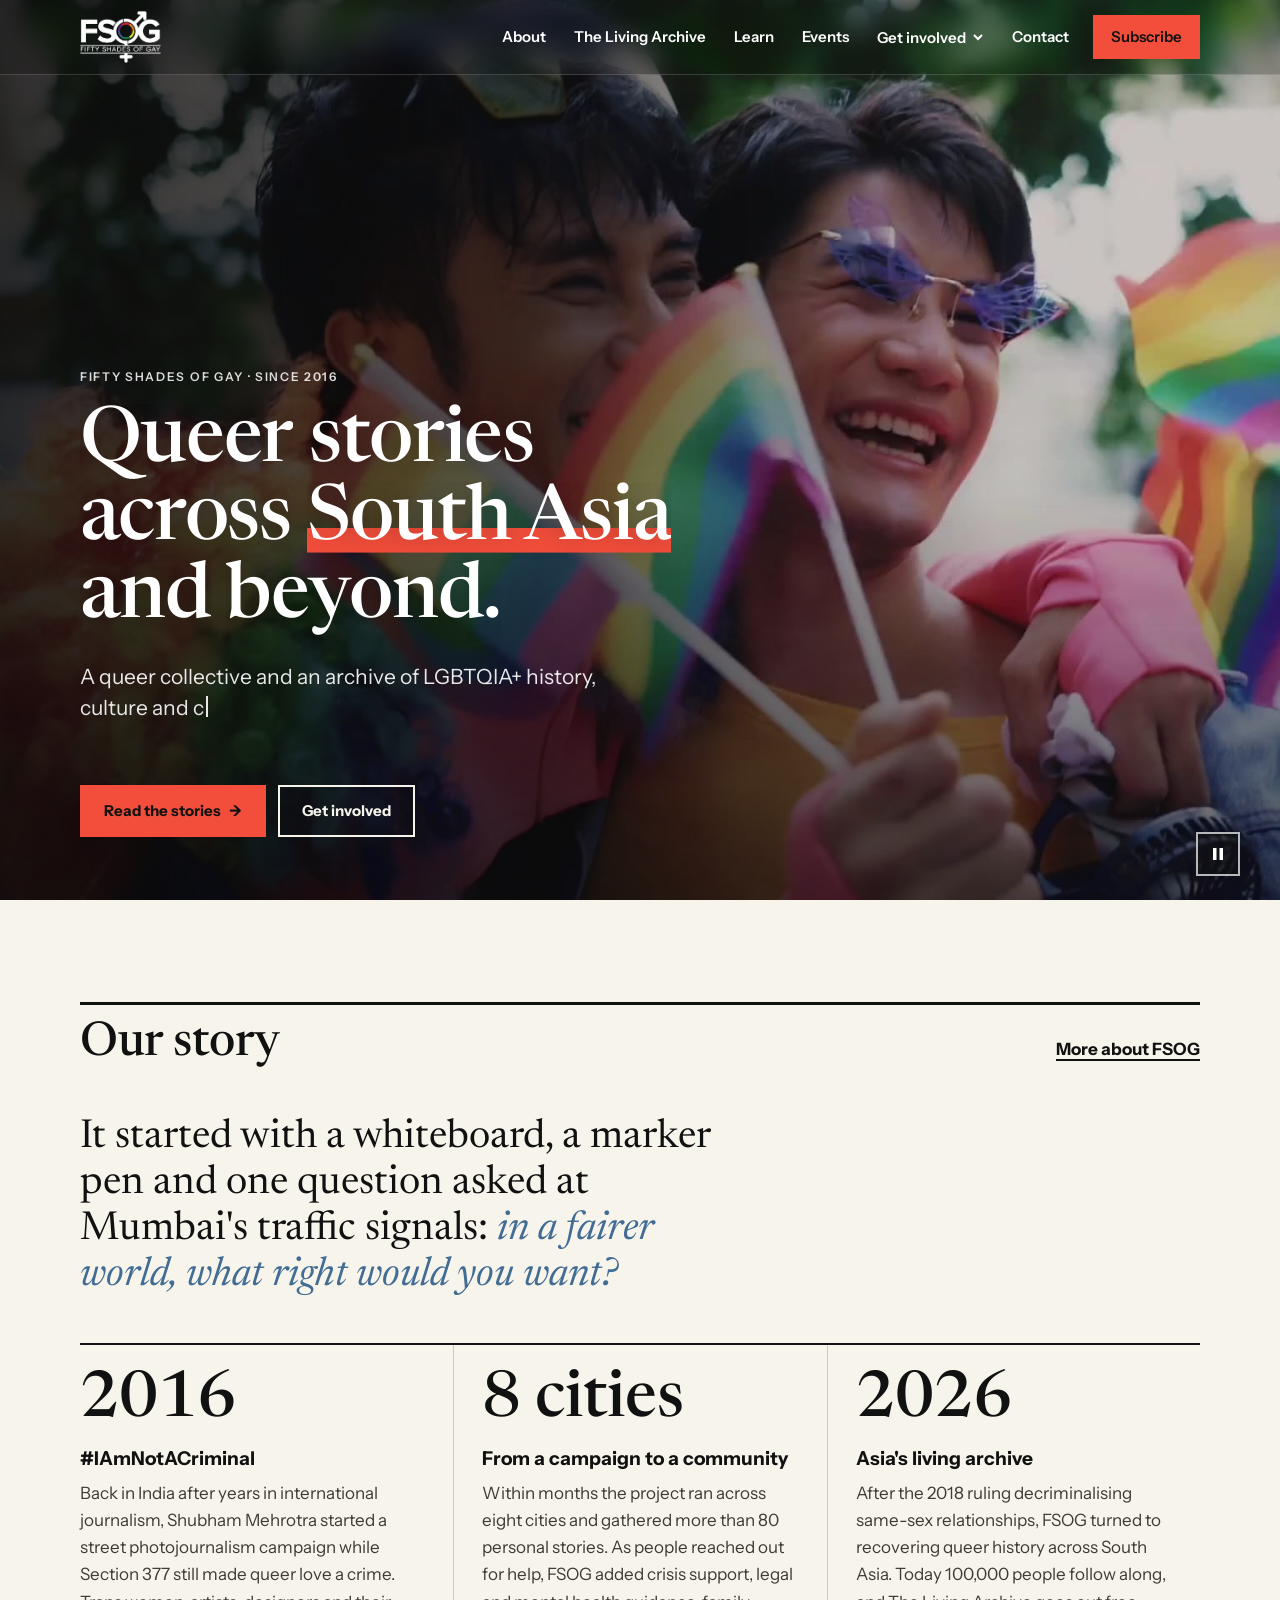
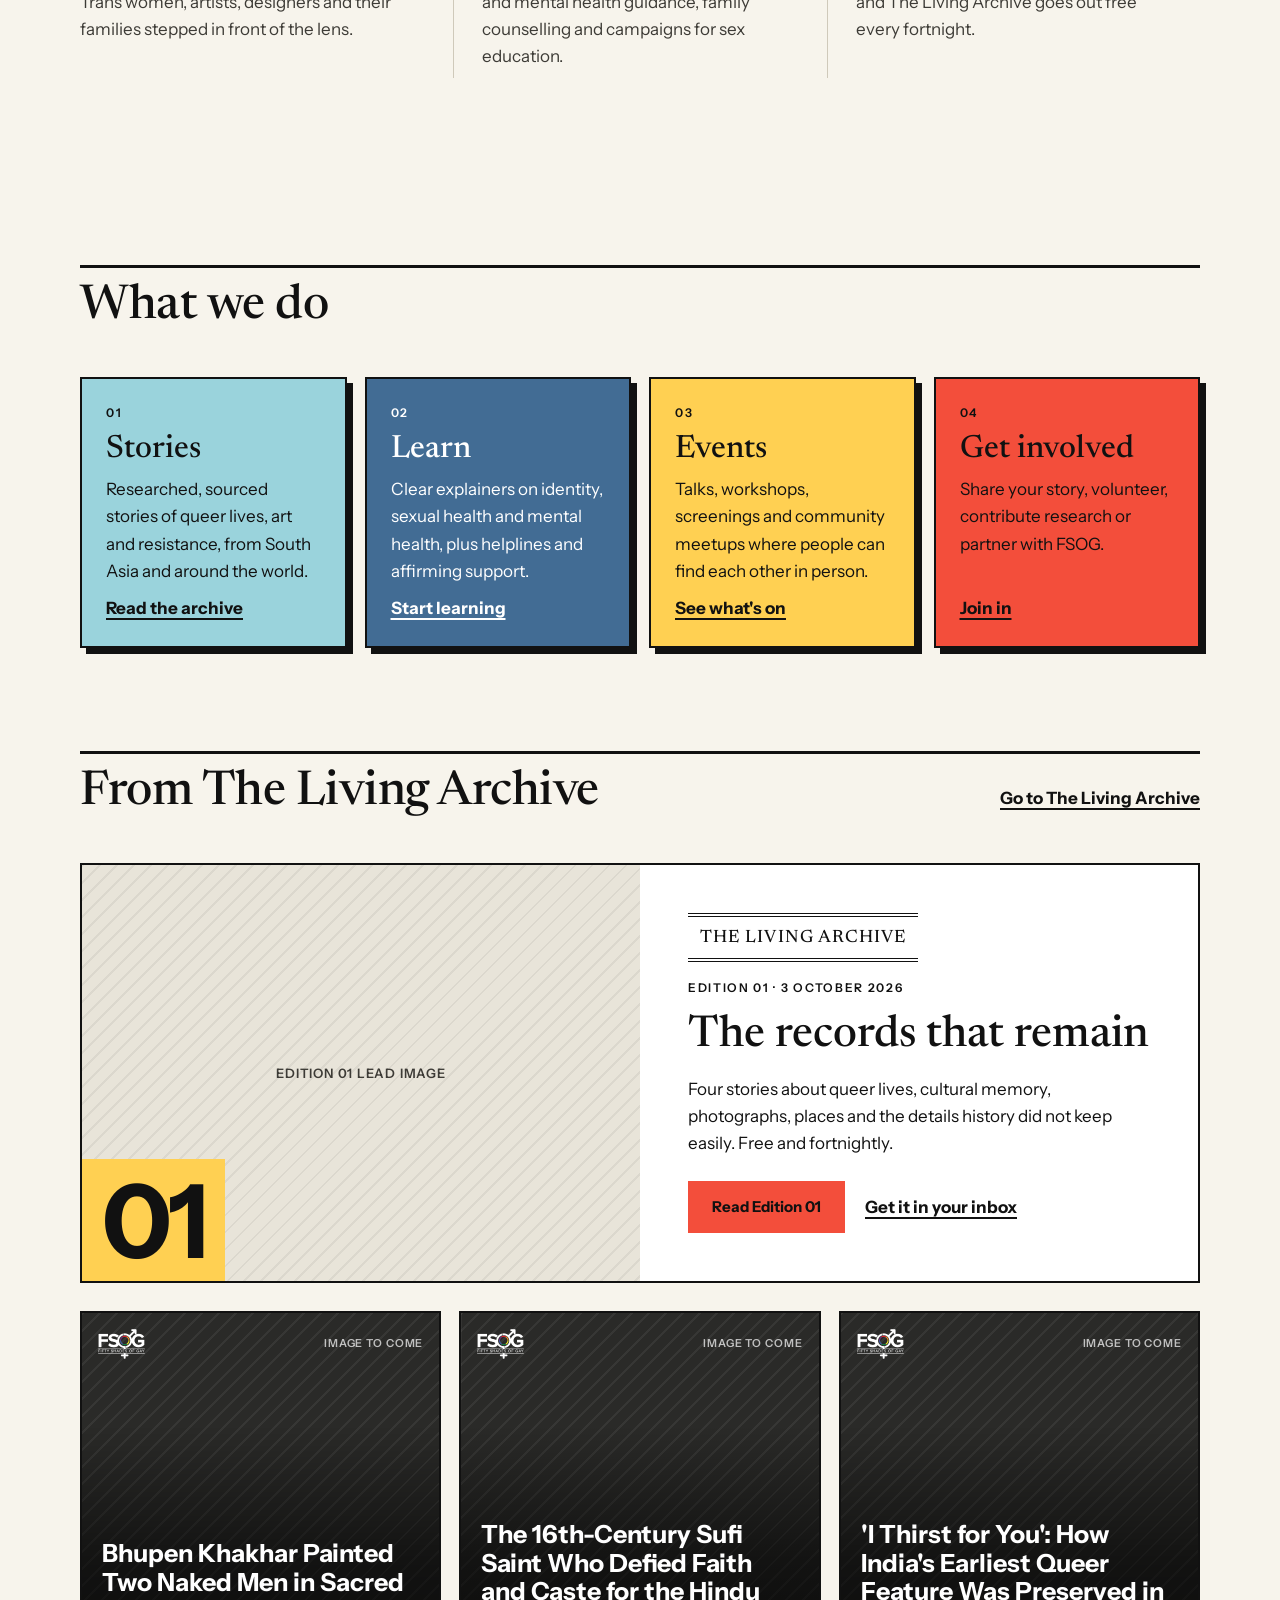
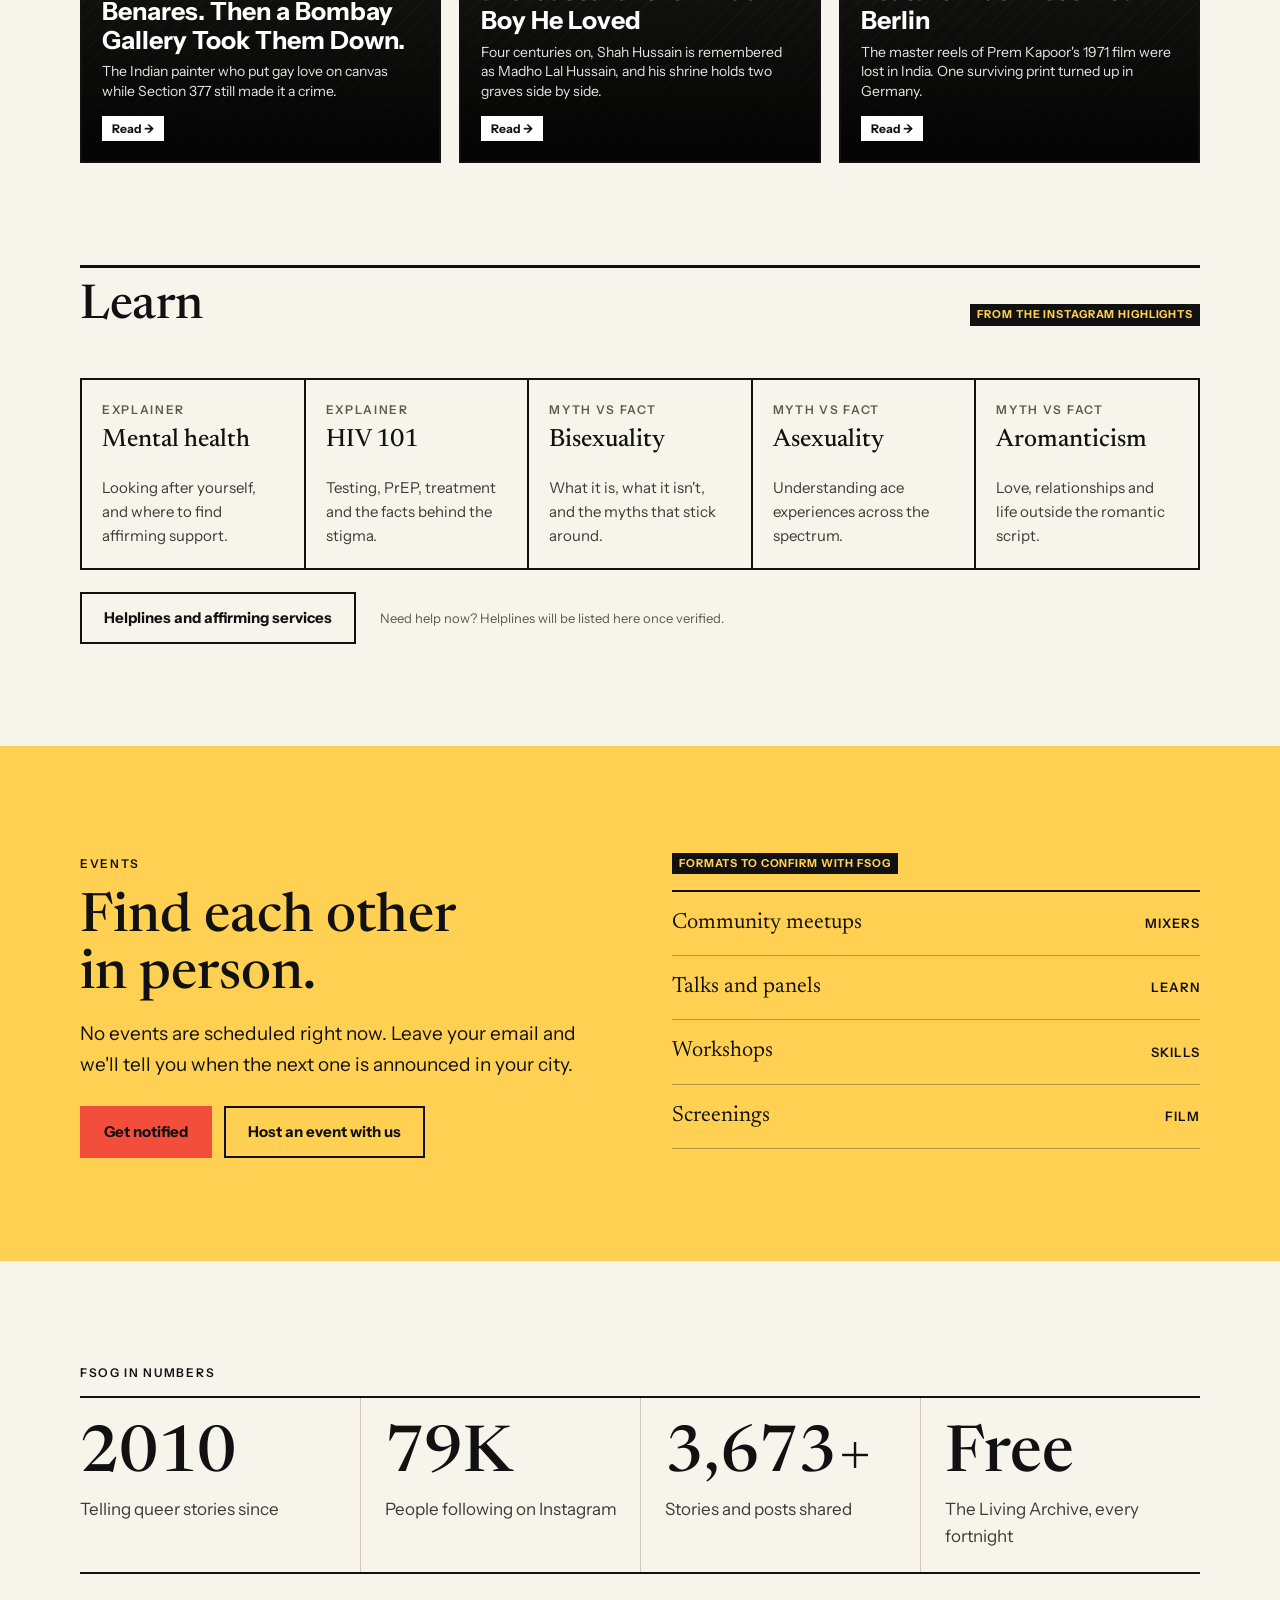
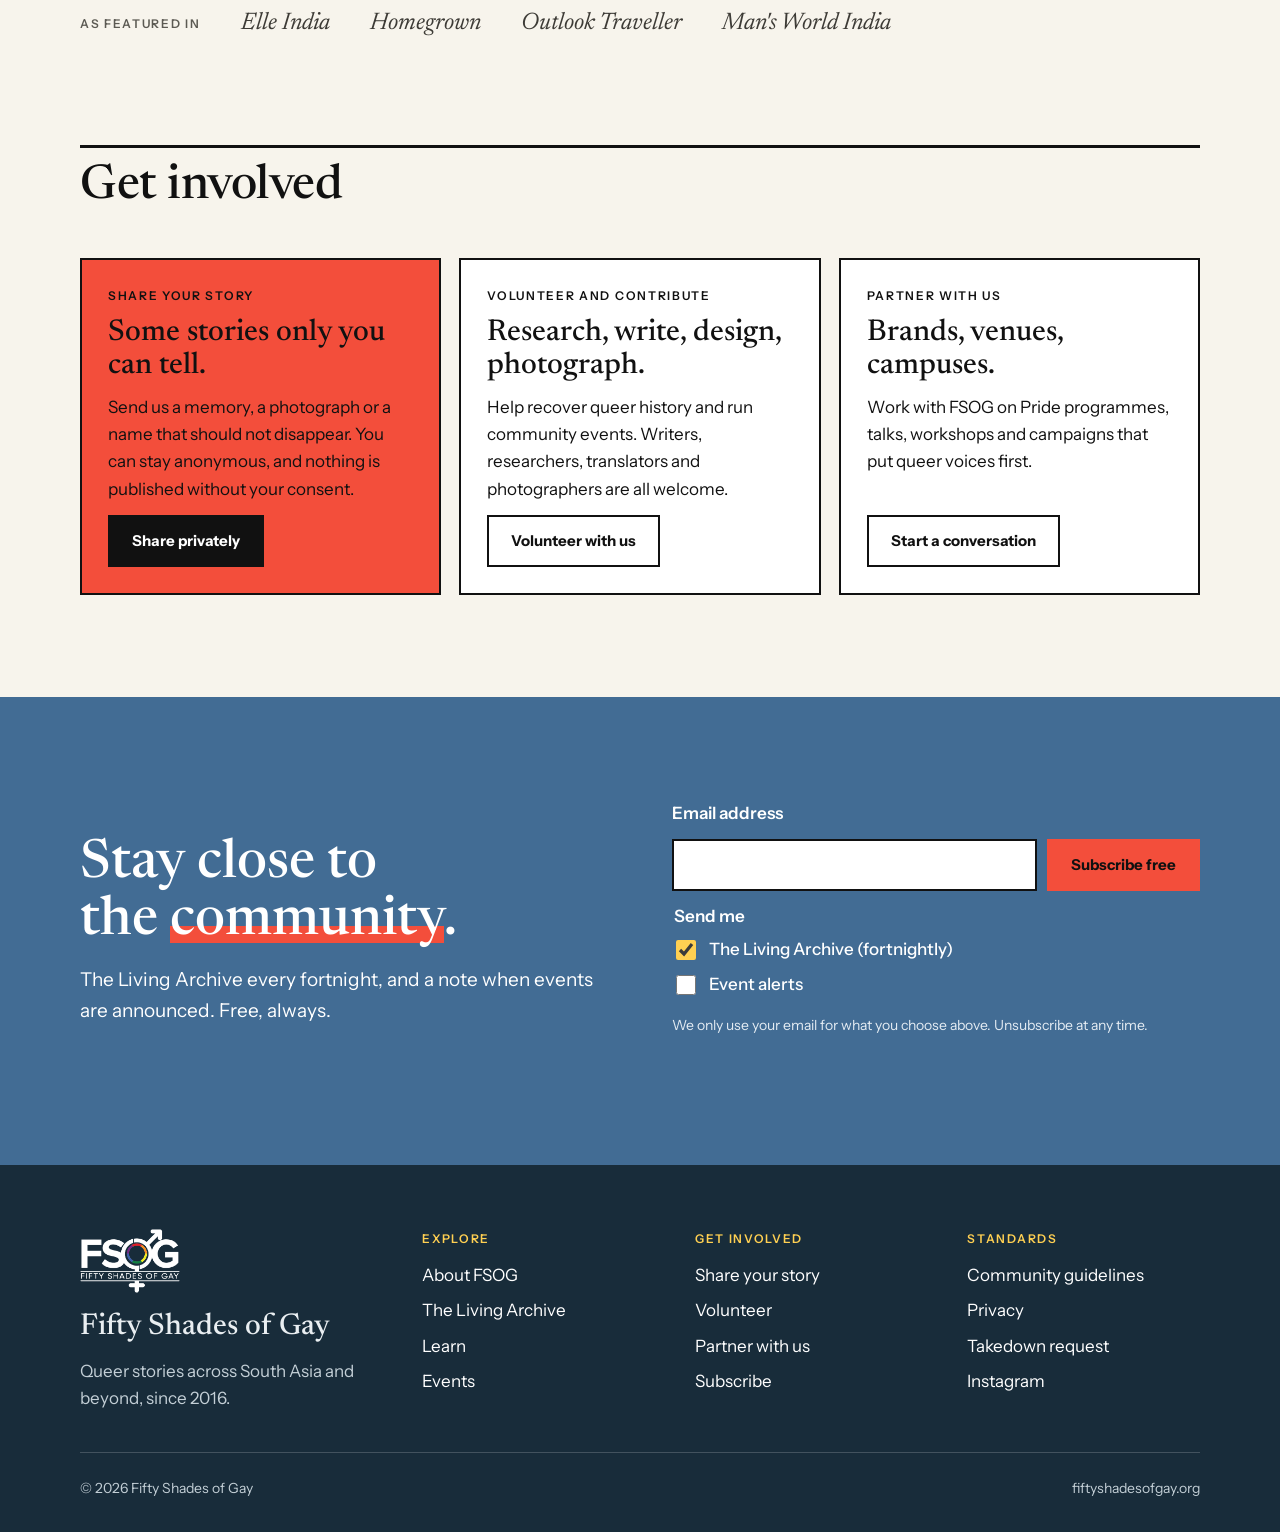
<file: index.html>
<!DOCTYPE html>
<html lang="en-GB">
<head>
<meta charset="UTF-8">
<meta name="viewport" content="width=device-width, initial-scale=1">
<title>Fifty Shades of Gay (FSOG)</title>
<meta name="description" content="Fifty Shades of Gay: queer stories across South Asia and beyond, since 2016. A queer collective and archive of LGBTQIA+ history, culture and community.">
<link rel="preconnect" href="https://fonts.googleapis.com">
<link rel="preconnect" href="https://fonts.gstatic.com" crossorigin>
<link rel="stylesheet" href="https://fonts.googleapis.com/css2?family=Instrument+Sans:wght@400;500;600;700&family=Newsreader:ital,opsz,wght@0,6..72,400;0,6..72,500;0,6..72,600;1,6..72,400;1,6..72,500&display=swap">
<link rel="stylesheet" href="living-archive/assets/site.css">
<script>
  // turn on motion styles before first paint, unless the visitor prefers reduced motion
  if (!window.matchMedia('(prefers-reduced-motion: reduce)').matches && 'IntersectionObserver' in window) document.documentElement.classList.add('js');
</script>
<link rel="stylesheet" href="living-archive/assets/fsog.css">
</head>
<body class="site home">
<div class="progress" aria-hidden="true"></div>

<a class="skip-link" href="#main">Skip to content</a>

<header class="site-header over-hero">
  <div class="wrap header-inner">
    <a class="brand" href="index.html" aria-label="Fifty Shades of Gay, home">
      <img class="logo-dark" src="living-archive/assets/fsog-logo.png" width="746" height="476" alt="FSOG, Fifty Shades of Gay">
      <img class="logo-light" src="living-archive/assets/fsog-logo-white.png" width="746" height="476" alt="">
    </a>

    <nav class="primary-nav" aria-label="Main">
      <ul>
        <li><a href="about.html">About</a></li>
        <li><a href="living-archive/index.html">The Living Archive</a></li>
        <li><a href="#learn">Learn</a></li>
        <li><a href="#events">Events</a></li>
        <li class="has-dropdown">
          <button class="nav-toggle" type="button" aria-expanded="false" aria-controls="get-involved">
            Get involved
            <svg width="12" height="12" viewBox="0 0 12 12" aria-hidden="true"><path d="M2 4l4 4 4-4" fill="none" stroke="currentColor" stroke-width="2"/></svg>
          </button>
          <ul class="dropdown" id="get-involved" hidden>
            <li><a href="#involved">Share your story</a></li>
            <li><a href="#involved">Volunteer and contribute</a></li>
            <li><a href="#involved">Partner with us</a></li>
            <li><a href="#involved">Support FSOG</a></li>
          </ul>
        </li>
        <li><a href="#contact">Contact</a></li>
        <li><a class="nav-subscribe" href="#subscribe">Subscribe</a></li>
      </ul>
    </nav>

    <button class="menu-button" type="button" aria-expanded="false" aria-controls="mobile-menu">Menu</button>
  </div>
</header>

<div class="mobile-menu" id="mobile-menu" role="dialog" aria-modal="true" aria-label="Menu" hidden>
  <div class="mobile-menu-top">
    <img src="living-archive/assets/fsog-logo.png" width="746" height="476" alt="FSOG" style="height:40px;width:auto">
    <button class="menu-button menu-close" type="button" style="display:inline-flex">Close</button>
  </div>
  <ul>
    <li><a href="about.html">About</a></li>
    <li><a href="living-archive/index.html">The Living Archive</a></li>
    <li><a href="#learn">Learn</a></li>
    <li><a href="#events">Events</a></li>
    <li><span class="menu-group">Get involved</span></li>
    <li class="sub"><a href="#involved">Share your story</a></li>
    <li class="sub"><a href="#involved">Volunteer and contribute</a></li>
    <li class="sub"><a href="#involved">Partner with us</a></li>
    <li class="sub"><a href="#involved">Support FSOG</a></li>
    <li><a href="#contact">Contact</a></li>
  </ul>
  <a class="btn btn-primary" href="#subscribe">Subscribe free</a>
</div>

<main id="main">

  <!-- 1. Hero: looping background video -->
  <section class="video-hero" data-hero aria-labelledby="home-title">
    <div class="video-hero-media" aria-hidden="true">
      <video class="hero-video" autoplay muted loop playsinline disablepictureinpicture preload="auto"
             poster="living-archive/assets/video/fsog-hero-poster.jpg">
        <source src="living-archive/assets/video/fsog-hero-1080.mp4" type="video/mp4" media="(min-width: 768px)">
        <source src="living-archive/assets/video/fsog-hero-540.mp4" type="video/mp4">
      </video>
    </div>
    <div class="wrap video-hero-inner">
      <div class="video-hero-copy">
        <span class="label">Fifty Shades of Gay · Since 2016</span>
        <h1 id="home-title" class="split" aria-label="Queer stories across South Asia and beyond."><span aria-hidden="true">Queer <span class="rotator"><span class="on">stories</span><span class="no-js-hide">history</span><span class="no-js-hide">culture</span><span class="no-js-hide">lives</span></span> across <span class="mark">South Asia</span> and beyond.</span></h1>
        <p class="promise typed">A queer collective and an archive of LGBTQIA+ history, culture and community, built with more than 100,000 people.</p>
        <div class="hero-actions">
          <a class="btn btn-primary magnetic" href="living-archive/index.html">Read the stories <span class="arr" aria-hidden="true">→</span></a>
          <a class="btn btn-on-dark" href="#involved">Get involved</a>
        </div>
      </div>
    </div>
    <button class="video-toggle" type="button" aria-pressed="false" aria-label="Pause background video">
      <svg class="i-pause" width="14" height="14" viewBox="0 0 14 14" aria-hidden="true"><rect x="2" y="1" width="3.5" height="12" fill="currentColor"/><rect x="8.5" y="1" width="3.5" height="12" fill="currentColor"/></svg>
      <svg class="i-play" width="14" height="14" viewBox="0 0 14 14" aria-hidden="true"><path d="M3 1l10 6-10 6z" fill="currentColor"/></svg>
    </button>
  </section>

  <!-- 2. Our story (summary; the full journey lives on about.html) -->
  <section class="section" id="about" aria-labelledby="story-title">
    <div class="wrap">
      <div class="section-head">
        <h2 class="section-title" id="story-title">Our story</h2>
        <a class="text-link" href="about.html">More about FSOG</a>
      </div>
      <p class="story-lede" data-reveal>It started with a whiteboard, a marker pen and one question asked at Mumbai's traffic signals: <em>in a fairer world, what right would you want?</em></p>
      <div class="timeline" data-stagger>
        <ol>
          <li>
            <span class="year">2016</span>
            <h3>#IAmNotACriminal</h3>
            <p>Back in India after years in international journalism, Shubham Mehrotra started a street photojournalism campaign while Section 377 still made queer love a crime. Trans women, artists, designers and their families stepped in front of the lens.</p>
          </li>
          <li>
            <span class="year">8 cities</span>
            <h3>From a campaign to a community</h3>
            <p>Within months the project ran across eight cities and gathered more than 80 personal stories. As people reached out for help, FSOG added crisis support, legal and mental health guidance, family counselling and campaigns for sex education.</p>
          </li>
          <li>
            <span class="year">2026</span>
            <h3>Asia's living archive</h3>
            <p>After the 2018 ruling decriminalising same-sex relationships, FSOG turned to recovering queer history across South Asia. Today 100,000 people follow along, and The Living Archive goes out free every fortnight.</p>
          </li>
        </ol>
      </div>
      <div class="story-foot" data-reveal>
        <a class="btn btn-ghost" href="about.html">See the whole journey <span class="arr" aria-hidden="true">→</span></a>
      </div>
    </div>
  </section>

  <!-- 3. What we do -->
  <section class="section" style="padding-top:0" aria-labelledby="do-title">
    <div class="wrap">
      <div class="section-head">
        <h2 class="section-title" id="do-title">What we do</h2>
      </div>
      <div data-stagger class="pillars">
        <a class="pillar t-powder" href="living-archive/index.html">
          <span class="label">01</span>
          <h3>Stories</h3>
          <p>Researched, sourced stories of queer lives, art and resistance, from South Asia and around the world.</p>
          <span class="go">Read the archive</span>
        </a>
        <a class="pillar t-slate" href="#learn">
          <span class="label">02</span>
          <h3>Learn</h3>
          <p>Clear explainers on identity, sexual health and mental health, plus helplines and affirming support.</p>
          <span class="go">Start learning</span>
        </a>
        <a class="pillar t-yellow" href="#events">
          <span class="label">03</span>
          <h3>Events</h3>
          <p>Talks, workshops, screenings and community meetups where people can find each other in person.</p>
          <span class="go">See what's on</span>
        </a>
        <a class="pillar t-red" href="#involved">
          <span class="label">04</span>
          <h3>Get involved</h3>
          <p>Share your story, volunteer, contribute research or partner with FSOG.</p>
          <span class="go">Join in</span>
        </a>
      </div>
    </div>
  </section>

  <!-- 4. From The Living Archive -->
  <section class="section" style="padding-top:0" aria-labelledby="archive-title">
    <div class="wrap">
      <div class="section-head">
        <h2 class="section-title" id="archive-title">From The Living Archive</h2>
        <a class="text-link" href="living-archive/index.html">Go to The Living Archive</a>
      </div>

      <article class="archive-feature" data-reveal="zoom">
        <div class="media">
          <div class="img-placeholder">Edition 01 lead image</div>
          <span class="num" aria-hidden="true">01</span>
        </div>
        <div class="body">
          <span class="mini-mast">The Living Archive</span>
          <span class="label">Edition 01 · 3 October 2026</span>
          <h3>The records that remain</h3>
          <p>Four stories about queer lives, cultural memory, photographs, places and the details history did not keep easily. Free and fortnightly.</p>
          <div class="actions">
            <a class="btn btn-primary" href="living-archive/edition-01.html">Read Edition 01</a>
            <a class="text-link" href="#subscribe">Get it in your inbox</a>
          </div>
        </div>
      </article>

      <div data-stagger class="post-cards">
        <a class="post-card" href="living-archive/story.html">
          <img class="badge" src="living-archive/assets/fsog-logo-white.png" width="746" height="476" alt="">
          <span class="ph">Image to come</span>
          <h3>Bhupen Khakhar Painted Two Naked Men in Sacred Benares. Then a Bombay Gallery Took Them Down.</h3>
          <p>The Indian painter who put gay love on canvas while Section 377 still made it a crime.</p>
          <span class="go">Read →</span>
        </a>
        <a class="post-card" href="living-archive/story.html">
          <img class="badge" src="living-archive/assets/fsog-logo-white.png" width="746" height="476" alt="">
          <span class="ph">Image to come</span>
          <h3>The 16th-Century Sufi Saint Who Defied Faith and Caste for the Hindu Boy He Loved</h3>
          <p>Four centuries on, Shah Hussain is remembered as Madho Lal Hussain, and his shrine holds two graves side by side.</p>
          <span class="go">Read →</span>
        </a>
        <a class="post-card" href="living-archive/story.html">
          <img class="badge" src="living-archive/assets/fsog-logo-white.png" width="746" height="476" alt="">
          <span class="ph">Image to come</span>
          <h3>'I Thirst for You': How India's Earliest Queer Feature Was Preserved in Berlin</h3>
          <p>The master reels of Prem Kapoor's 1971 film were lost in India. One surviving print turned up in Germany.</p>
          <span class="go">Read →</span>
        </a>
      </div>
    </div>
  </section>

  <!-- 5. Learn -->
  <section class="section" id="learn" style="padding-top:0" aria-labelledby="learn-title">
    <div class="wrap">
      <div class="section-head">
        <h2 class="section-title" id="learn-title">Learn</h2>
        <span class="placeholder-flag">From the Instagram highlights</span>
      </div>
      <nav data-stagger class="learn-grid" aria-label="Explainers">
        <a href="#learn"><span class="label">Explainer</span><h3>Mental health</h3><p>Looking after yourself, and where to find affirming support.</p></a>
        <a href="#learn"><span class="label">Explainer</span><h3>HIV 101</h3><p>Testing, PrEP, treatment and the facts behind the stigma.</p></a>
        <a href="#learn"><span class="label">Myth vs fact</span><h3>Bisexuality</h3><p>What it is, what it isn't, and the myths that stick around.</p></a>
        <a href="#learn"><span class="label">Myth vs fact</span><h3>Asexuality</h3><p>Understanding ace experiences across the spectrum.</p></a>
        <a href="#learn"><span class="label">Myth vs fact</span><h3>Aromanticism</h3><p>Love, relationships and life outside the romantic script.</p></a>
      </nav>
      <div class="learn-foot" data-reveal>
        <a class="btn btn-ghost" href="#learn">Helplines and affirming services</a>
        <span class="credit" style="margin:0">Need help now? Helplines will be listed here once verified.</span>
      </div>
    </div>
  </section>

  <!-- 6. Events -->
  <section class="section events" id="events" aria-labelledby="events-title">
    <div class="wrap events-grid">
      <div data-reveal="left">
        <span class="label">Events</span>
        <h2 id="events-title" style="margin-top:14px">Find each other in person.</h2>
        <p class="lede">No events are scheduled right now. Leave your email and we'll tell you when the next one is announced in your city.</p>
        <div class="actions">
          <a class="btn btn-primary" href="#subscribe">Get notified</a>
          <a class="btn btn-ghost" href="#involved">Host an event with us</a>
        </div>
      </div>
      <div data-reveal="right">
        <span class="placeholder-flag">Formats to confirm with FSOG</span>
        <ul class="formats" style="margin-top:14px">
          <li>Community meetups <span>Mixers</span></li>
          <li>Talks and panels <span>Learn</span></li>
          <li>Workshops <span>Skills</span></li>
          <li>Screenings <span>Film</span></li>
        </ul>
      </div>
    </div>
  </section>

  <!-- 7. Numbers and press -->
  <section class="section" aria-labelledby="numbers-title">
    <div class="wrap">
      <h2 class="label" id="numbers-title" style="margin:0 0 14px">FSOG in numbers</h2>
      <div data-stagger class="numbers">
        <div><strong data-count="2016" data-from="1990">2016</strong><span>Telling queer stories since</span></div>
        <div><strong data-count="101" data-suffix="K">101K</strong><span>People following on Instagram</span></div>
        <div><strong data-count="4700" data-suffix="+">4,700+</strong><span>Stories and posts shared</span></div>
        <div><strong>Free</strong><span>The Living Archive, every fortnight</span></div>
      </div>
      <div class="press" data-reveal>
        <span class="label">As featured in</span>
        <ul>
          <li>Elle India</li>
          <li>Homegrown</li>
          <li>Outlook Traveller</li>
          <li>Man's World India</li>
        </ul>
      </div>
    </div>
  </section>

  <!-- 8. Get involved -->
  <section class="section" id="involved" style="padding-top:0" aria-labelledby="involved-title">
    <div class="wrap">
      <div class="section-head">
        <h2 class="section-title" id="involved-title">Get involved</h2>
      </div>
      <div data-stagger class="involve">
        <article>
          <span class="label">Share your story</span>
          <h3>Some stories only you can tell.</h3>
          <p>Send us a memory, a photograph or a name that should not disappear. You can stay anonymous, and nothing is published without your consent.</p>
          <a class="btn btn-primary" href="#involved">Share privately</a>
        </article>
        <article>
          <span class="label">Volunteer and contribute</span>
          <h3>Research, write, design, photograph.</h3>
          <p>Help recover queer history and run community events. Writers, researchers, translators and photographers are all welcome.</p>
          <a class="btn btn-ghost" href="#involved">Volunteer with us</a>
        </article>
        <article>
          <span class="label">Partner with us</span>
          <h3>Brands, venues, campuses.</h3>
          <p>Work with FSOG on Pride programmes, talks, workshops and campaigns that put queer voices first.</p>
          <a class="btn btn-ghost" href="#contact">Start a conversation</a>
        </article>
      </div>
    </div>
  </section>

  <!-- 9. Subscribe -->
  <section class="section subscribe" id="subscribe" aria-labelledby="subscribe-title">
    <div class="wrap subscribe-grid">
      <div>
        <h2 id="subscribe-title" data-reveal>Stay close to the <span class="mark">community</span>.</h2>
        <p class="lede" data-reveal style="--i:1">The Living Archive every fortnight, and a note when events are announced. Free, always.</p>
      </div>
      <form data-demo novalidate>
        <label for="sub-email">Email address</label>
        <div class="field-row">
          <input type="email" id="sub-email" name="email" autocomplete="email" required>
          <button class="btn btn-primary" type="submit">Subscribe free</button>
        </div>
        <fieldset>
          <legend>Send me</legend>
          <label class="check"><input type="checkbox" name="list" value="archive" checked> The Living Archive (fortnightly)</label>
          <label class="check"><input type="checkbox" name="list" value="events"> Event alerts</label>
        </fieldset>
        <p class="privacy">We only use your email for what you choose above. Unsubscribe at any time.</p>
        <p class="form-status" role="status" aria-live="polite"></p>
      </form>
    </div>
  </section>

</main>

<footer class="site-footer" id="contact">
  <div class="wrap">
    <div class="footer-top">
      <div class="footer-brand">
        <img class="footer-logo" src="living-archive/assets/fsog-logo-white.png" width="746" height="476" alt="FSOG, Fifty Shades of Gay">
        <p class="footer-mast">Fifty Shades of Gay</p>
        <p class="footer-line">Queer stories across South Asia and beyond, since 2016.</p>
      </div>
      <div class="footer-col">
        <h2 class="label">Explore</h2>
        <ul>
          <li><a href="about.html">About FSOG</a></li>
          <li><a href="living-archive/index.html">The Living Archive</a></li>
          <li><a href="#learn">Learn</a></li>
          <li><a href="#events">Events</a></li>
        </ul>
      </div>
      <div class="footer-col">
        <h2 class="label">Get involved</h2>
        <ul>
          <li><a href="#involved">Share your story</a></li>
          <li><a href="#involved">Volunteer</a></li>
          <li><a href="#involved">Partner with us</a></li>
          <li><a href="#subscribe">Subscribe</a></li>
        </ul>
      </div>
      <div class="footer-col">
        <h2 class="label">Standards</h2>
        <ul>
          <li><a href="#guidelines">Community guidelines</a></li>
          <li><a href="#privacy">Privacy</a></li>
          <li><a href="#takedown">Takedown request</a></li>
          <li><a href="https://www.instagram.com/50shadesofgayofficial/" rel="noopener">Instagram</a></li>
        </ul>
      </div>
    </div>
    <div class="footer-bottom">
      <span>&copy; 2026 Fifty Shades of Gay</span>
      <span>fiftyshadesofgay.org</span>
    </div>
  </div>
</footer>

<script src="living-archive/assets/site.js"></script>
<script src="living-archive/assets/fsog.js"></script>
<script>
// Hero video: play only while on screen and the tab is visible, honour reduced motion, and give a pause control.
(function () {
  var video = document.querySelector('.hero-video');
  var btn = document.querySelector('.video-toggle');
  if (!video) return;
  var userPaused = window.matchMedia('(prefers-reduced-motion: reduce)').matches;
  var onScreen = true;

  function sync() {
    var shouldPlay = !userPaused && onScreen && !document.hidden;
    if (shouldPlay && video.paused) { var p = video.play(); if (p && p.catch) p.catch(function () {}); }
    if (!shouldPlay && !video.paused) video.pause();
    btn.setAttribute('aria-pressed', String(userPaused));
    btn.setAttribute('aria-label', userPaused ? 'Play background video' : 'Pause background video');
  }

  btn.addEventListener('click', function () { userPaused = !userPaused; sync(); });
  document.addEventListener('visibilitychange', sync);
  if ('IntersectionObserver' in window) {
    new IntersectionObserver(function (entries) { onScreen = entries[0].isIntersecting; sync(); }).observe(video);
  }
  sync();
})();
</script>
<script>
// Home page motion: scroll reveals, headline effects, counters, parallax. Skipped entirely for reduced motion.
(function () {
  var reduce = window.matchMedia('(prefers-reduced-motion: reduce)').matches;
  if (reduce || !('IntersectionObserver' in window)) return;
  document.documentElement.classList.add('js');

  // stagger children of grouped blocks
  document.querySelectorAll('[data-stagger]').forEach(function (group) {
    var kids = group.matches('.timeline') ? group.querySelectorAll('li') : group.children;
    Array.prototype.forEach.call(kids, function (el, i) {
      el.setAttribute('data-reveal', el.getAttribute('data-reveal') || '');
      el.style.setProperty('--i', i);
    });
  });

  // split hero headline into words, keeping the rotator and highlight intact
  var h1 = document.querySelector('.split > span');
  var n = 0;
  (function wrap(node) {
    Array.prototype.slice.call(node.childNodes).forEach(function (c) {
      if (c.nodeType === 3) {
        var frag = document.createDocumentFragment();
        c.textContent.split(/(\s+)/).forEach(function (part) {
          if (!part) return;
          if (/^\s+$/.test(part)) { frag.appendChild(document.createTextNode(part)); return; }
          var w = document.createElement('span'); w.className = 'w';
          var inner = document.createElement('span'); inner.textContent = part; inner.style.setProperty('--i', n++);
          w.appendChild(inner); frag.appendChild(w);
        });
        node.replaceChild(frag, c);
      } else if (c.classList && (c.classList.contains('rotator') || c.classList.contains('mark'))) {
        var w = document.createElement('span'); w.className = 'w';
        var inner = document.createElement('span'); inner.style.setProperty('--i', n++);
        node.replaceChild(w, c); inner.appendChild(c); w.appendChild(inner);
      }
    });
  })(h1);

  var hero = document.querySelector('.split');
  requestAnimationFrame(function () {
    hero.classList.add('in');
  });

  // rotating word
  var words = document.querySelectorAll('.rotator > span');
  var cur = 0;
  setInterval(function () {
    var prev = words[cur];
    prev.classList.remove('on'); prev.classList.add('off');
    cur = (cur + 1) % words.length;
    words[cur].classList.remove('off'); words[cur].classList.add('on');
    setTimeout(function () { prev.classList.remove('off'); }, 500);
  }, 2400);

  // type the lede once the headline has landed
  var lede = document.querySelector('.typed');
  var full = lede.textContent;
  lede.setAttribute('aria-label', full);
  lede.textContent = '';
  var caret = document.createElement('span'); caret.className = 'caret'; caret.setAttribute('aria-hidden', 'true');
  var txt = document.createTextNode('');
  lede.appendChild(txt); lede.appendChild(caret);
  setTimeout(function type(i) {
    i = i || 0;
    txt.textContent = full.slice(0, i);
    if (i < full.length) setTimeout(function () { type(i + 1); }, 18);
    else setTimeout(function () { caret.remove(); }, 1800);
  }, 900);

  // count-up numbers
  function count(el) {
    var to = +el.dataset.count, from = +(el.dataset.from || 0), suf = el.dataset.suffix || '';
    var t0 = performance.now(), dur = 1600;
    (function tick(now) {
      var p = Math.min(1, (now - t0) / dur), e = 1 - Math.pow(1 - p, 3);
      var v = Math.round(from + (to - from) * e);
      el.textContent = (to >= 1000 && to !== 2016 ? v.toLocaleString('en-IN') : v) + suf;
      if (p < 1) requestAnimationFrame(tick);
    })(t0);
  }

  // one observer for reveals, rules, highlights and counters
  var io = new IntersectionObserver(function (entries) {
    entries.forEach(function (e) {
      if (!e.isIntersecting) return;
      var el = e.target;
      el.classList.add('in');
      if (el.dataset.count) count(el);
      // once revealed, hand the element back to its own hover transitions
      if (el.hasAttribute('data-reveal')) setTimeout(function () { el.removeAttribute('data-reveal'); }, 1400);
      io.unobserve(el);
    });
  }, { rootMargin: '0px 0px -12% 0px', threshold: 0.12 });
  document.querySelectorAll('[data-reveal], .section-head, .timeline, .mark:not(.split .mark), [data-count]').forEach(function (el) { io.observe(el); });

  // reading progress bar (transform only, one write per frame)
  var bar = document.querySelector('.progress');
  var ticking = false;
  function onScroll() {
    var h = document.documentElement;
    bar.style.setProperty('--p', h.scrollTop / Math.max(1, h.scrollHeight - h.clientHeight));
    ticking = false;
  }
  window.addEventListener('scroll', function () { if (!ticking) { ticking = true; requestAnimationFrame(onScroll); } }, { passive: true });
  onScroll();

  // magnetic primary buttons for mouse users
  if (window.matchMedia('(hover: hover) and (pointer: fine)').matches) {
    document.querySelectorAll('.magnetic').forEach(function (b) {
      b.addEventListener('mousemove', function (e) {
        var r = b.getBoundingClientRect();
        b.style.transform = 'translate(' + ((e.clientX - r.left - r.width / 2) * 0.18) + 'px,' + ((e.clientY - r.top - r.height / 2) * 0.3) + 'px)';
      });
      b.addEventListener('mouseleave', function () { b.style.transform = ''; });
    });
  }
})();
</script>
</body>
</html>
</file>
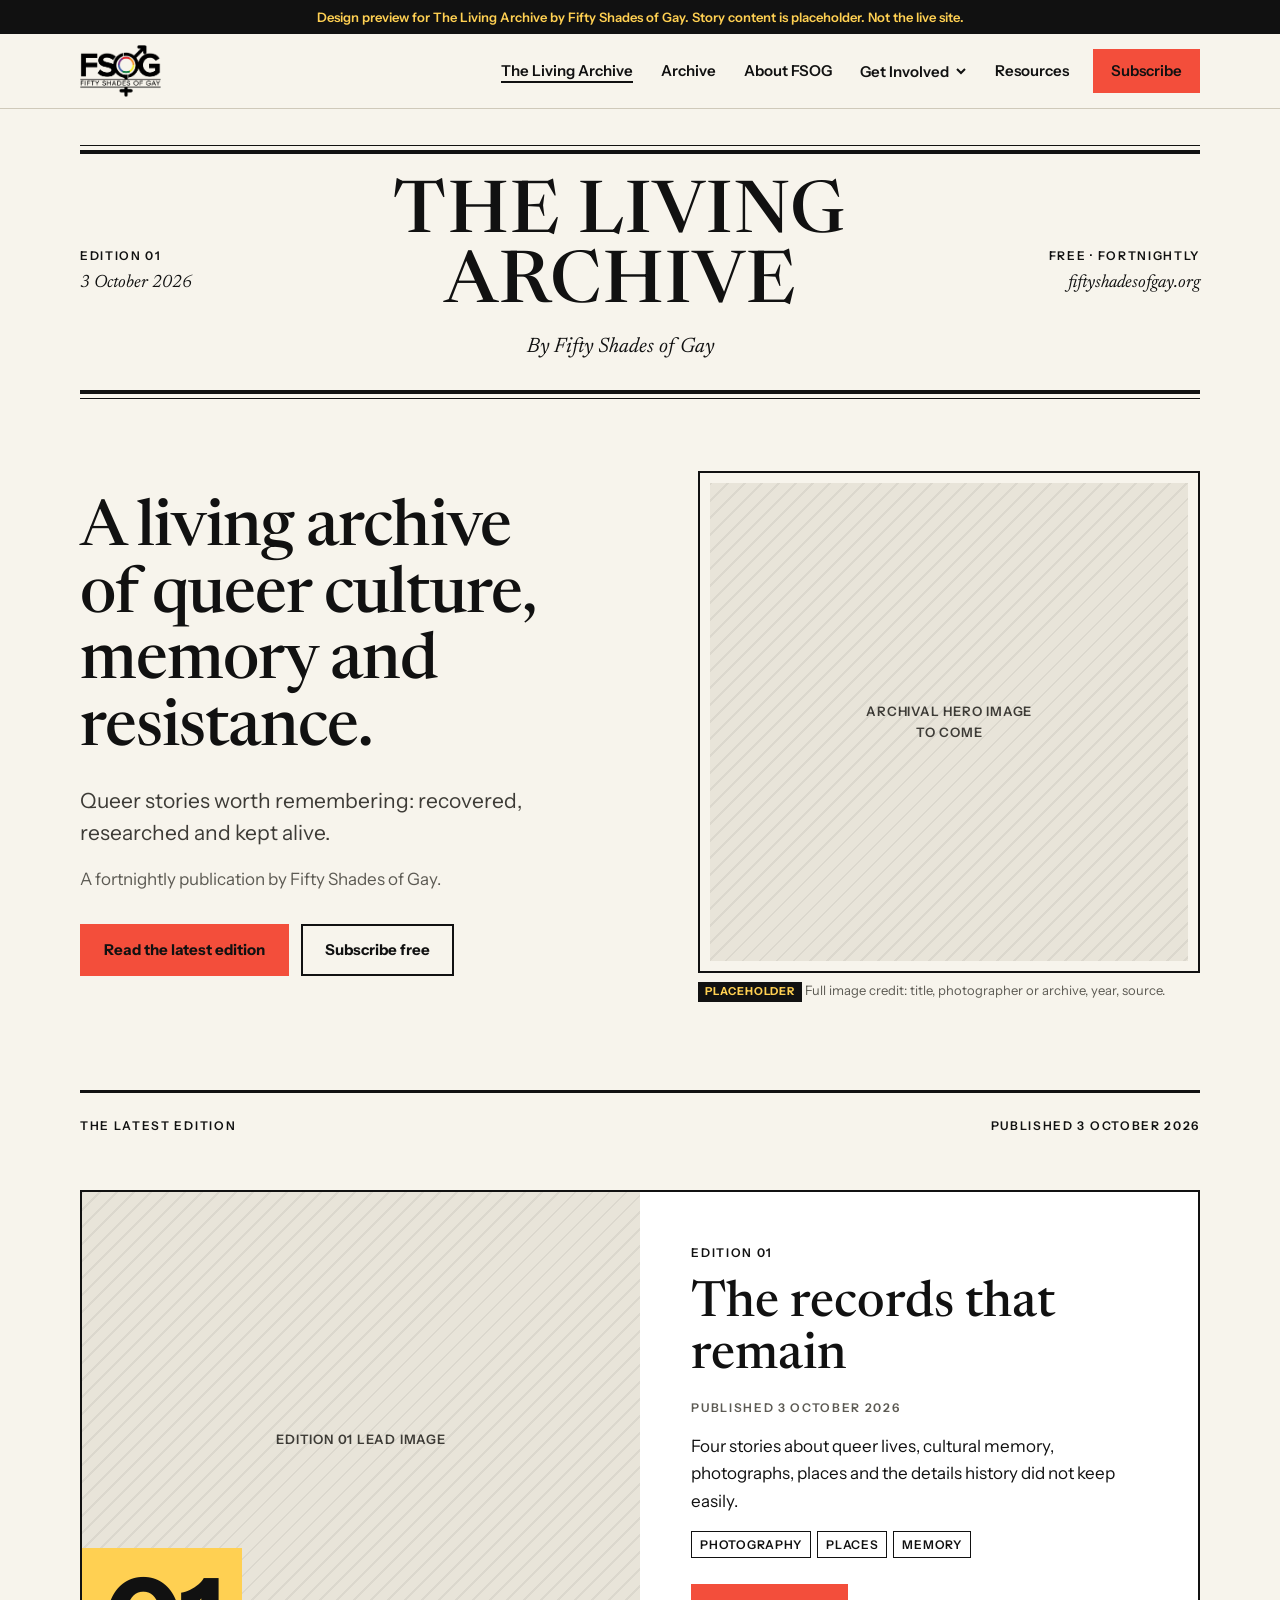
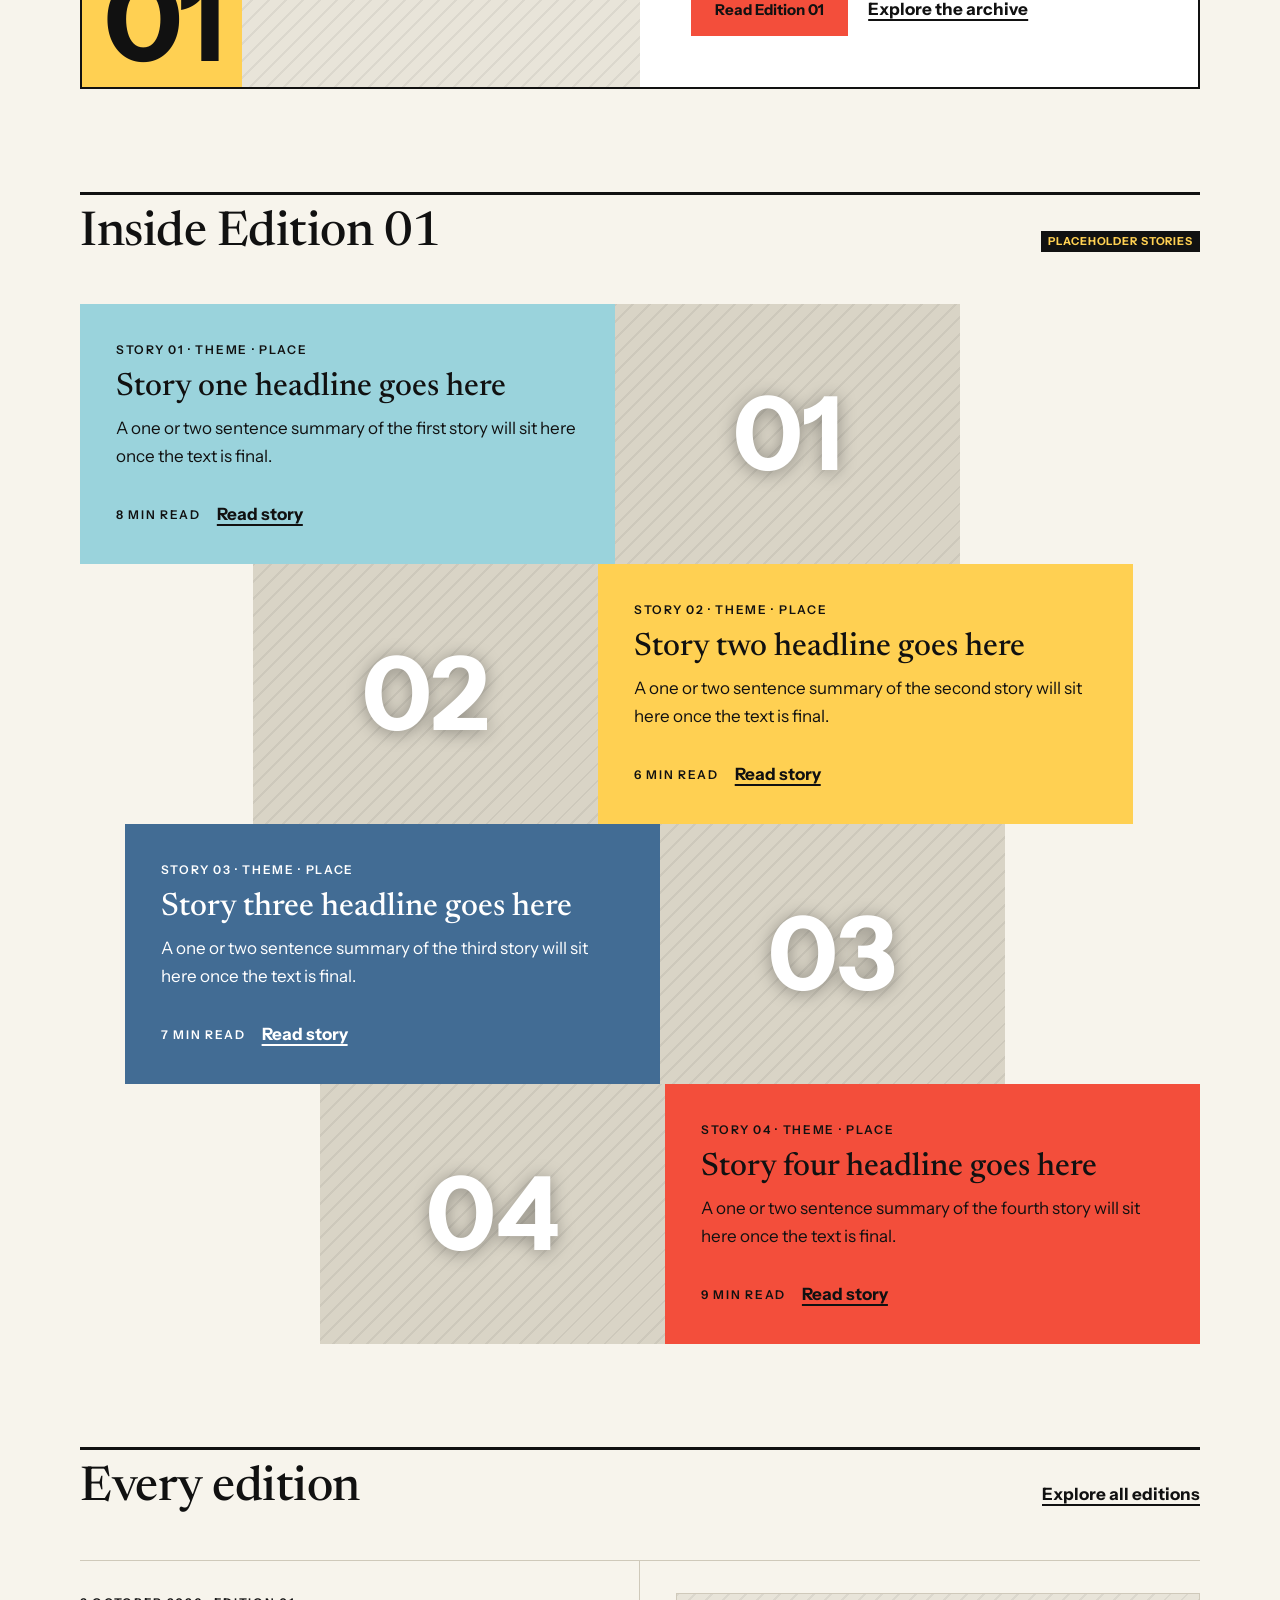
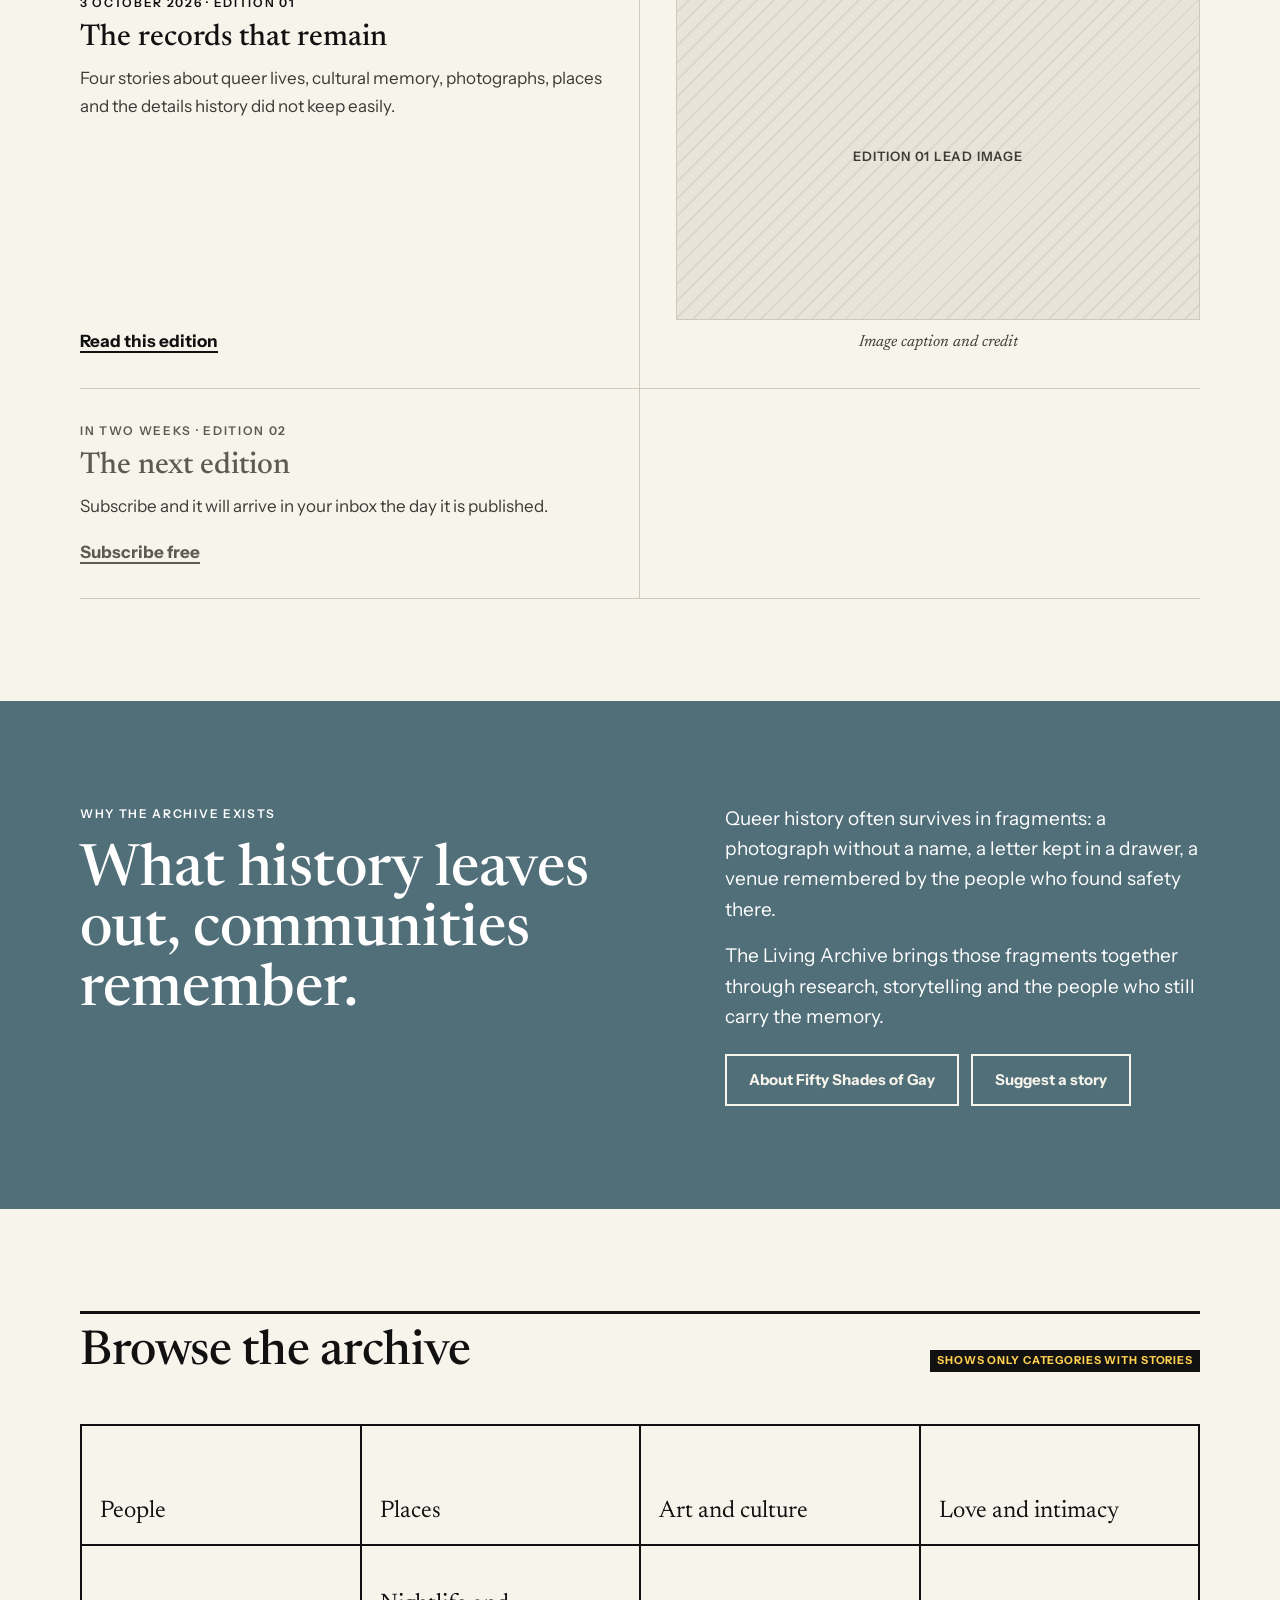
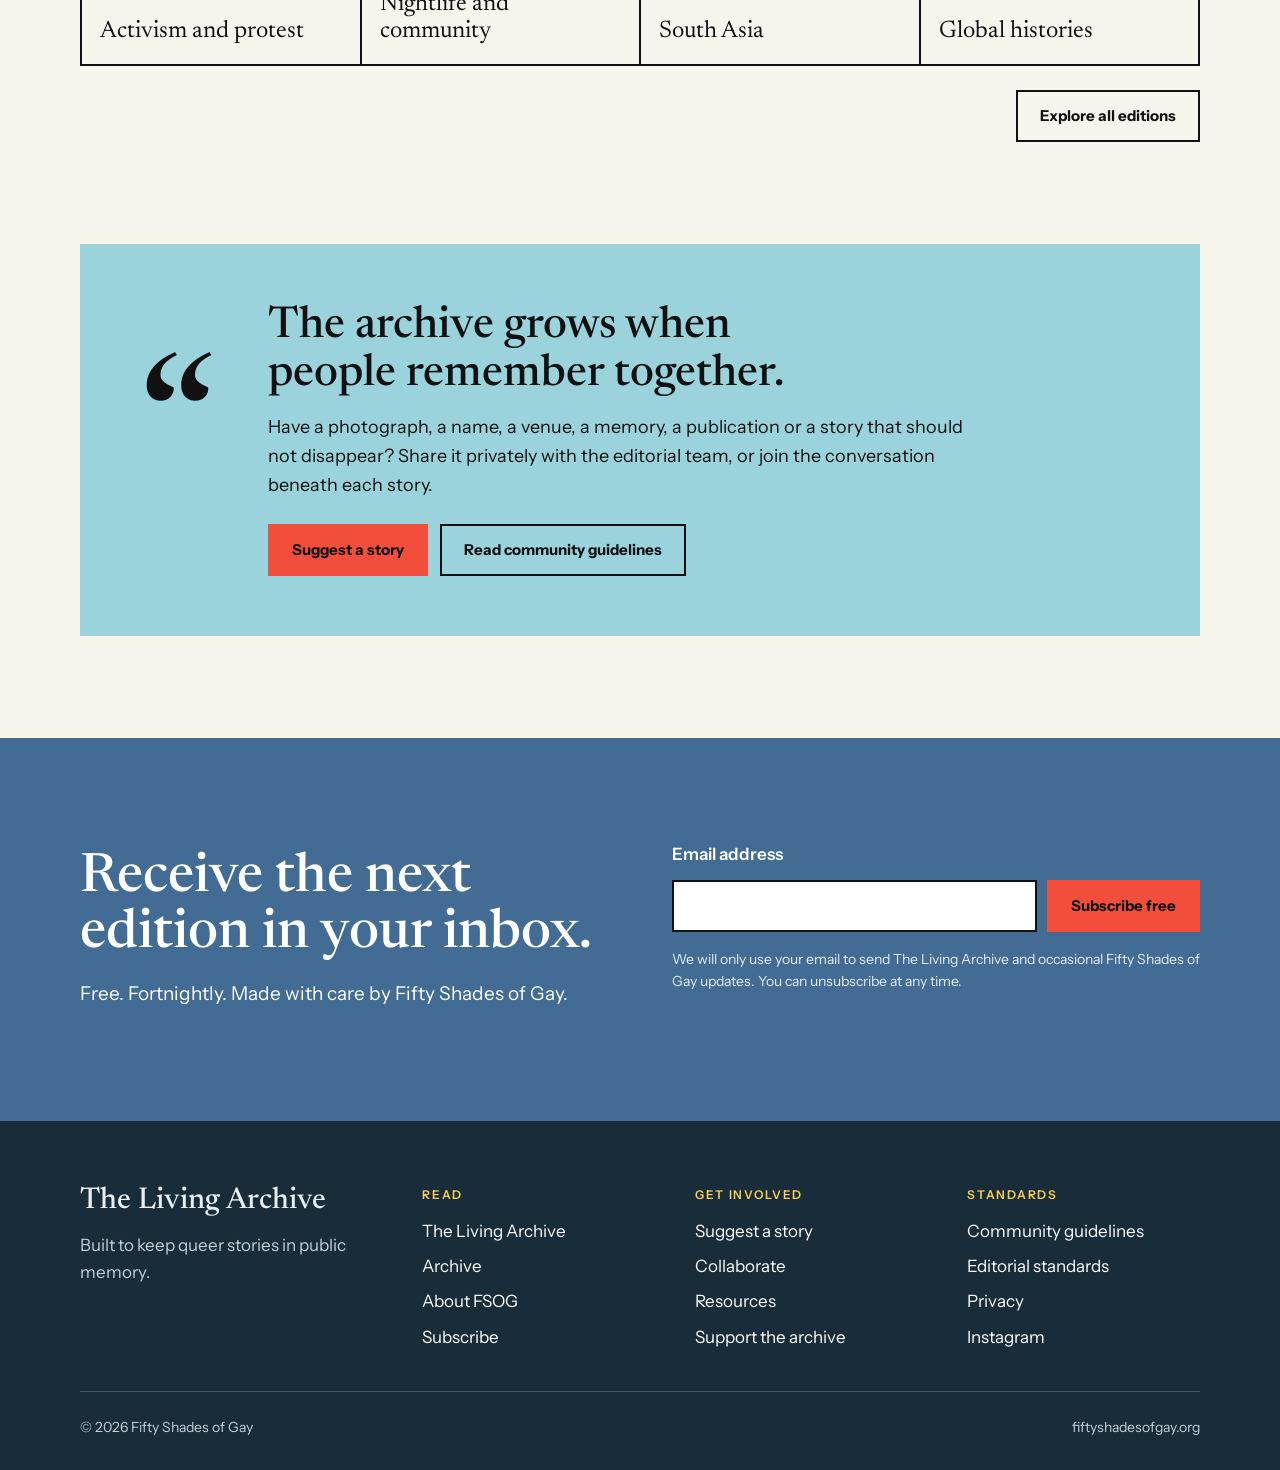
<file: living-archive/index.html>
<!doctype html><html><head><meta charset=utf8><meta name=viewport content="width=device-width,initial-scale=1"><style>:root{color-scheme:light}body{margin:0;padding:0;font:14px -apple-system,BlinkMacSystemFont,sans-serif;background:#faf9f5;color:#141413}img{max-width:100%}[hidden]:not([hidden=until-found i]){display:none!important}</style></head><body>
<!DOCTYPE html>
<html lang="en-GB">
<head>
<meta charset="UTF-8">
<meta name="viewport" content="width=device-width, initial-scale=1">
<title>The Living Archive by Fifty Shades of Gay</title>
<meta name="description" content="A living archive of queer culture, memory and resistance. Queer stories worth remembering: recovered, researched and kept alive. A fortnightly publication by Fifty Shades of Gay.">
<link rel="preconnect" href="https://fonts.googleapis.com">
<link rel="preconnect" href="https://fonts.gstatic.com" crossorigin>
<link rel="stylesheet" href="https://fonts.googleapis.com/css2?family=Instrument+Sans:wght@400;500;600;700&family=Newsreader:ital,opsz,wght@0,6..72,400;0,6..72,500;0,6..72,600;1,6..72,400;1,6..72,500&display=swap">
<link rel="stylesheet" href="assets/site.css">
<style>
  /* ---------- Newspaper masthead ---------- */
  .masthead {
    border-top: 1px solid var(--ink);
    border-bottom: 1px solid var(--ink);
    margin-top: clamp(20px, 3vw, 36px);
    position: relative;
  }
  .masthead::before,
  .masthead::after {
    content: "";
    position: absolute;
    left: 0;
    right: 0;
    height: 4px;
    background: var(--ink);
  }
  .masthead::before { top: 4px; }
  .masthead::after { bottom: 4px; }

  .masthead-grid {
    display: grid;
    grid-template-columns: auto 1fr auto;
    align-items: center;
    gap: 24px;
    padding: clamp(22px, 3vw, 34px) 0;
  }

  .mast-side { display: grid; gap: 4px; white-space: nowrap; }
  .mast-side.right { text-align: right; justify-items: end; }
  .mast-side .label { color: var(--ink); }
  .mast-side span:not(.label) { font-family: var(--serif); font-style: italic; font-size: 18px; }

  .mast-title { text-align: center; }
  .mast-name {
    margin: 0;
    font-family: var(--serif);
    font-weight: 500;
    font-size: clamp(40px, 5.6vw, 84px);
    line-height: .98;
    letter-spacing: .02em;
    text-wrap: balance;
    text-transform: uppercase;
  }
  .mast-by {
    margin: 10px 0 0;
    font-family: var(--serif);
    font-style: italic;
    font-size: clamp(16px, 1.8vw, 21px);
  }

  /* ---------- Hero ---------- */
  .hero {
    display: grid;
    grid-template-columns: 1.05fr .95fr;
    gap: clamp(28px, 5vw, 64px);
    align-items: center;
    padding-block: clamp(36px, 6vw, 72px) clamp(48px, 7vw, 88px);
  }
  .hero h1 {
    margin: 0;
    font-family: var(--serif);
    font-weight: 500;
    font-size: clamp(36px, 5.2vw, 64px);
    line-height: 1.04;
    letter-spacing: -.015em;
    text-wrap: balance;
  }
  .hero .promise {
    margin: 22px 0 0;
    font-size: clamp(18px, 1.9vw, 21px);
    line-height: 1.5;
    color: var(--ink-soft);
    max-width: 34ch;
  }
  .hero .descriptor { margin: 18px 0 0; color: var(--muted); }
  .hero-actions { display: flex; flex-wrap: wrap; gap: 12px; margin-top: 30px; }

  .hero-figure { margin: 0; }
  .hero-figure .img-placeholder { aspect-ratio: 1 / 1; }
  .hero-figure .frame { border: 2px solid var(--ink); padding: 10px; background: var(--paper); }

  /* ---------- Latest edition feature ---------- */
  .latest {
    display: grid;
    grid-template-columns: 1fr 1fr;
    border: 2px solid var(--ink);
    background: #fff;
  }
  .latest-media { position: relative; min-height: 420px; }
  .latest-media .img-placeholder { position: absolute; inset: 0; }
  .latest-number {
    position: absolute;
    left: 0;
    bottom: 0;
    background: var(--yellow);
    padding: 14px 22px 10px;
    font-family: var(--sans);
    font-weight: 700;
    font-size: clamp(64px, 9vw, 120px);
    line-height: 1;
    letter-spacing: -.03em;
  }
  .latest-body {
    padding: clamp(28px, 4vw, 52px);
    display: flex;
    flex-direction: column;
    gap: 16px;
  }
  .latest-body h3 {
    margin: 0;
    font-family: var(--serif);
    font-weight: 500;
    font-size: clamp(32px, 4vw, 50px);
    line-height: 1.04;
  }
  .latest-body p { margin: 0; }
  .latest-actions { display: flex; flex-wrap: wrap; align-items: center; gap: 20px; margin-top: 10px; }

  /* ---------- Inside the edition: stacked colour blocks ---------- */
  .stack { display: grid; gap: 0; }
  .stack-row {
    display: grid;
    grid-template-columns: 1.55fr 1fr;
    width: min(100%, 880px);
    text-decoration: none;
    color: inherit;
  }
  .stack-row:nth-child(1) { margin-left: 0; }
  .stack-row:nth-child(2) { margin-left: auto; margin-right: 6%; }
  .stack-row:nth-child(3) { margin-left: 4%; }
  .stack-row:nth-child(4) { margin-left: auto; }
  .stack-row.flip { grid-template-columns: 1fr 1.55fr; }
  .stack-row.flip .stack-text { order: 2; }

  .stack-text {
    padding: clamp(22px, 3vw, 36px);
    display: flex;
    flex-direction: column;
    gap: 10px;
    min-height: 260px;
  }
  .stack-text h3 {
    margin: 0;
    font-family: var(--serif);
    font-weight: 500;
    font-size: clamp(24px, 2.6vw, 32px);
    line-height: 1.12;
  }
  .stack-text p { margin: 0; }
  .stack-meta { margin-top: auto; display: flex; flex-wrap: wrap; align-items: center; gap: 10px 16px; padding-top: 10px; }
  .stack-meta .read { font-weight: 700; text-decoration: underline; text-underline-offset: 4px; text-decoration-thickness: 2px; }

  .stack-media { position: relative; min-height: 220px; }
  .stack-media .img-placeholder { position: absolute; inset: 0; background-color: #d9d4c6; }
  .stack-num {
    position: absolute;
    left: 50%;
    top: 50%;
    transform: translate(-50%, -50%);
    font-family: var(--sans);
    font-weight: 700;
    font-size: clamp(64px, 8vw, 104px);
    line-height: 1;
    color: #fff;
    text-shadow: 0 2px 18px rgba(0,0,0,.35);
  }

  .c-powder { background: var(--powder); color: var(--ink); }
  .c-yellow { background: var(--yellow); color: var(--ink); }
  .c-slate { background: var(--slate); color: #fff; }
  .c-red { background: var(--red); color: var(--ink); }
  .c-slate .tags li, .c-slate .label { color: #fff; }

  .stack-row:hover .stack-text h3 { text-decoration: underline; text-decoration-thickness: 2px; text-underline-offset: 5px; }

  /* ---------- Every edition (dated rows) ---------- */
  .editions { border-top: 1px solid var(--rule); }
  .edition-row {
    display: grid;
    grid-template-columns: 1fr 1fr;
    gap: 0;
    border-bottom: 1px solid var(--rule);
  }
  .edition-text {
    padding: 32px 36px 32px 0;
    border-right: 1px solid var(--rule);
    display: flex;
    flex-direction: column;
    gap: 10px;
  }
  .edition-text h3 { margin: 0; font-family: var(--serif); font-weight: 500; font-size: 30px; line-height: 1.12; }
  .edition-text p { margin: 0; color: var(--ink-soft); }
  .edition-text .text-link { margin-top: auto; padding-top: 8px; }
  .edition-figure { margin: 0; padding: 32px 0 32px 36px; }
  .edition-figure .img-placeholder { aspect-ratio: 16 / 10; border: 1px solid var(--rule); }
  .edition-figure figcaption { margin-top: 10px; font-family: var(--serif); font-style: italic; font-size: 16px; text-align: center; color: var(--ink-soft); }
  .edition-row.upcoming .edition-text { color: var(--muted); }
  .edition-row.upcoming h3 { color: var(--muted); }

  /* ---------- Why the archive exists ---------- */
  .why { background: var(--bluegrey); color: #fff; }
  .why-grid { display: grid; grid-template-columns: 1.1fr .9fr; gap: clamp(28px, 5vw, 72px); align-items: start; }
  .why h2 {
    margin: 0;
    font-family: var(--serif);
    font-weight: 500;
    font-size: clamp(34px, 4.6vw, 58px);
    line-height: 1.04;
    text-wrap: balance;
  }
  .why p { margin: 0 0 16px; font-size: 19px; line-height: 1.6; }
  .why .actions { display: flex; flex-wrap: wrap; gap: 12px; margin-top: 22px; }
  .why .label { color: #fff; display: block; margin-bottom: 18px; }

  /* ---------- Browse the archive ---------- */
  .browse-grid {
    display: grid;
    grid-template-columns: repeat(4, 1fr);
    border-top: 2px solid var(--ink);
    border-left: 2px solid var(--ink);
  }
  .browse-grid a {
    display: flex;
    align-items: flex-end;
    min-height: 120px;
    padding: 18px;
    border-right: 2px solid var(--ink);
    border-bottom: 2px solid var(--ink);
    font-family: var(--serif);
    font-size: 24px;
    line-height: 1.15;
    text-decoration: none;
    background: var(--paper);
    transition: background-color .15s ease;
  }
  .browse-grid a:hover { background: var(--yellow); }
  .browse-foot { margin-top: 24px; display: flex; justify-content: flex-end; }

  /* ---------- Community ---------- */
  .community {
    display: grid;
    grid-template-columns: auto 1fr;
    gap: clamp(24px, 4vw, 56px);
    align-items: center;
    background: var(--powder);
    padding: clamp(28px, 5vw, 60px);
  }
  .community-mark {
    font-family: var(--serif);
    font-size: clamp(96px, 14vw, 180px);
    line-height: .8;
    font-weight: 500;
  }
  .community h2 { margin: 0 0 14px; font-family: var(--serif); font-weight: 500; font-size: clamp(28px, 3.6vw, 44px); line-height: 1.08; text-wrap: balance; }
  .community p { margin: 0; font-size: 18px; max-width: 60ch; }
  .community .actions { display: flex; flex-wrap: wrap; gap: 12px; margin-top: 24px; }

  /* ---------- Subscribe ---------- */
  .subscribe { background: var(--slate); color: #fff; }
  .subscribe-grid { display: grid; grid-template-columns: 1fr 1fr; gap: clamp(28px, 5vw, 64px); align-items: center; }
  .subscribe h2 { margin: 0; font-family: var(--serif); font-weight: 500; font-size: clamp(32px, 4.4vw, 54px); line-height: 1.05; text-wrap: balance; }
  .subscribe .lede { margin: 16px 0 0; font-size: 19px; }
  .subscribe form { display: grid; gap: 12px; }
  .subscribe label { font-weight: 600; }
  .field-row { display: flex; gap: 10px; flex-wrap: wrap; }
  .subscribe input[type="email"] {
    flex: 1 1 240px;
    min-height: 52px;
    padding: 0 16px;
    font-family: var(--sans);
    font-size: 17px;
    border: 2px solid var(--ink);
    border-radius: 0;
    background: #fff;
    color: var(--ink);
  }
  .subscribe .privacy { margin: 4px 0 0; font-size: 14px; color: #e4ecf3; }
  .form-status { margin: 0; font-size: 14px; font-weight: 600; min-height: 1em; }

  /* ---------- Responsive ---------- */
  @media (max-width: 900px) {
    .masthead-grid { grid-template-columns: 1fr 1fr; }
    .mast-title { grid-column: 1 / -1; order: -1; }
    .hero, .latest, .why-grid, .subscribe-grid { grid-template-columns: 1fr; }
    .latest-media { min-height: 280px; }
    .stack-row, .stack-row.flip { grid-template-columns: 1fr; width: 100%; margin: 0 !important; }
    .stack-row.flip .stack-text { order: 0; }
    .stack-media { min-height: 200px; order: -1; }
    .edition-row { grid-template-columns: 1fr; }
    .edition-text { padding: 28px 0 0; border-right: 0; }
    .edition-figure { padding: 20px 0 28px; }
    .browse-grid { grid-template-columns: 1fr 1fr; }
    .community { grid-template-columns: 1fr; }
    .community-mark { display: none; }
  }

  @media (max-width: 520px) {
    .mast-side span:not(.label) { font-size: 16px; }
    .browse-grid a { min-height: 92px; font-size: 20px; }
  }
</style>
</head>
<body>
<div style="background:#111;color:#ffd052;font:600 13px/1.4 'Instrument Sans',Arial,sans-serif;text-align:center;padding:8px 16px">Design preview for The Living Archive by Fifty Shades of Gay. Story content is placeholder. Not the live site.</div>

<a class="skip-link" href="#main">Skip to content</a>

<header class="site-header">
  <div class="wrap header-inner">
    <a class="brand" href="../index.html" aria-label="Fifty Shades of Gay, home">
      <img src="assets/fsog-logo.png" width="746" height="476" alt="FSOG, Fifty Shades of Gay">
    </a>

    <nav class="primary-nav" aria-label="Main">
      <ul>
        <li><a href="index.html" aria-current="page">The Living Archive</a></li>
        <li><a href="#archive">Archive</a></li>
        <li><a href="#about">About FSOG</a></li>
        <li class="has-dropdown">
          <button class="nav-toggle" type="button" aria-expanded="false" aria-controls="get-involved">
            Get Involved
            <svg width="12" height="12" viewBox="0 0 12 12" aria-hidden="true"><path d="M2 4l4 4 4-4" fill="none" stroke="currentColor" stroke-width="2"/></svg>
          </button>
          <ul class="dropdown" id="get-involved" hidden>
            <li><a href="#suggest">Suggest a story</a></li>
            <li><a href="#collaborate">Collaborate with us</a></li>
            <li><a href="#events">Events, talks and workshops</a></li>
            <li><a href="#support">Support the archive</a></li>
          </ul>
        </li>
        <li><a href="#resources">Resources</a></li>
        <li><a class="nav-subscribe" href="#subscribe">Subscribe</a></li>
      </ul>
    </nav>

    <button class="menu-button" type="button" aria-expanded="false" aria-controls="mobile-menu">Menu</button>
  </div>
</header>

<div class="mobile-menu" id="mobile-menu" role="dialog" aria-modal="true" aria-label="Menu" hidden>
  <div class="mobile-menu-top">
    <span class="label">The Living Archive</span>
    <button class="menu-button menu-close" type="button" style="display:inline-flex">Close</button>
  </div>
  <ul>
    <li><a href="index.html">The Living Archive</a></li>
    <li><a href="#archive">Archive</a></li>
    <li><a href="#about">About FSOG</a></li>
    <li><span class="menu-group">Get Involved</span></li>
    <li class="sub"><a href="#suggest">Suggest a story</a></li>
    <li class="sub"><a href="#collaborate">Collaborate with us</a></li>
    <li class="sub"><a href="#events">Events, talks and workshops</a></li>
    <li class="sub"><a href="#support">Support the archive</a></li>
    <li><a href="#resources">Resources</a></li>
  </ul>
  <a class="btn btn-primary" href="#subscribe">Subscribe free</a>
</div>

<main id="main">

  <!-- 1. Masthead + hero -->
  <div class="wrap">
    <div class="masthead">
      <div class="masthead-grid">
        <div class="mast-side">
          <span class="label">Edition 01</span>
          <span>3 October 2026</span>
        </div>
        <div class="mast-title">
          <p class="mast-name">The Living Archive</p>
          <p class="mast-by">By Fifty Shades of Gay</p>
        </div>
        <div class="mast-side right">
          <span class="label">Free · Fortnightly</span>
          <span>fiftyshadesofgay.org</span>
        </div>
      </div>
    </div>

    <section class="hero" aria-labelledby="home-title">
      <div>
        <h1 id="home-title">A living archive of queer culture, memory and resistance.</h1>
        <p class="promise">Queer stories worth remembering: recovered, researched and kept alive.</p>
        <p class="descriptor">A fortnightly publication by Fifty Shades of Gay.</p>
        <div class="hero-actions">
          <a class="btn btn-primary" href="edition-01.html">Read the latest edition</a>
          <a class="btn btn-ghost" href="#subscribe">Subscribe free</a>
        </div>
      </div>
      <figure class="hero-figure">
        <div class="frame">
          <div class="img-placeholder">Archival hero image<br>to come</div>
        </div>
        <figcaption class="credit"><span class="placeholder-flag">Placeholder</span> Full image credit: title, photographer or archive, year, source.</figcaption>
      </figure>
    </section>
  </div>

  <!-- 2. Latest edition -->
  <section class="section" style="padding-top:0" aria-labelledby="latest-title">
    <div class="wrap">
      <div class="section-head">
        <h2 class="label" id="latest-title">The latest edition</h2>
        <span class="label">Published 3 October 2026</span>
      </div>

      <article class="latest">
        <div class="latest-media">
          <div class="img-placeholder">Edition 01 lead image</div>
          <span class="latest-number" aria-hidden="true">01</span>
        </div>
        <div class="latest-body">
          <span class="label">Edition 01</span>
          <h3>The records that remain</h3>
          <span class="label" style="color:var(--muted)">Published 3 October 2026</span>
          <p>Four stories about queer lives, cultural memory, photographs, places and the details history did not keep easily.</p>
          <ul class="tags" aria-label="Edition tags">
            <li>Photography</li><li>Places</li><li>Memory</li>
          </ul>
          <div class="latest-actions">
            <a class="btn btn-primary" href="edition-01.html">Read Edition 01</a>
            <a class="text-link" href="#archive">Explore the archive</a>
          </div>
        </div>
      </article>
    </div>
  </section>

  <!-- 3. Inside the latest edition -->
  <section class="section" style="padding-top:0" aria-labelledby="inside-title">
    <div class="wrap">
      <div class="section-head">
        <h2 class="section-title" id="inside-title">Inside Edition 01</h2>
        <span class="placeholder-flag">Placeholder stories</span>
      </div>

      <div class="stack">
        <a class="stack-row" href="story.html">
          <div class="stack-text c-powder">
            <span class="label">Story 01 · Theme · Place</span>
            <h3>Story one headline goes here</h3>
            <p>A one or two sentence summary of the first story will sit here once the text is final.</p>
            <div class="stack-meta"><span class="label">8 min read</span><span class="read">Read story</span></div>
          </div>
          <div class="stack-media"><div class="img-placeholder"></div><span class="stack-num" aria-hidden="true">01</span></div>
        </a>

        <a class="stack-row flip" href="story.html">
          <div class="stack-text c-yellow">
            <span class="label">Story 02 · Theme · Place</span>
            <h3>Story two headline goes here</h3>
            <p>A one or two sentence summary of the second story will sit here once the text is final.</p>
            <div class="stack-meta"><span class="label">6 min read</span><span class="read">Read story</span></div>
          </div>
          <div class="stack-media"><div class="img-placeholder"></div><span class="stack-num" aria-hidden="true">02</span></div>
        </a>

        <a class="stack-row" href="story.html">
          <div class="stack-text c-slate">
            <span class="label">Story 03 · Theme · Place</span>
            <h3>Story three headline goes here</h3>
            <p>A one or two sentence summary of the third story will sit here once the text is final.</p>
            <div class="stack-meta"><span class="label">7 min read</span><span class="read">Read story</span></div>
          </div>
          <div class="stack-media"><div class="img-placeholder"></div><span class="stack-num" aria-hidden="true">03</span></div>
        </a>

        <a class="stack-row flip" href="story.html">
          <div class="stack-text c-red">
            <span class="label">Story 04 · Theme · Place</span>
            <h3>Story four headline goes here</h3>
            <p>A one or two sentence summary of the fourth story will sit here once the text is final.</p>
            <div class="stack-meta"><span class="label">9 min read</span><span class="read">Read story</span></div>
          </div>
          <div class="stack-media"><div class="img-placeholder"></div><span class="stack-num" aria-hidden="true">04</span></div>
        </a>
      </div>
    </div>
  </section>

  <!-- 4. Every edition, newest first -->
  <section class="section" id="archive" style="padding-top:0" aria-labelledby="editions-title">
    <div class="wrap">
      <div class="section-head">
        <h2 class="section-title" id="editions-title">Every edition</h2>
        <a class="text-link" href="#archive">Explore all editions</a>
      </div>

      <div class="editions">
        <article class="edition-row">
          <div class="edition-text">
            <span class="label">3 October 2026 · Edition 01</span>
            <h3>The records that remain</h3>
            <p>Four stories about queer lives, cultural memory, photographs, places and the details history did not keep easily.</p>
            <a class="text-link" href="edition-01.html">Read this edition</a>
          </div>
          <figure class="edition-figure">
            <div class="img-placeholder">Edition 01 lead image</div>
            <figcaption>Image caption and credit</figcaption>
          </figure>
        </article>

        <article class="edition-row upcoming">
          <div class="edition-text">
            <span class="label">In two weeks · Edition 02</span>
            <h3>The next edition</h3>
            <p>Subscribe and it will arrive in your inbox the day it is published.</p>
            <a class="text-link" href="#subscribe">Subscribe free</a>
          </div>
          <div class="edition-figure" aria-hidden="true"></div>
        </article>
      </div>
    </div>
  </section>

  <!-- 5. Why the archive exists -->
  <section class="section why" id="about" aria-labelledby="why-title">
    <div class="wrap why-grid">
      <div>
        <span class="label">Why the archive exists</span>
        <h2 id="why-title">What history leaves out, communities remember.</h2>
      </div>
      <div>
        <p>Queer history often survives in fragments: a photograph without a name, a letter kept in a drawer, a venue remembered by the people who found safety there.</p>
        <p>The Living Archive brings those fragments together through research, storytelling and the people who still carry the memory.</p>
        <div class="actions">
          <a class="btn btn-on-dark" href="#about">About Fifty Shades of Gay</a>
          <a class="btn btn-on-dark" href="#suggest">Suggest a story</a>
        </div>
      </div>
    </div>
  </section>

  <!-- 6. Browse the archive -->
  <section class="section" aria-labelledby="browse-title">
    <div class="wrap">
      <div class="section-head">
        <h2 class="section-title" id="browse-title">Browse the archive</h2>
        <span class="placeholder-flag">Shows only categories with stories</span>
      </div>
      <nav class="browse-grid" aria-label="Archive categories">
        <a href="#archive">People</a>
        <a href="#archive">Places</a>
        <a href="#archive">Art and culture</a>
        <a href="#archive">Love and intimacy</a>
        <a href="#archive">Activism and protest</a>
        <a href="#archive">Nightlife and community</a>
        <a href="#archive">South Asia</a>
        <a href="#archive">Global histories</a>
      </nav>
      <div class="browse-foot"><a class="btn btn-ghost" href="#archive">Explore all editions</a></div>
    </div>
  </section>

  <!-- 7. Community -->
  <section class="section" id="suggest" style="padding-top:0" aria-labelledby="community-title">
    <div class="wrap">
      <div class="community">
        <span class="community-mark" aria-hidden="true">&ldquo;</span>
        <div>
          <h2 id="community-title">The archive grows when people remember together.</h2>
          <p>Have a photograph, a name, a venue, a memory, a publication or a story that should not disappear? Share it privately with the editorial team, or join the conversation beneath each story.</p>
          <div class="actions">
            <a class="btn btn-primary" href="#suggest">Suggest a story</a>
            <a class="btn btn-ghost" href="#guidelines">Read community guidelines</a>
          </div>
        </div>
      </div>
    </div>
  </section>

  <!-- 8. Subscribe -->
  <section class="section subscribe" id="subscribe" aria-labelledby="subscribe-title">
    <div class="wrap subscribe-grid">
      <div>
        <h2 id="subscribe-title">Receive the next edition in your inbox.</h2>
        <p class="lede">Free. Fortnightly. Made with care by Fifty Shades of Gay.</p>
      </div>
      <form data-demo novalidate>
        <label for="sub-email">Email address</label>
        <div class="field-row">
          <input type="email" id="sub-email" name="email" autocomplete="email" required>
          <button class="btn btn-primary" type="submit">Subscribe free</button>
        </div>
        <p class="privacy">We will only use your email to send The Living Archive and occasional Fifty Shades of Gay updates. You can unsubscribe at any time.</p>
        <p class="form-status" role="status" aria-live="polite"></p>
      </form>
    </div>
  </section>

</main>

<footer class="site-footer">
  <div class="wrap">
    <div class="footer-top">
      <div class="footer-brand">
        <p class="footer-mast">The Living Archive</p>
        <p class="footer-line">Built to keep queer stories in public memory.</p>
      </div>
      <div class="footer-col">
        <h2 class="label">Read</h2>
        <ul>
          <li><a href="index.html">The Living Archive</a></li>
          <li><a href="#archive">Archive</a></li>
          <li><a href="#about">About FSOG</a></li>
          <li><a href="#subscribe">Subscribe</a></li>
        </ul>
      </div>
      <div class="footer-col">
        <h2 class="label">Get involved</h2>
        <ul>
          <li><a href="#suggest">Suggest a story</a></li>
          <li><a href="#collaborate">Collaborate</a></li>
          <li><a href="#resources">Resources</a></li>
          <li><a href="#support">Support the archive</a></li>
        </ul>
      </div>
      <div class="footer-col">
        <h2 class="label">Standards</h2>
        <ul>
          <li><a href="#guidelines">Community guidelines</a></li>
          <li><a href="#standards">Editorial standards</a></li>
          <li><a href="#privacy">Privacy</a></li>
          <li><a href="https://www.instagram.com/50shadesofgayofficial/" rel="noopener">Instagram</a></li>
        </ul>
      </div>
    </div>
    <div class="footer-bottom">
      <span>&copy; 2026 Fifty Shades of Gay</span>
      <span>fiftyshadesofgay.org</span>
    </div>
  </div>
</footer>

<script src="assets/site.js"></script>
</body>
</html>

</body></html>
</file>
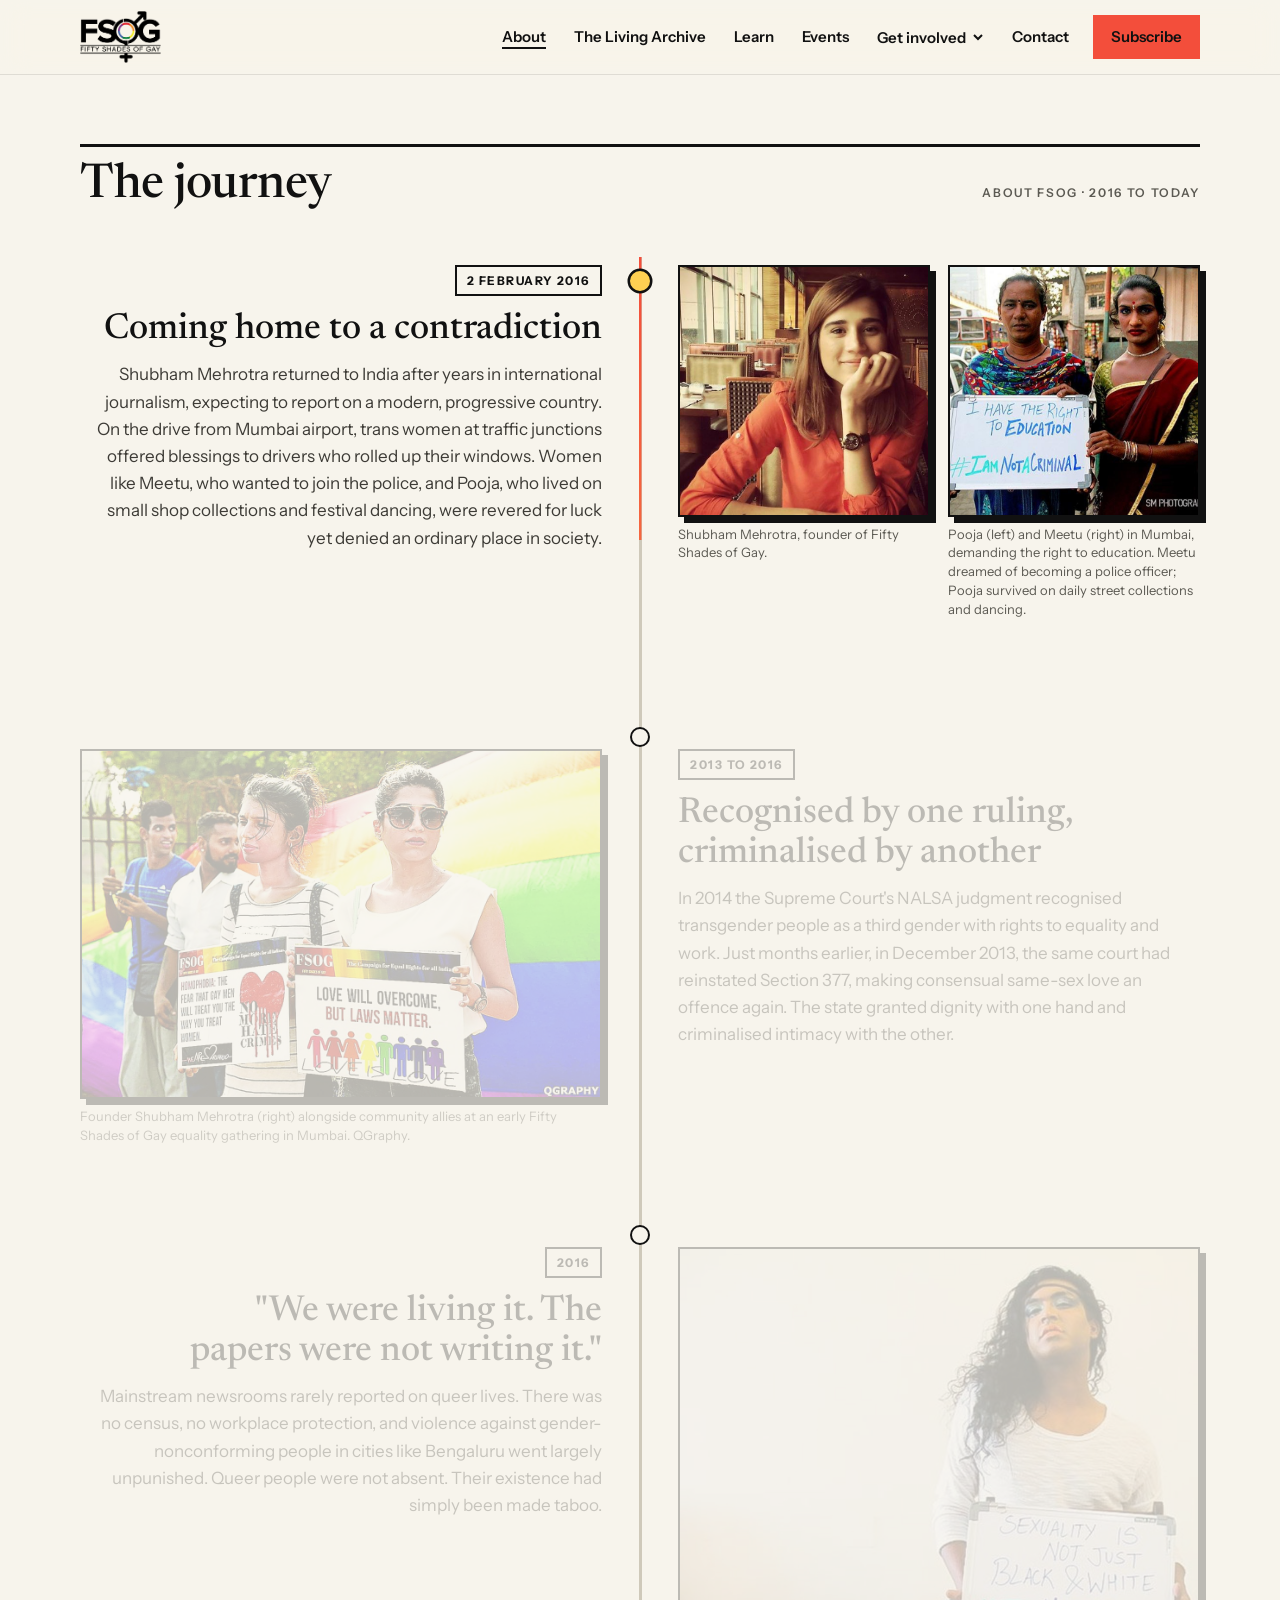
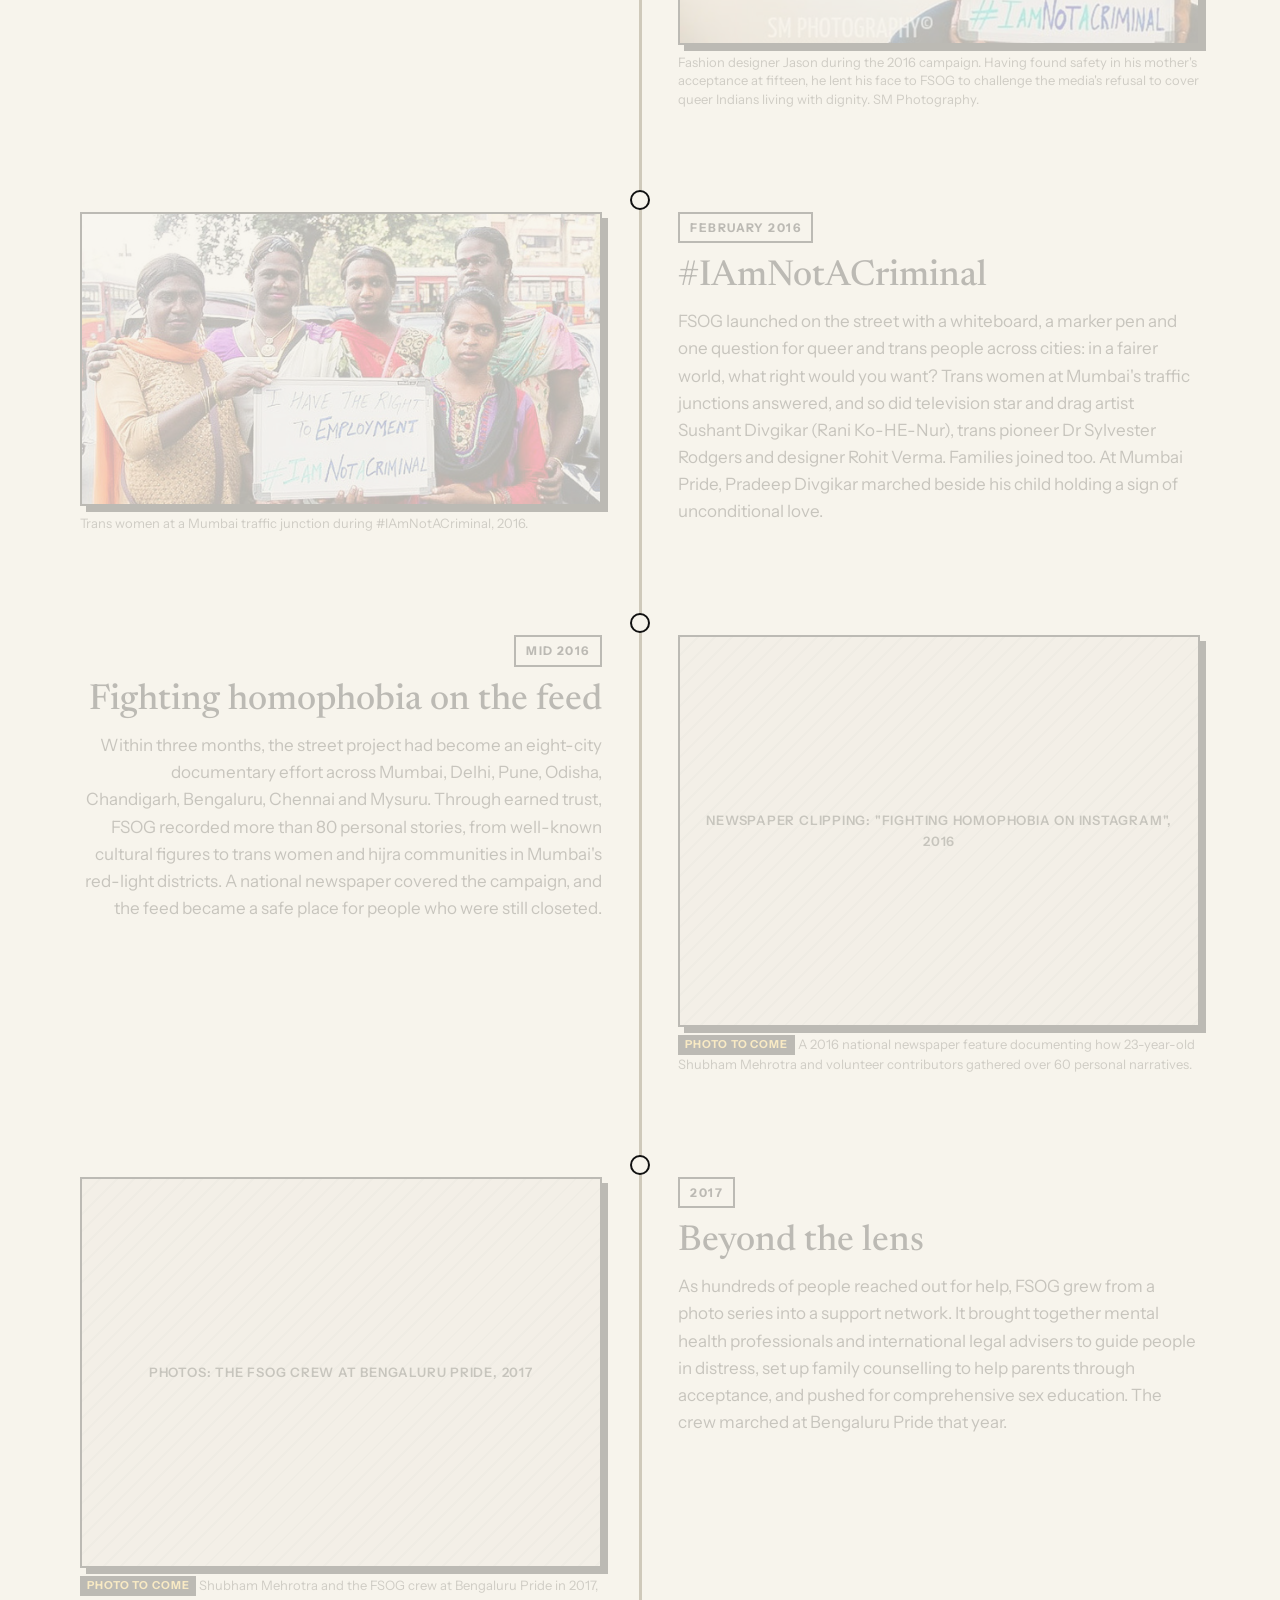
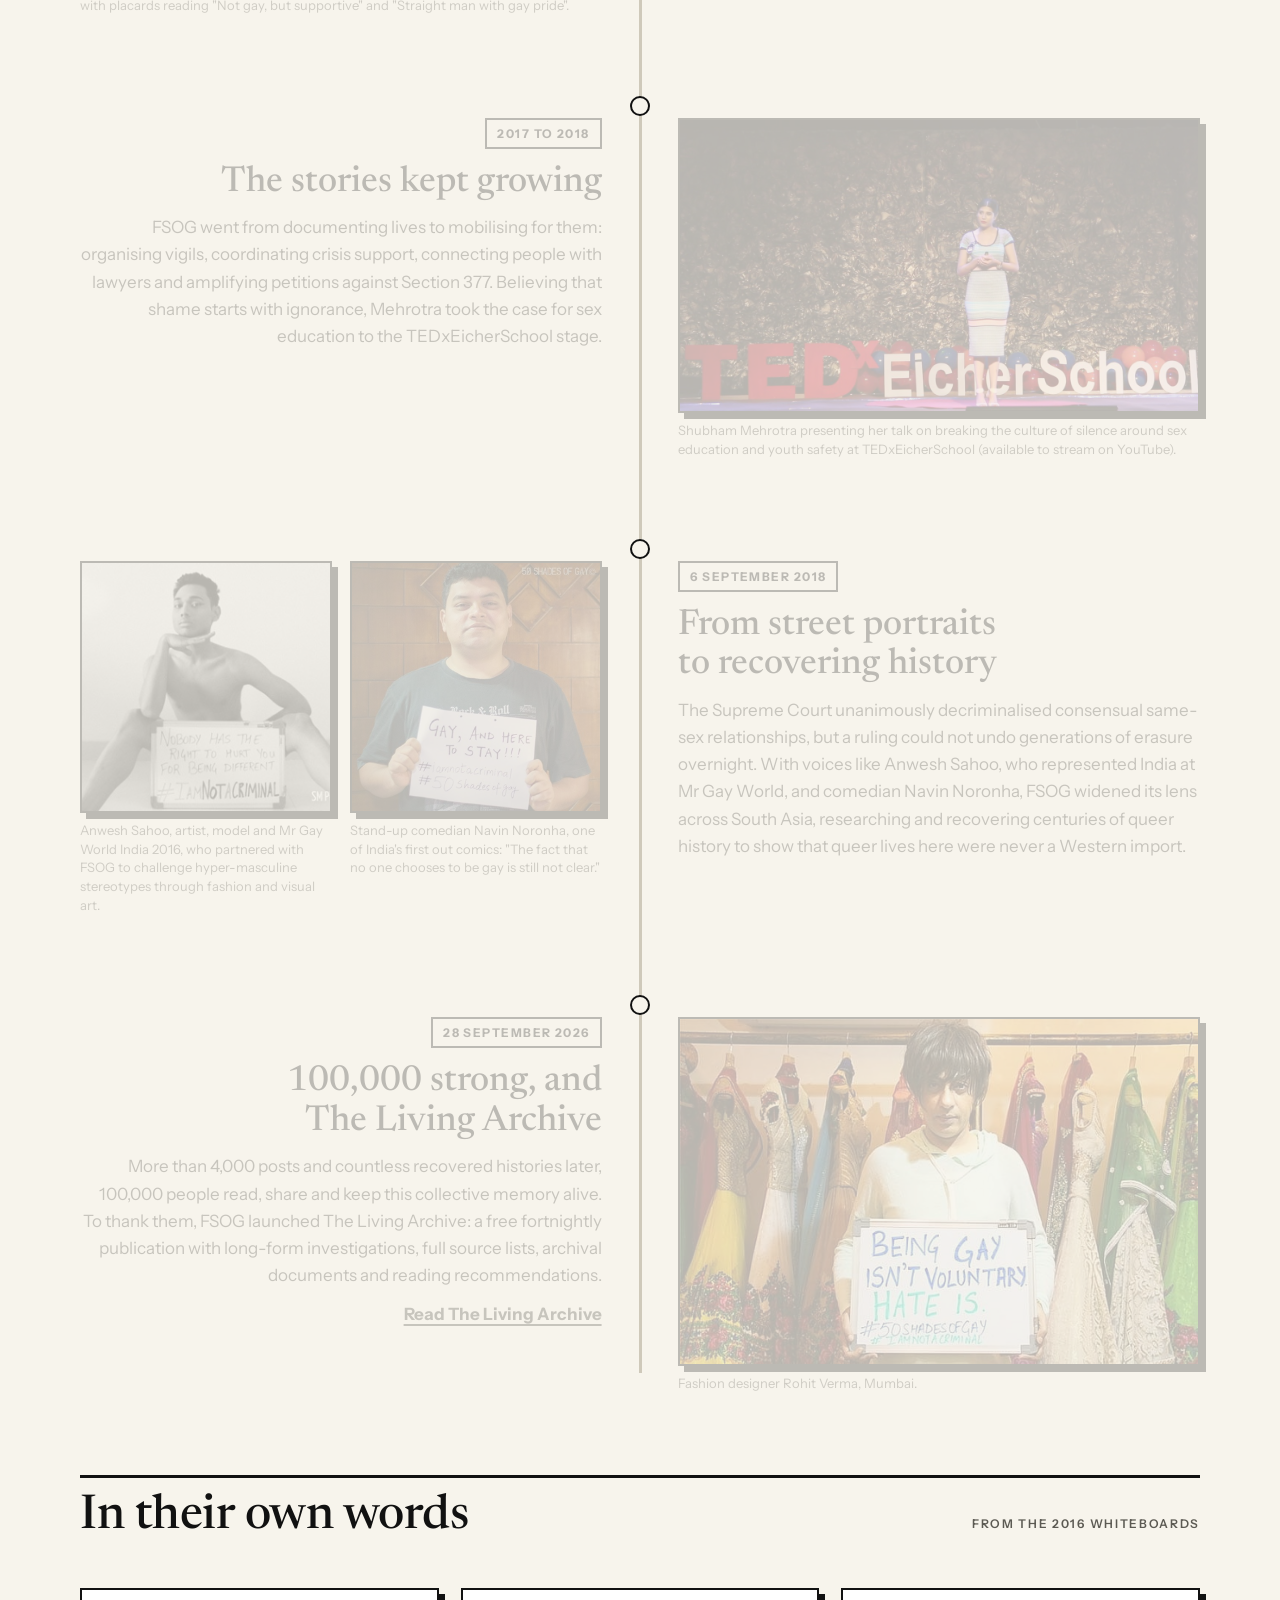
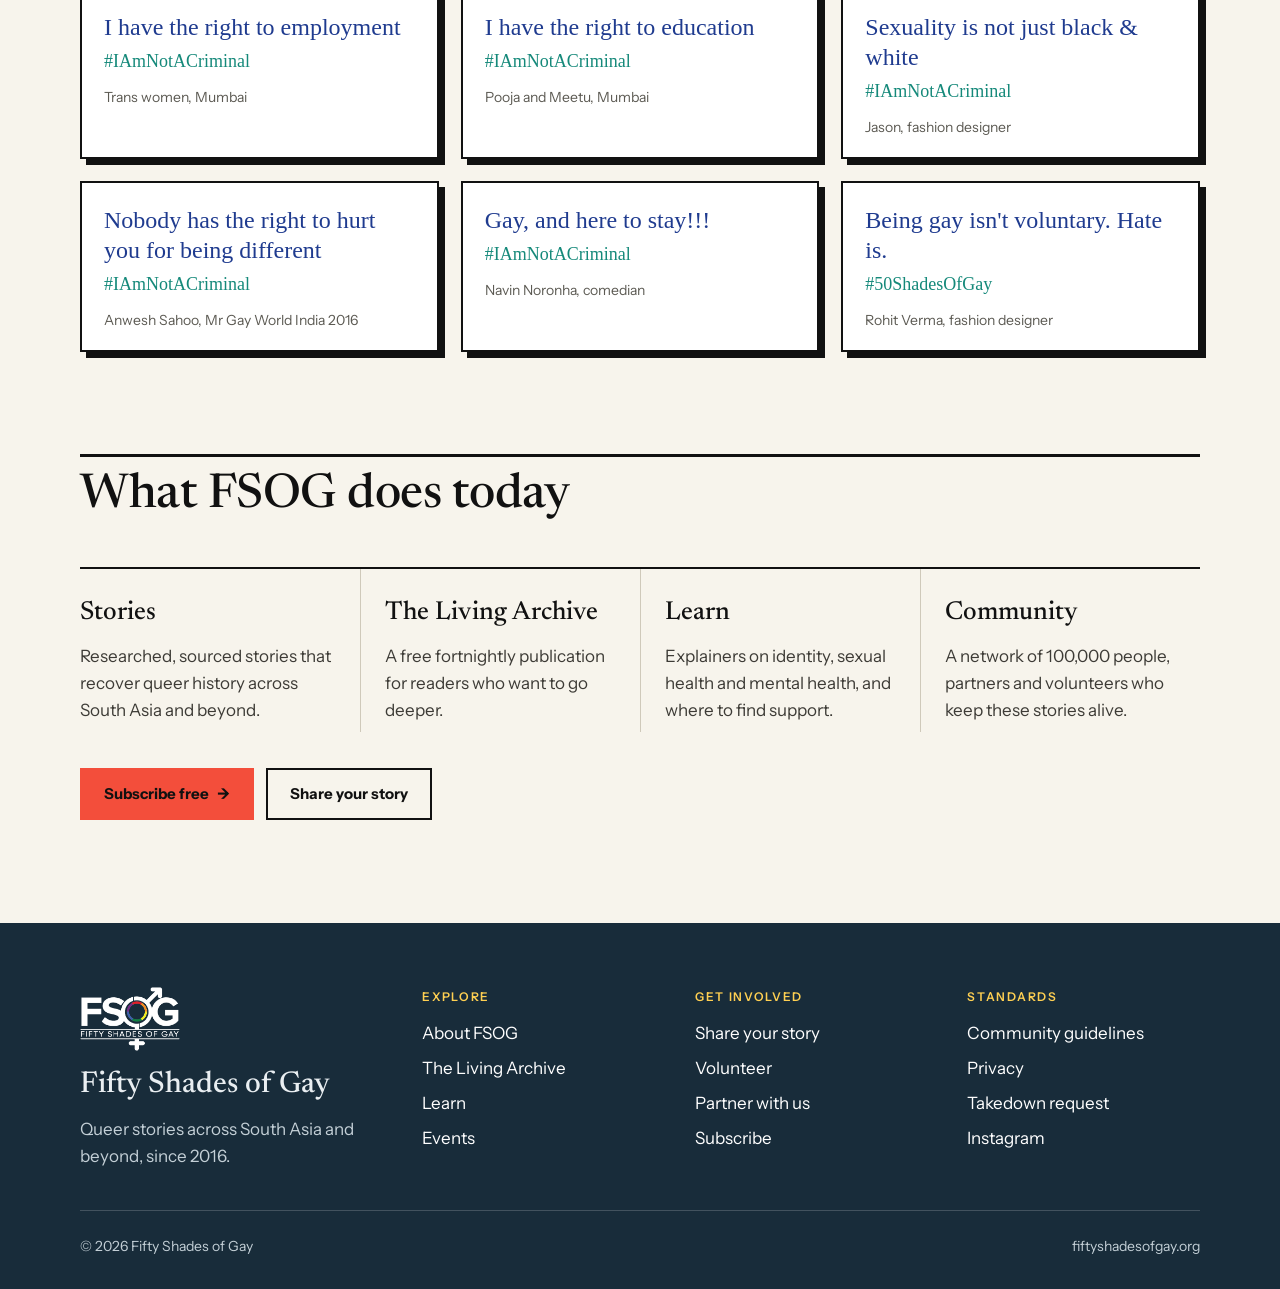
<file: about.html>
<!DOCTYPE html>
<html lang="en-GB">
<head>
<meta charset="UTF-8">
<meta name="viewport" content="width=device-width, initial-scale=1">
<title>About FSOG</title>
<meta name="description" content="How Fifty Shades of Gay grew from #IAmNotACriminal, a 2016 street photo campaign in Mumbai, into Asia's living archive of queer history, culture and community.">
<link rel="preconnect" href="https://fonts.googleapis.com">
<link rel="preconnect" href="https://fonts.gstatic.com" crossorigin>
<link rel="stylesheet" href="https://fonts.googleapis.com/css2?family=Instrument+Sans:wght@400;500;600;700&family=Newsreader:ital,opsz,wght@0,6..72,400;0,6..72,500;0,6..72,600;1,6..72,400;1,6..72,500&display=swap">
<link rel="stylesheet" href="living-archive/assets/site.css">
<script>
  // turn on motion styles before first paint, unless the visitor prefers reduced motion
  if (!window.matchMedia('(prefers-reduced-motion: reduce)').matches && 'IntersectionObserver' in window) document.documentElement.classList.add('js');
</script>
<link rel="stylesheet" href="living-archive/assets/fsog.css">
<style>
  /* the page opens on the journey; leave room for the fixed header */
  .journey-section { padding-top: clamp(120px, 16vh, 168px); }

  /* ---------- The journey: line draws as you scroll ---------- */
  .journey { position: relative; padding-block: 8px; }
  .journey-track,
  .journey-fill {
    position: absolute;
    top: 0;
    bottom: 0;
    left: 50%;
    width: 3px;
    margin-left: -1.5px;
  }
  .journey-track { background: var(--rule); }
  .journey-fill {
    background: linear-gradient(180deg, var(--red), var(--yellow) 35%, var(--powder) 70%, var(--slate));
    /* reveal a fixed gradient instead of stretching it, so colours stay put as the line grows */
    clip-path: inset(0 0 calc((1 - var(--p, 0)) * 100%) 0);
  }
  .milestones { list-style: none; margin: 0; padding: 0; display: grid; gap: clamp(56px, 8vw, 104px); position: relative; }
  .milestone { position: relative; display: grid; grid-template-columns: 1fr 1fr; column-gap: clamp(40px, 6vw, 88px); align-items: start; }
  .milestone-dot {
    position: absolute;
    left: 50%;
    top: 6px;
    width: 20px;
    height: 20px;
    margin-left: -10px;
    border: 2px solid var(--ink);
    border-radius: 50%;
    background: var(--paper);
    transition: background-color .4s ease, transform .4s cubic-bezier(.2,.7,.2,1);
    z-index: 1;
  }
  .milestone.is-active .milestone-dot { background: var(--yellow); transform: scale(1.25); }
  .milestone:nth-child(4n+2).is-active .milestone-dot { background: var(--powder); }
  .milestone:nth-child(4n+3).is-active .milestone-dot { background: var(--red); }
  .milestone:nth-child(4n+4).is-active .milestone-dot { background: var(--slate); }

  .milestone-text { grid-column: 1; text-align: right; }
  .milestone-media { grid-column: 2; margin: 0; }
  .milestone:nth-child(even) .milestone-text { grid-column: 2; text-align: left; }
  .milestone:nth-child(even) .milestone-media { grid-column: 1; grid-row: 1; }

  .milestone-date {
    display: inline-block;
    padding: 4px 10px;
    border: 2px solid var(--ink);
    background: var(--paper);
    font-size: 12px;
    font-weight: 700;
    letter-spacing: .12em;
    text-transform: uppercase;
  }
  .milestone h3 { margin: 14px 0 0; font-family: var(--serif); font-weight: 500; font-size: clamp(26px, 2.8vw, 36px); line-height: 1.1; text-wrap: balance; }
  .milestone p { margin: 12px 0 0; color: var(--ink-soft); }
  .milestone-media .img-placeholder { aspect-ratio: 4 / 3; border: 2px solid var(--ink); box-shadow: 6px 6px 0 var(--ink); }
  .milestone-media figcaption { text-align: left; }
  .milestone-media img { width: 100%; height: auto; border: 2px solid var(--ink); box-shadow: 6px 6px 0 var(--ink); background: var(--paper-deep); }
  .media-pair { display: grid; grid-template-columns: 1fr 1fr; gap: 18px; }
  .media-pair figure { margin: 0; }
  .media-pair img { aspect-ratio: 1 / 1; object-fit: cover; }

  /* items rest dimmed and lowered until the line reaches them */
  .js .milestone-text,
  .js .milestone-media { opacity: .25; transform: translateY(28px); transition: opacity .7s ease, transform .8s cubic-bezier(.2,.7,.2,1); }
  .js .milestone-media { transition-delay: .12s; }
  .js .milestone.is-active .milestone-text,
  .js .milestone.is-active .milestone-media { opacity: 1; transform: none; }

  /* ---------- Whiteboard wall ---------- */
  .boards { display: grid; grid-template-columns: repeat(3, 1fr); gap: 22px; }
  .board {
    margin: 0;
    padding: 22px 22px 18px;
    background: #fff;
    border: 2px solid var(--ink);
    box-shadow: 6px 6px 0 var(--ink);
    transform: rotate(var(--r, 0deg));
  }
  .board:nth-child(3n+1) { --r: -1deg; }
  .board:nth-child(3n+3) { --r: .8deg; }
  .board blockquote { margin: 0; font-family: "Comic Sans MS", "Marker Felt", "Bradley Hand", cursive; font-size: 24px; line-height: 1.25; color: #1f3b8f; }
  .board blockquote span { display: block; margin-top: 8px; color: #15897a; font-size: 18px; }
  .board figcaption { margin-top: 14px; font-size: 14px; color: var(--muted); }

  /* ---------- Today ---------- */
  .today { display: grid; grid-template-columns: repeat(4, 1fr); border-top: 2px solid var(--ink); }
  .today div { padding: 24px 24px 8px 0; }
  .today div + div { padding-left: 24px; border-left: 1px solid var(--rule); }
  .today h3 { margin: 0 0 8px; font-family: var(--serif); font-weight: 500; font-size: 26px; }
  .today p { margin: 0; color: var(--ink-soft); }

  .about-cta { display: flex; flex-wrap: wrap; gap: 12px; margin-top: 36px; }

  @media (max-width: 900px) {
    .journey-track, .journey-fill { left: 10px; }
    .milestone { grid-template-columns: 1fr; padding-left: 44px; row-gap: 20px; }
    .milestone-dot { left: 10px; }
    .milestone-text,
    .milestone:nth-child(even) .milestone-text { grid-column: 1; grid-row: 1; text-align: left; }
    .milestone-media,
    .milestone:nth-child(even) .milestone-media { grid-column: 1; grid-row: 2; }
    .boards { grid-template-columns: 1fr; }
    .today { grid-template-columns: 1fr 1fr; }
    .today div:nth-child(3) { padding-left: 0; border-left: 0; }
  }
  @media (max-width: 560px) {
    .today { grid-template-columns: 1fr; }
    .today div + div { padding-left: 0; border-left: 0; border-top: 1px solid var(--rule); }
  }
</style>
</head>
<body class="site about">
<a class="skip-link" href="#main">Skip to content</a>

<header class="site-header">
  <div class="wrap header-inner">
    <a class="brand" href="index.html" aria-label="Fifty Shades of Gay, home">
      <img class="logo-dark" src="living-archive/assets/fsog-logo.png" width="746" height="476" alt="FSOG, Fifty Shades of Gay">
      <img class="logo-light" src="living-archive/assets/fsog-logo-white.png" width="746" height="476" alt="">
    </a>

    <nav class="primary-nav" aria-label="Main">
      <ul>
        <li><a href="about.html" aria-current="page">About</a></li>
        <li><a href="living-archive/index.html">The Living Archive</a></li>
        <li><a href="index.html#learn">Learn</a></li>
        <li><a href="index.html#events">Events</a></li>
        <li class="has-dropdown">
          <button class="nav-toggle" type="button" aria-expanded="false" aria-controls="get-involved">
            Get involved
            <svg width="12" height="12" viewBox="0 0 12 12" aria-hidden="true"><path d="M2 4l4 4 4-4" fill="none" stroke="currentColor" stroke-width="2"/></svg>
          </button>
          <ul class="dropdown" id="get-involved" hidden>
            <li><a href="index.html#involved">Share your story</a></li>
            <li><a href="index.html#involved">Volunteer and contribute</a></li>
            <li><a href="index.html#involved">Partner with us</a></li>
            <li><a href="index.html#involved">Support FSOG</a></li>
          </ul>
        </li>
        <li><a href="index.html#contact">Contact</a></li>
        <li><a class="nav-subscribe" href="index.html#subscribe">Subscribe</a></li>
      </ul>
    </nav>

    <button class="menu-button" type="button" aria-expanded="false" aria-controls="mobile-menu">Menu</button>
  </div>
</header>

<div class="mobile-menu" id="mobile-menu" role="dialog" aria-modal="true" aria-label="Menu" hidden>
  <div class="mobile-menu-top">
    <img src="living-archive/assets/fsog-logo.png" width="746" height="476" alt="FSOG" style="height:40px;width:auto">
    <button class="menu-button menu-close" type="button" style="display:inline-flex">Close</button>
  </div>
  <ul>
    <li><a href="about.html">About</a></li>
    <li><a href="living-archive/index.html">The Living Archive</a></li>
    <li><a href="index.html#learn">Learn</a></li>
    <li><a href="index.html#events">Events</a></li>
    <li><span class="menu-group">Get involved</span></li>
    <li class="sub"><a href="index.html#involved">Share your story</a></li>
    <li class="sub"><a href="index.html#involved">Volunteer and contribute</a></li>
    <li class="sub"><a href="index.html#involved">Partner with us</a></li>
    <li class="sub"><a href="index.html#involved">Support FSOG</a></li>
    <li><a href="index.html#contact">Contact</a></li>
  </ul>
  <a class="btn btn-primary" href="index.html#subscribe">Subscribe free</a>
</div>


<main id="main">

  <!-- 1. The journey -->
  <section class="section journey-section" id="journey" aria-labelledby="journey-title">
    <div class="wrap">
      <div class="section-head">
        <h1 class="section-title" id="journey-title">The journey</h1>
        <span class="label" style="color:var(--muted)">About FSOG · 2016 to today</span>
      </div>

      <div class="journey">
        <div class="journey-track" aria-hidden="true"></div>
        <div class="journey-fill" aria-hidden="true"></div>
        <ol class="milestones">

          <li class="milestone">
            <span class="milestone-dot" aria-hidden="true"></span>
            <div class="milestone-text">
              <span class="milestone-date">2 February 2016</span>
              <h3>Coming home to a contradiction</h3>
              <p>Shubham Mehrotra returned to India after years in international journalism, expecting to report on a modern, progressive country. On the drive from Mumbai airport, trans women at traffic junctions offered blessings to drivers who rolled up their windows. Women like Meetu, who wanted to join the police, and Pooja, who lived on small shop collections and festival dancing, were revered for luck yet denied an ordinary place in society.</p>
            </div>
            <div class="milestone-media media-pair">
              <figure><img src="living-archive/assets/about/shubham-mehrotra.jpg" width="1200" height="1200" alt="Portrait of Shubham Mehrotra, founder of Fifty Shades of Gay" loading="lazy" decoding="async"><figcaption class="credit">Shubham Mehrotra, founder of Fifty Shades of Gay.</figcaption></figure>
              <figure><img src="living-archive/assets/about/pooja-and-meetu.jpg" width="1600" height="1352" alt="Pooja and Meetu in Mumbai holding a whiteboard that reads "I have the right to education #IAmNotACriminal"" loading="lazy" decoding="async"><figcaption class="credit">Pooja (left) and Meetu (right) in Mumbai, demanding the right to education. Meetu dreamed of becoming a police officer; Pooja survived on daily street collections and dancing.</figcaption></figure>
            </div>
          </li>

          <li class="milestone">
            <span class="milestone-dot" aria-hidden="true"></span>
            <div class="milestone-text">
              <span class="milestone-date">2013 to 2016</span>
              <h3>Recognised by one ruling, criminalised by another</h3>
              <p>In 2014 the Supreme Court's NALSA judgment recognised transgender people as a third gender with rights to equality and work. Just months earlier, in December 2013, the same court had reinstated Section 377, making consensual same-sex love an offence again. The state granted dignity with one hand and criminalised intimacy with the other.</p>
            </div>
            <figure class="milestone-media">
              <img src="living-archive/assets/about/equality-gathering-mumbai.jpg" width="1200" height="802" alt="Community allies holding FSOG placards reading "Love will overcome, but laws matter" in front of a rainbow flag" loading="lazy" decoding="async">
              <figcaption class="credit">Founder Shubham Mehrotra (right) alongside community allies at an early Fifty Shades of Gay equality gathering in Mumbai. QGraphy.</figcaption>
            </figure>
          </li>

          <li class="milestone">
            <span class="milestone-dot" aria-hidden="true"></span>
            <div class="milestone-text">
              <span class="milestone-date">2016</span>
              <h3>"We were living it. The papers were not writing it."</h3>
              <p>Mainstream newsrooms rarely reported on queer lives. There was no census, no workplace protection, and violence against gender-nonconforming people in cities like Bengaluru went largely unpunished. Queer people were not absent. Their existence had simply been made taboo.</p>
            </div>
            <figure class="milestone-media">
              <img src="living-archive/assets/about/jason.jpg" width="1600" height="1216" alt="Jason holding a whiteboard that reads "Sexuality is not just black and white #IAmNotACriminal"" loading="lazy" decoding="async">
              <figcaption class="credit">Fashion designer Jason during the 2016 campaign. Having found safety in his mother's acceptance at fifteen, he lent his face to FSOG to challenge the media's refusal to cover queer Indians living with dignity. SM Photography.</figcaption>
            </figure>
          </li>

          <li class="milestone">
            <span class="milestone-dot" aria-hidden="true"></span>
            <div class="milestone-text">
              <span class="milestone-date">February 2016</span>
              <h3>#IAmNotACriminal</h3>
              <p>FSOG launched on the street with a whiteboard, a marker pen and one question for queer and trans people across cities: in a fairer world, what right would you want? Trans women at Mumbai's traffic junctions answered, and so did television star and drag artist Sushant Divgikar (Rani Ko-HE-Nur), trans pioneer Dr Sylvester Rodgers and designer Rohit Verma. Families joined too. At Mumbai Pride, Pradeep Divgikar marched beside his child holding a sign of unconditional love.</p>
            </div>
            <figure class="milestone-media">
              <img src="living-archive/assets/about/iamnotacriminal-mumbai.jpg" width="1200" height="674" alt="Trans women at a Mumbai traffic junction holding a whiteboard that reads "I have the right to employment #IAmNotACriminal"" loading="lazy" decoding="async">
              <figcaption class="credit">Trans women at a Mumbai traffic junction during #IAmNotACriminal, 2016.</figcaption>
            </figure>
          </li>

          <li class="milestone">
            <span class="milestone-dot" aria-hidden="true"></span>
            <div class="milestone-text">
              <span class="milestone-date">Mid 2016</span>
              <h3>Fighting homophobia on the feed</h3>
              <p>Within three months, the street project had become an eight-city documentary effort across Mumbai, Delhi, Pune, Odisha, Chandigarh, Bengaluru, Chennai and Mysuru. Through earned trust, FSOG recorded more than 80 personal stories, from well-known cultural figures to trans women and hijra communities in Mumbai's red-light districts. A national newspaper covered the campaign, and the feed became a safe place for people who were still closeted.</p>
            </div>
            <figure class="milestone-media">
              <div class="img-placeholder">Newspaper clipping: "Fighting homophobia on Instagram", 2016</div>
              <figcaption class="credit"><span class="placeholder-flag">Photo to come</span> A 2016 national newspaper feature documenting how 23-year-old Shubham Mehrotra and volunteer contributors gathered over 60 personal narratives.</figcaption>
            </figure>
          </li>

          <li class="milestone">
            <span class="milestone-dot" aria-hidden="true"></span>
            <div class="milestone-text">
              <span class="milestone-date">2017</span>
              <h3>Beyond the lens</h3>
              <p>As hundreds of people reached out for help, FSOG grew from a photo series into a support network. It brought together mental health professionals and international legal advisers to guide people in distress, set up family counselling to help parents through acceptance, and pushed for comprehensive sex education. The crew marched at Bengaluru Pride that year.</p>
            </div>
            <figure class="milestone-media">
              <div class="img-placeholder">Photos: the FSOG crew at Bengaluru Pride, 2017</div>
              <figcaption class="credit"><span class="placeholder-flag">Photo to come</span> Shubham Mehrotra and the FSOG crew at Bengaluru Pride in 2017, with placards reading "Not gay, but supportive" and "Straight man with gay pride".</figcaption>
            </figure>
          </li>

          <li class="milestone">
            <span class="milestone-dot" aria-hidden="true"></span>
            <div class="milestone-text">
              <span class="milestone-date">2017 to 2018</span>
              <h3>The stories kept growing</h3>
              <p>FSOG went from documenting lives to mobilising for them: organising vigils, coordinating crisis support, connecting people with lawyers and amplifying petitions against Section 377. Believing that shame starts with ignorance, Mehrotra took the case for sex education to the TEDxEicherSchool stage.</p>
            </div>
            <figure class="milestone-media">
              <img src="living-archive/assets/about/tedx-eicher-school.jpg" width="1280" height="720" alt="Shubham Mehrotra speaking on stage at TEDxEicherSchool" loading="lazy" decoding="async">
              <figcaption class="credit">Shubham Mehrotra presenting her talk on breaking the culture of silence around sex education and youth safety at TEDxEicherSchool (available to stream on YouTube).</figcaption>
            </figure>
          </li>

          <li class="milestone">
            <span class="milestone-dot" aria-hidden="true"></span>
            <div class="milestone-text">
              <span class="milestone-date">6 September 2018</span>
              <h3>From street portraits to recovering history</h3>
              <p>The Supreme Court unanimously decriminalised consensual same-sex relationships, but a ruling could not undo generations of erasure overnight. With voices like Anwesh Sahoo, who represented India at Mr Gay World, and comedian Navin Noronha, FSOG widened its lens across South Asia, researching and recovering centuries of queer history to show that queer lives here were never a Western import.</p>
            </div>
            <div class="milestone-media media-pair">
              <figure><img src="living-archive/assets/about/anwesh-sahoo.jpg" width="1600" height="1051" alt="Anwesh Sahoo with a whiteboard reading "Nobody has the right to hurt you for being different #IAmNotACriminal"" loading="lazy" decoding="async"><figcaption class="credit">Anwesh Sahoo, artist, model and Mr Gay World India 2016, who partnered with FSOG to challenge hyper-masculine stereotypes through fashion and visual art.</figcaption></figure>
              <figure><img src="living-archive/assets/about/navin-noronha.jpg" width="1600" height="1565" alt="Navin Noronha holding a sign reading "Gay, and here to stay!!! #iamnotacriminal #50shadesofgay"" loading="lazy" decoding="async"><figcaption class="credit">Stand-up comedian Navin Noronha, one of India's first out comics: "The fact that no one chooses to be gay is still not clear."</figcaption></figure>
            </div>
          </li>

          <li class="milestone">
            <span class="milestone-dot" aria-hidden="true"></span>
            <div class="milestone-text">
              <span class="milestone-date">28 September 2026</span>
              <h3>100,000 strong, and The Living Archive</h3>
              <p>More than 4,000 posts and countless recovered histories later, 100,000 people read, share and keep this collective memory alive. To thank them, FSOG launched The Living Archive: a free fortnightly publication with long-form investigations, full source lists, archival documents and reading recommendations.</p>
              <p><a class="text-link" href="living-archive/index.html">Read The Living Archive</a></p>
            </div>
            <figure class="milestone-media">
              <img src="living-archive/assets/about/rohit-verma.jpg" width="1200" height="799" alt="Rohit Verma holding a whiteboard reading "Being gay isn't voluntary. Hate is."" loading="lazy" decoding="async">
              <figcaption class="credit">Fashion designer Rohit Verma, Mumbai.</figcaption>
            </figure>
          </li>

        </ol>
      </div>
    </div>
  </section>

  <!-- 2. Whiteboard wall -->
  <section class="section" style="padding-top:0" aria-labelledby="boards-title">
    <div class="wrap">
      <div class="section-head">
        <h2 class="section-title" id="boards-title">In their own words</h2>
        <span class="label" style="color:var(--muted)">From the 2016 whiteboards</span>
      </div>
      <div class="boards" data-stagger>
        <figure class="board"><blockquote>I have the right to employment <span>#IAmNotACriminal</span></blockquote><figcaption>Trans women, Mumbai</figcaption></figure>
        <figure class="board"><blockquote>I have the right to education <span>#IAmNotACriminal</span></blockquote><figcaption>Pooja and Meetu, Mumbai</figcaption></figure>
        <figure class="board"><blockquote>Sexuality is not just black &amp; white <span>#IAmNotACriminal</span></blockquote><figcaption>Jason, fashion designer</figcaption></figure>
        <figure class="board"><blockquote>Nobody has the right to hurt you for being different <span>#IAmNotACriminal</span></blockquote><figcaption>Anwesh Sahoo, Mr Gay World India 2016</figcaption></figure>
        <figure class="board"><blockquote>Gay, and here to stay!!! <span>#IAmNotACriminal</span></blockquote><figcaption>Navin Noronha, comedian</figcaption></figure>
        <figure class="board"><blockquote>Being gay isn't voluntary. Hate is. <span>#50ShadesOfGay</span></blockquote><figcaption>Rohit Verma, fashion designer</figcaption></figure>
      </div>
    </div>
  </section>

  <!-- 3. Today -->
  <section class="section" style="padding-top:0" aria-labelledby="today-title">
    <div class="wrap">
      <div class="section-head">
        <h2 class="section-title" id="today-title">What FSOG does today</h2>
      </div>
      <div class="today" data-stagger>
        <div><h3>Stories</h3><p>Researched, sourced stories that recover queer history across South Asia and beyond.</p></div>
        <div><h3>The Living Archive</h3><p>A free fortnightly publication for readers who want to go deeper.</p></div>
        <div><h3>Learn</h3><p>Explainers on identity, sexual health and mental health, and where to find support.</p></div>
        <div><h3>Community</h3><p>A network of 100,000 people, partners and volunteers who keep these stories alive.</p></div>
      </div>
      <div class="about-cta" data-reveal>
        <a class="btn btn-primary" href="index.html#subscribe">Subscribe free <span class="arr" aria-hidden="true">→</span></a>
        <a class="btn btn-ghost" href="index.html#involved">Share your story</a>
      </div>
    </div>
  </section>

</main>

<footer class="site-footer">
  <div class="wrap">
    <div class="footer-top">
      <div class="footer-brand">
        <img class="footer-logo" src="living-archive/assets/fsog-logo-white.png" width="746" height="476" alt="FSOG, Fifty Shades of Gay">
        <p class="footer-mast">Fifty Shades of Gay</p>
        <p class="footer-line">Queer stories across South Asia and beyond, since 2016.</p>
      </div>
      <div class="footer-col">
        <h2 class="label">Explore</h2>
        <ul>
          <li><a href="about.html">About FSOG</a></li>
          <li><a href="living-archive/index.html">The Living Archive</a></li>
          <li><a href="index.html#learn">Learn</a></li>
          <li><a href="index.html#events">Events</a></li>
        </ul>
      </div>
      <div class="footer-col">
        <h2 class="label">Get involved</h2>
        <ul>
          <li><a href="index.html#involved">Share your story</a></li>
          <li><a href="index.html#involved">Volunteer</a></li>
          <li><a href="index.html#involved">Partner with us</a></li>
          <li><a href="index.html#subscribe">Subscribe</a></li>
        </ul>
      </div>
      <div class="footer-col">
        <h2 class="label">Standards</h2>
        <ul>
          <li><a href="#guidelines">Community guidelines</a></li>
          <li><a href="#privacy">Privacy</a></li>
          <li><a href="#takedown">Takedown request</a></li>
          <li><a href="https://www.instagram.com/50shadesofgayofficial/" rel="noopener">Instagram</a></li>
        </ul>
      </div>
    </div>
    <div class="footer-bottom">
      <span>&copy; 2026 Fifty Shades of Gay</span>
      <span>fiftyshadesofgay.org</span>
    </div>
  </div>
</footer>

<script src="living-archive/assets/site.js"></script>
<script src="living-archive/assets/fsog.js"></script>
<script>
// About page: the journey line draws as you scroll, and each milestone lights up when the line reaches it.
(function () {
  var journey = document.querySelector('.journey');
  var fill = journey.querySelector('.journey-fill');
  var items = Array.prototype.slice.call(journey.querySelectorAll('.milestone'));
  var reduce = !document.documentElement.classList.contains('js');

  if (reduce) {
    fill.style.setProperty('--p', 1);
    items.forEach(function (m) { m.classList.add('is-active'); });
  } else {
    var dots = [], height = 0, ticking = false;
    var measure = function () {
      height = journey.offsetHeight;
      dots = items.map(function (m) { return m.offsetTop + m.querySelector('.milestone-dot').offsetTop + 10; });
    };
    var update = function () {
      var rect = journey.getBoundingClientRect();
      // the line's tip sits at 60% of the viewport height
      var reached = Math.max(0, Math.min(height, window.innerHeight * 0.6 - rect.top));
      fill.style.setProperty('--p', (reached / height).toFixed(4));
      for (var i = 0; i < items.length; i++) items[i].classList.toggle('is-active', reached >= dots[i]);
      ticking = false;
    };
    measure();
    update();
    window.addEventListener('scroll', function () { if (!ticking) { ticking = true; requestAnimationFrame(update); } }, { passive: true });
    window.addEventListener('resize', function () { measure(); update(); });
    window.addEventListener('load', function () { measure(); update(); });
  }

  // fade-in reveals shared with the home page styles
  if (reduce || !('IntersectionObserver' in window)) return;
  document.querySelectorAll('[data-stagger]').forEach(function (group) {
    Array.prototype.forEach.call(group.children, function (el, i) {
      el.setAttribute('data-reveal', '');
      el.style.setProperty('--i', i);
    });
  });
  var io = new IntersectionObserver(function (entries) {
    entries.forEach(function (e) {
      if (!e.isIntersecting) return;
      e.target.classList.add('in');
      io.unobserve(e.target);
      if (e.target.hasAttribute('data-reveal')) setTimeout(function () { e.target.removeAttribute('data-reveal'); }, 1400);
    });
  }, { rootMargin: '0px 0px -12% 0px', threshold: 0.12 });
  document.querySelectorAll('[data-reveal], .section-head, .mark').forEach(function (el) { io.observe(el); });
})();
</script>
</body>
</html>
</file>
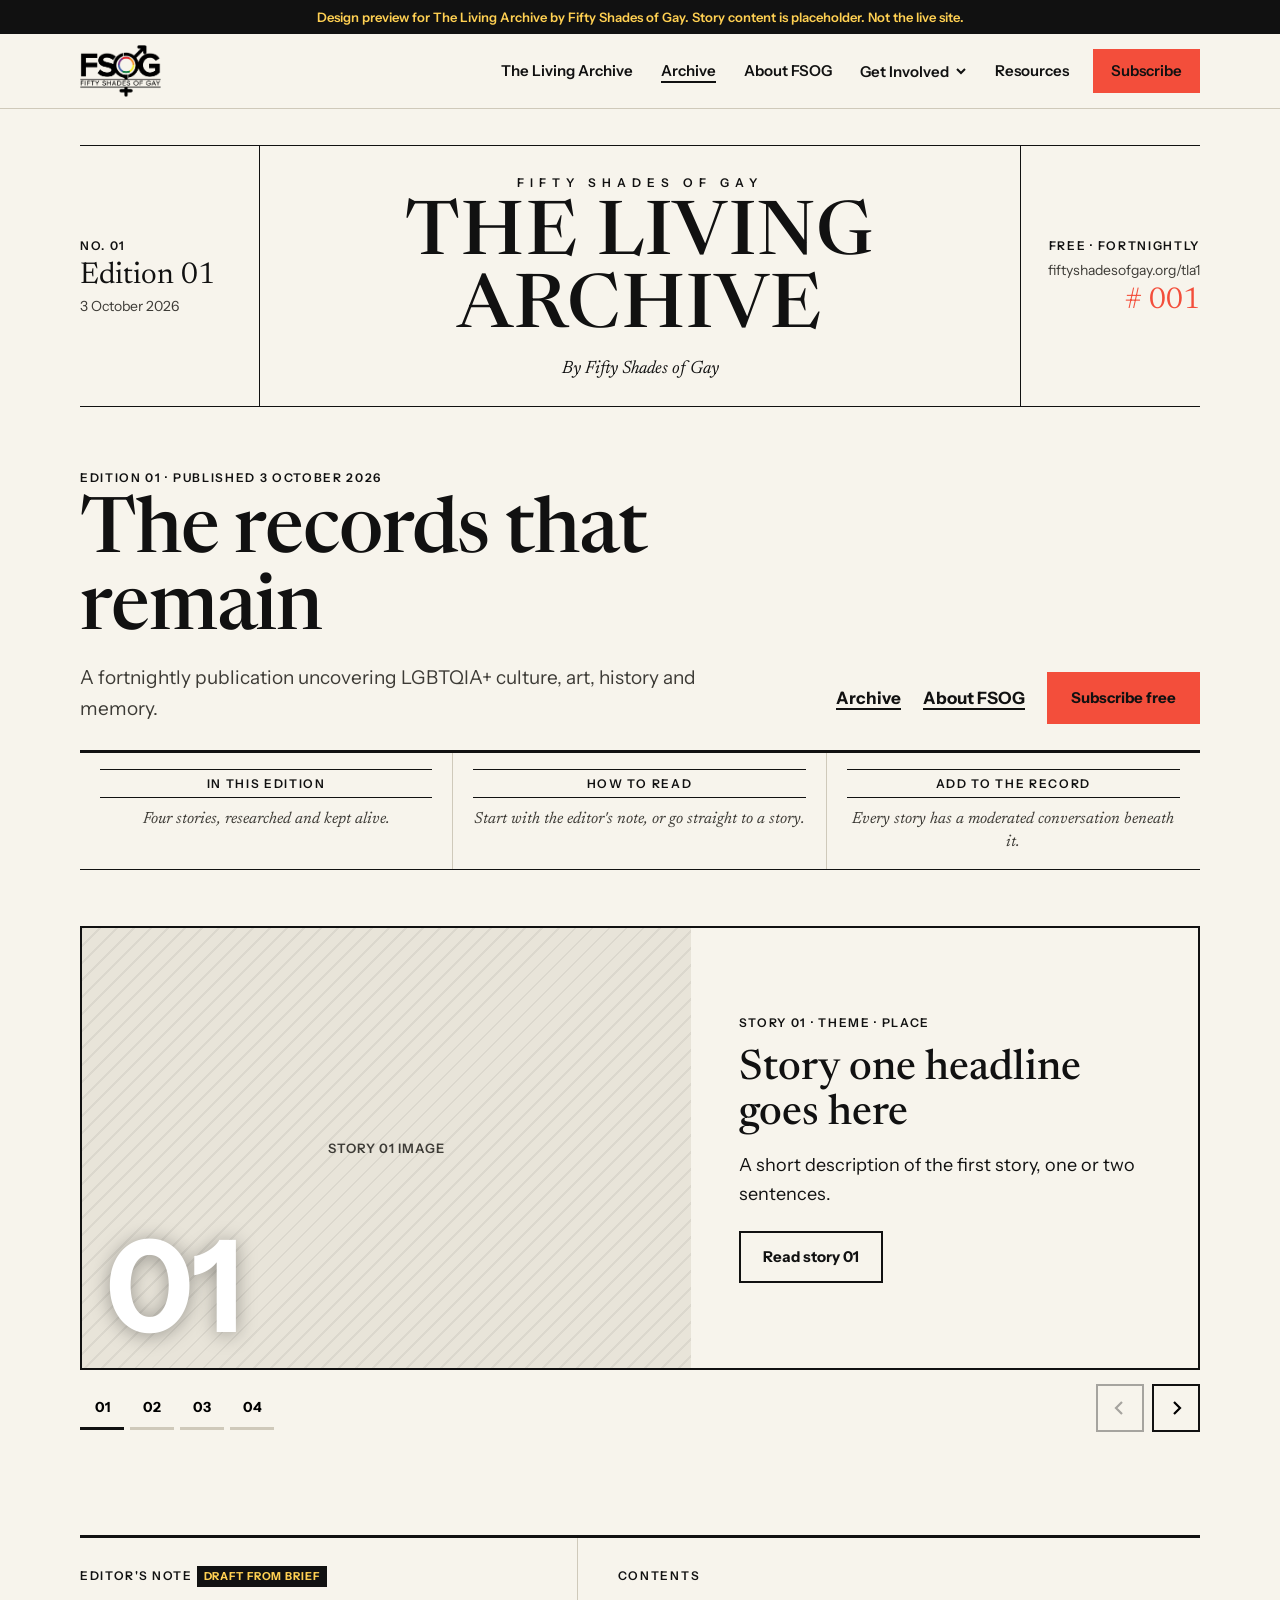
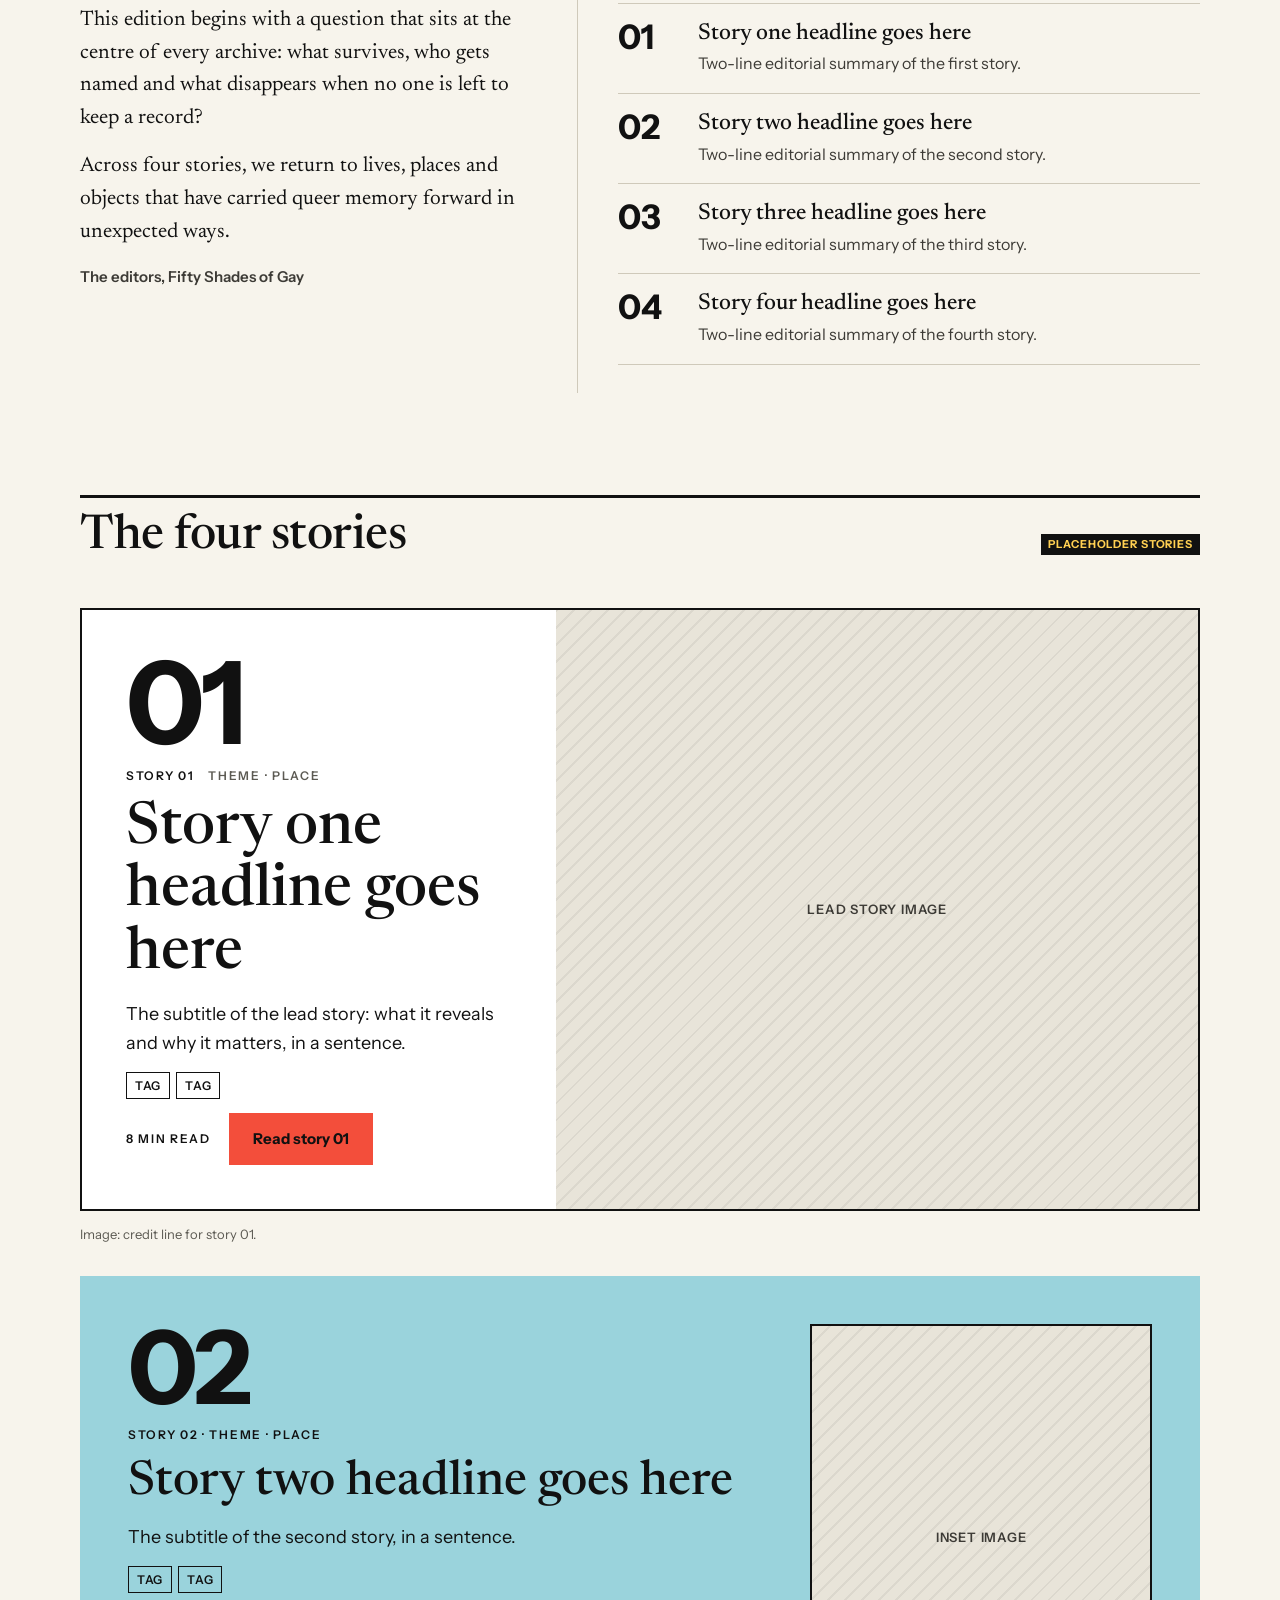
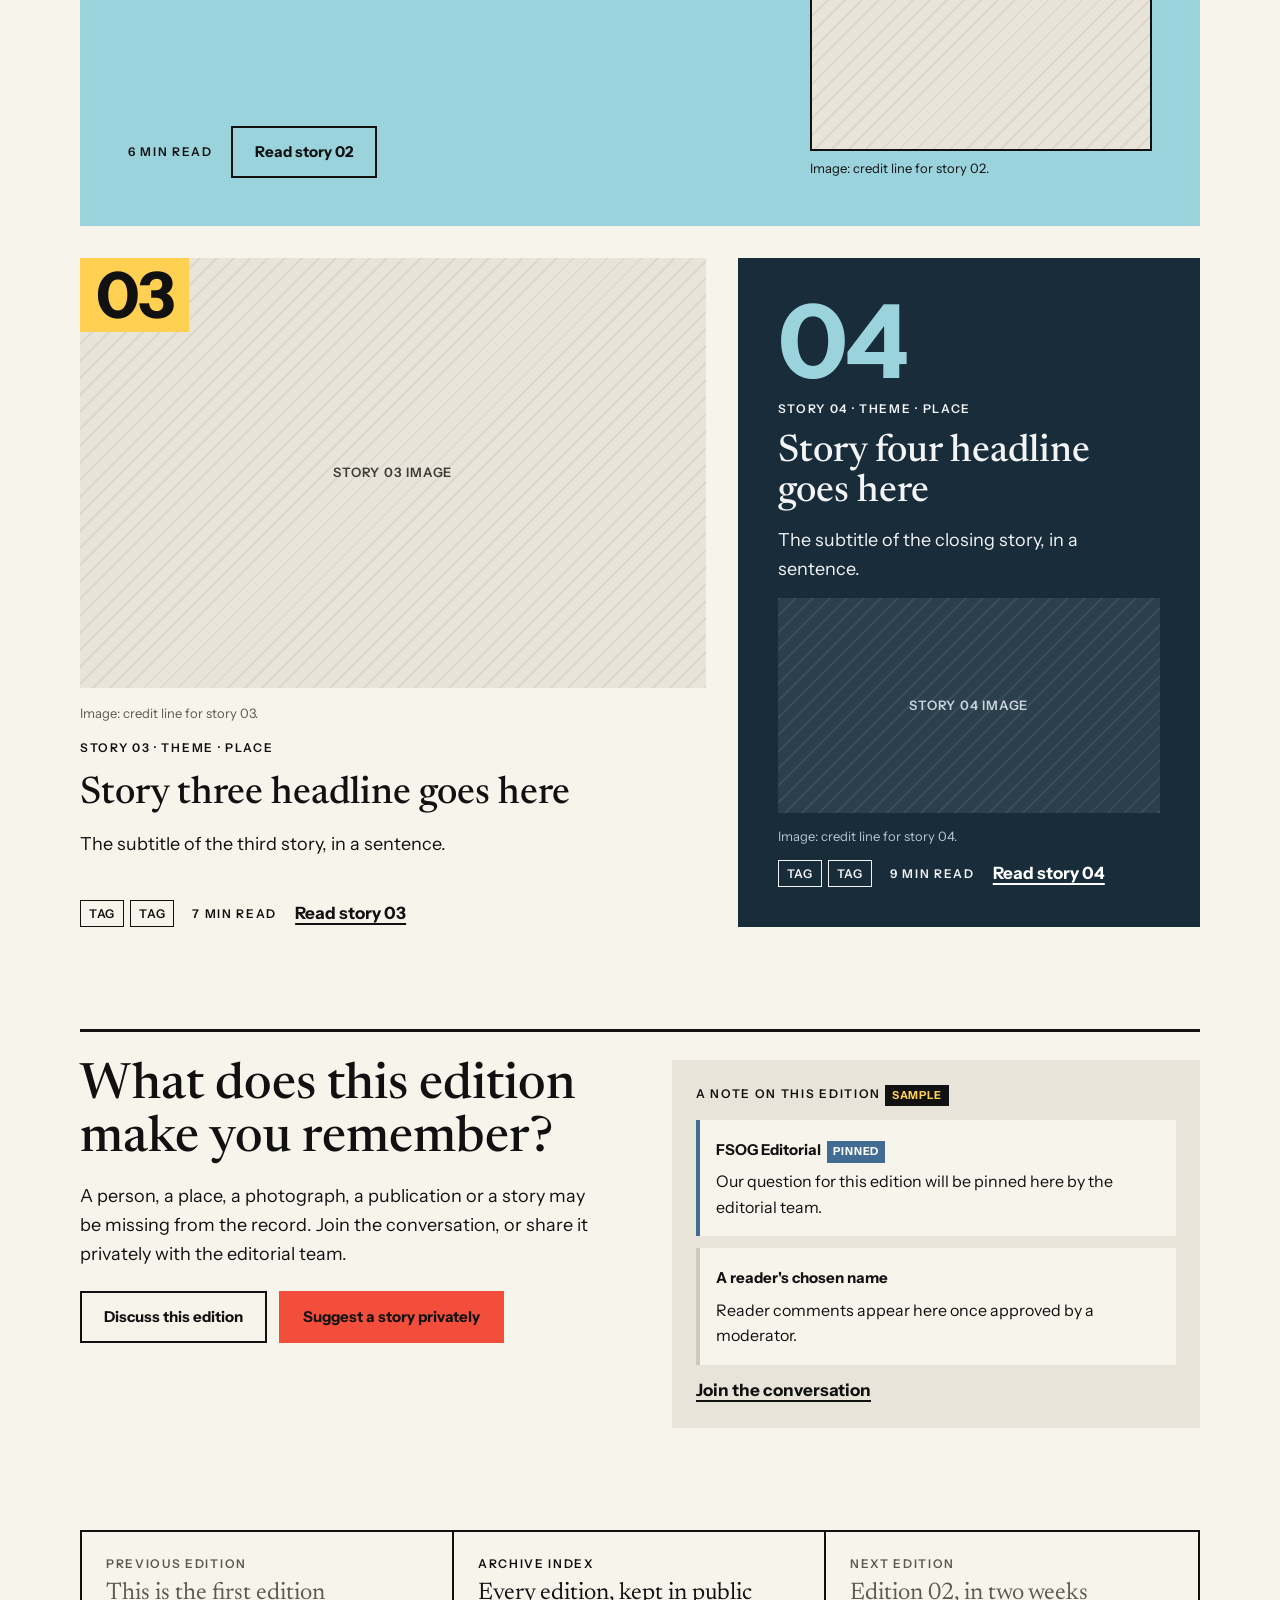
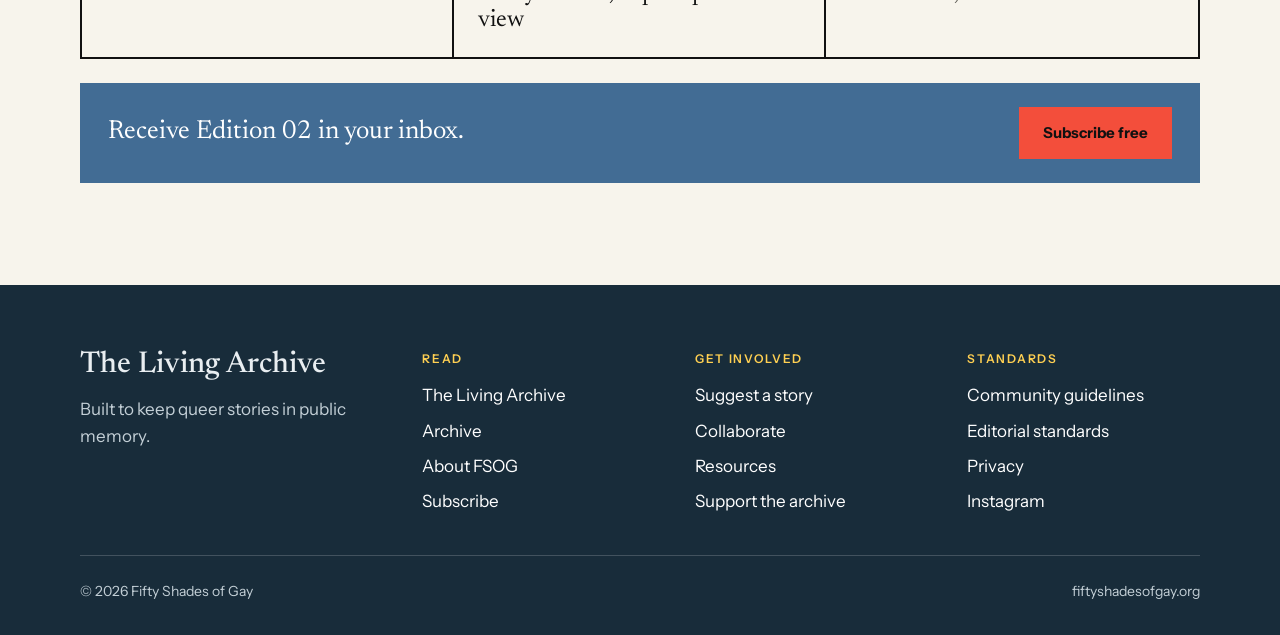
<file: living-archive/edition-01.html>
<!DOCTYPE html>
<html lang="en-GB">
<head>
<meta charset="UTF-8">
<meta name="viewport" content="width=device-width, initial-scale=1">
<title>Edition 01: The records that remain | The Living Archive by FSOG</title>
<meta name="description" content="Edition 01 of The Living Archive by Fifty Shades of Gay. Four stories about queer lives, cultural memory, photographs, places and the details history did not keep easily.">
<link rel="preconnect" href="https://fonts.googleapis.com">
<link rel="preconnect" href="https://fonts.gstatic.com" crossorigin>
<link rel="stylesheet" href="https://fonts.googleapis.com/css2?family=Instrument+Sans:wght@400;500;600;700&family=Newsreader:ital,opsz,wght@0,6..72,400;0,6..72,500;0,6..72,600;1,6..72,400;1,6..72,500&display=swap">
<link rel="stylesheet" href="assets/site.css">
<style>
  /* ---------- Newspaper front: masthead ---------- */
  .front {
    margin-top: clamp(20px, 3vw, 36px);
    border-top: 1px solid var(--ink);
    border-bottom: 1px solid var(--ink);
  }
  .front-grid {
    display: grid;
    grid-template-columns: 180px 1fr 180px;
    align-items: stretch;
  }
  .front-side {
    padding: 22px 20px 22px 0;
    border-right: 1px solid var(--ink);
    display: flex;
    flex-direction: column;
    justify-content: center;
    gap: 6px;
  }
  .front-side.right { border-right: 0; border-left: 1px solid var(--ink); padding: 22px 0 22px 20px; text-align: right; align-items: flex-end; }
  .front-side .big { font-family: var(--serif); font-size: 30px; line-height: 1; }
  .front-side .small { font-size: 14px; color: var(--ink-soft); line-height: 1.4; }
  .front-centre { text-align: center; padding: 22px 16px; }
  .front-centre .kicker { letter-spacing: .5em; }
  .front-name {
    margin: 6px 0 0;
    font-family: var(--serif);
    font-weight: 500;
    font-size: clamp(38px, 5.8vw, 84px);
    line-height: .98;
    letter-spacing: .02em;
    text-transform: uppercase;
    text-wrap: balance;
  }
  .front-by { margin: 8px 0 0; font-family: var(--serif); font-style: italic; font-size: 18px; }

  /* edition title block under the masthead */
  .edition-head {
    display: grid;
    grid-template-columns: 1fr auto;
    gap: 24px;
    align-items: end;
    padding-block: clamp(32px, 5vw, 56px) 26px;
    border-bottom: 3px solid var(--ink);
  }
  .edition-head h1 {
    margin: 6px 0 0;
    font-family: var(--serif);
    font-weight: 500;
    font-size: clamp(42px, 6vw, 78px);
    line-height: 1;
    letter-spacing: -.015em;
  }
  .edition-head .desc { margin: 14px 0 0; font-size: 19px; color: var(--ink-soft); max-width: 52ch; }
  .edition-head-actions { display: flex; flex-wrap: wrap; gap: 10px 22px; align-items: center; justify-content: flex-end; }

  /* three column "rail" like the newspaper's service strip */
  .rail {
    display: grid;
    grid-template-columns: repeat(3, 1fr);
    gap: 0;
    border-bottom: 1px solid var(--ink);
  }
  .rail div { padding: 16px 20px; border-right: 1px solid var(--rule); text-align: center; }
  .rail div:last-child { border-right: 0; }
  .rail .label { display: block; border-top: 1px solid var(--ink); border-bottom: 1px solid var(--ink); padding: 4px 0; margin-bottom: 10px; }
  .rail p { margin: 0; font-family: var(--serif); font-style: italic; font-size: 16px; line-height: 1.4; color: var(--ink-soft); }

  /* ---------- Story carousel ---------- */
  .carousel { margin-top: clamp(32px, 5vw, 56px); }
  .carousel-viewport { overflow: hidden; border: 2px solid var(--ink); }
  .carousel-track { display: flex; transition: transform .45s ease; }
  .slide {
    flex: 0 0 100%;
    display: grid;
    grid-template-columns: 1.2fr 1fr;
    min-height: 440px;
  }
  .slide-media { position: relative; }
  .slide-media .img-placeholder { position: absolute; inset: 0; }
  .slide-num {
    position: absolute; left: 24px; bottom: 18px;
    font-weight: 700; font-size: clamp(72px, 10vw, 132px); line-height: 1; color: #fff;
    text-shadow: 0 2px 20px rgba(0,0,0,.35);
  }
  .slide-body { padding: clamp(24px, 4vw, 48px); display: flex; flex-direction: column; gap: 14px; justify-content: center; }
  .slide-body h2 { margin: 0; font-family: var(--serif); font-weight: 500; font-size: clamp(28px, 3.4vw, 42px); line-height: 1.08; }
  .slide-body p { margin: 0; font-size: 18px; }
  .slide-body .btn { align-self: flex-start; margin-top: 8px; }

  .carousel-controls {
    display: flex;
    align-items: center;
    justify-content: space-between;
    gap: 16px;
    margin-top: 14px;
  }
  .carousel-arrows { display: flex; gap: 8px; }
  .carousel-arrows button {
    width: 48px; height: 48px;
    display: grid; place-items: center;
    background: var(--paper); border: 2px solid var(--ink); cursor: pointer;
  }
  .carousel-arrows button:hover { background: var(--ink); color: var(--paper); }
  .carousel-arrows button:disabled { opacity: .35; cursor: default; background: var(--paper); color: var(--ink); }
  .carousel-dots { display: flex; gap: 6px; }
  .carousel-dots button {
    min-width: 44px; height: 44px; padding: 0 8px;
    font-family: var(--sans); font-weight: 700; font-size: 14px;
    background: transparent; border: 0; border-bottom: 3px solid var(--rule); cursor: pointer;
  }
  .carousel-dots button[aria-current="true"] { border-bottom-color: var(--ink); }

  /* ---------- Editor's note + contents ---------- */
  .note-contents {
    display: grid;
    grid-template-columns: 1fr 1.25fr;
    gap: 0;
    border-top: 3px solid var(--ink);
  }
  .editors-note { padding: 28px 40px 28px 0; border-right: 1px solid var(--rule); }
  .editors-note h2, .contents h2 { margin: 0 0 18px; }
  .editors-note p { margin: 0 0 16px; font-family: var(--serif); font-size: 21px; line-height: 1.55; }
  .editors-note .sign { font-family: var(--sans); font-size: 15px; font-weight: 600; color: var(--ink-soft); }
  .contents { padding: 28px 0 28px 40px; }
  .contents ol { list-style: none; margin: 0; padding: 0; }
  .contents li { border-top: 1px solid var(--rule); }
  .contents li:last-child { border-bottom: 1px solid var(--rule); }
  .contents a {
    display: grid;
    grid-template-columns: 64px 1fr;
    gap: 16px;
    padding: 16px 0;
    text-decoration: none;
  }
  .contents .n { font-weight: 700; font-size: 34px; line-height: 1; }
  .contents h3 { margin: 0; font-family: var(--serif); font-weight: 500; font-size: 23px; line-height: 1.2; }
  .contents p { margin: 4px 0 0; color: var(--ink-soft); font-size: 16px; }
  .contents a:hover h3 { text-decoration: underline; text-underline-offset: 4px; }

  /* ---------- Four story blocks ---------- */
  .stories { display: grid; gap: clamp(20px, 3vw, 32px); }
  .story-label { display: flex; flex-wrap: wrap; gap: 6px 14px; align-items: center; }
  .story-block h3 { margin: 0; font-family: var(--serif); font-weight: 500; line-height: 1.06; }
  .story-block .sub { margin: 0; font-size: 18px; }
  .story-foot { display: flex; flex-wrap: wrap; gap: 10px 18px; align-items: center; margin-top: auto; }
  .big-num { font-weight: 700; line-height: .85; letter-spacing: -.03em; }

  /* 01: large feature (newspaper lead) */
  .sb-feature { display: grid; grid-template-columns: .85fr 1.15fr; border: 2px solid var(--ink); background: #fff; }
  .sb-feature .text { padding: clamp(24px, 4vw, 44px); display: flex; flex-direction: column; gap: 14px; }
  .sb-feature h3 { font-size: clamp(36px, 4.6vw, 60px); }
  .sb-feature .media { position: relative; min-height: 420px; }
  .sb-feature .img-placeholder { position: absolute; inset: 0; }
  .sb-feature .big-num { font-size: clamp(72px, 9vw, 120px); }

  /* 02: broad colour panel with an image inset */
  .sb-panel { background: var(--powder); padding: clamp(24px, 4vw, 48px); display: grid; grid-template-columns: 1.3fr .7fr; gap: clamp(20px, 4vw, 48px); align-items: center; }
  .sb-panel .text { display: flex; flex-direction: column; gap: 14px; min-height: 100%; }
  .sb-panel h3 { font-size: clamp(32px, 3.8vw, 48px); }
  .sb-panel .big-num { font-size: clamp(64px, 8vw, 104px); }
  .sb-panel figure { margin: 0; }
  .sb-panel .img-placeholder { aspect-ratio: 4 / 5; border: 2px solid var(--ink); }

  /* 03 and 04 side by side on desktop */
  .sb-pair { display: grid; grid-template-columns: 1.15fr .85fr; gap: clamp(20px, 3vw, 32px); }

  /* 03: image-led */
  .sb-image { display: flex; flex-direction: column; gap: 16px; }
  .sb-image .media { position: relative; aspect-ratio: 16 / 11; }
  .sb-image .img-placeholder { position: absolute; inset: 0; }
  .sb-image .tab { position: absolute; left: 0; top: 0; background: var(--yellow); padding: 10px 16px 6px; }
  .sb-image .big-num { font-size: 64px; }
  .sb-image h3 { font-size: clamp(28px, 3vw, 38px); }

  /* 04: darker, reflective closing story */
  .sb-dark { background: var(--navy); color: #f2f4f5; padding: clamp(24px, 4vw, 40px); display: flex; flex-direction: column; gap: 14px; }
  .sb-dark .big-num { font-size: clamp(64px, 8vw, 104px); color: var(--powder); }
  .sb-dark h3 { font-size: clamp(28px, 3vw, 38px); }
  .sb-dark .img-placeholder { aspect-ratio: 16 / 9; background-color: #2b3f4d; color: #c9d4db; background-image: repeating-linear-gradient(135deg, rgba(255,255,255,.07) 0 2px, transparent 2px 12px); }
  .sb-dark .credit { color: #b8c5cd; }
  .sb-dark .tags li { color: #f2f4f5; }
  .sb-dark .text-link { color: #fff; }

  /* ---------- Community prompt + edition discussion ---------- */
  .prompt {
    display: grid;
    grid-template-columns: 1fr 1fr;
    gap: clamp(24px, 5vw, 64px);
    border-top: 3px solid var(--ink);
    padding-top: 28px;
  }
  .prompt h2 { margin: 0; font-family: var(--serif); font-weight: 500; font-size: clamp(32px, 4vw, 50px); line-height: 1.06; text-wrap: balance; }
  .prompt p { margin: 16px 0 0; font-size: 18px; }
  .prompt .actions { display: flex; flex-wrap: wrap; gap: 12px; margin-top: 22px; }
  .thread-mini { background: var(--paper-deep); padding: 24px; }
  .thread-mini h3 { margin: 0 0 14px; }
  .mini-comment { background: var(--paper); padding: 16px; margin-bottom: 12px; border-left: 4px solid var(--slate); }
  .mini-comment .who { font-weight: 700; font-size: 15px; }
  .mini-comment .badge { display: inline-block; margin-left: 6px; font-size: 11px; font-weight: 700; letter-spacing: .08em; text-transform: uppercase; background: var(--slate); color: #fff; padding: 2px 6px; }
  .mini-comment p { margin: 6px 0 0; font-size: 16px; }

  /* ---------- Edition navigation ---------- */
  .edition-nav {
    display: grid;
    grid-template-columns: repeat(3, 1fr);
    border: 2px solid var(--ink);
  }
  .edition-nav > * { padding: 22px 24px; border-right: 2px solid var(--ink); text-decoration: none; display: flex; flex-direction: column; gap: 6px; }
  .edition-nav > *:last-child { border-right: 0; }
  .edition-nav .t { font-family: var(--serif); font-size: 24px; line-height: 1.15; }
  .edition-nav .disabled { color: var(--muted); }
  .edition-nav a:hover { background: var(--yellow); }
  .edition-sub { margin-top: 24px; display: flex; flex-wrap: wrap; align-items: center; justify-content: space-between; gap: 16px; background: var(--slate); color: #fff; padding: 24px 28px; }
  .edition-sub p { margin: 0; font-family: var(--serif); font-size: 26px; line-height: 1.2; }

  /* ---------- Responsive ---------- */
  @media (max-width: 900px) {
    .front-grid { grid-template-columns: 1fr 1fr; }
    .front-centre { grid-column: 1 / -1; order: -1; border-bottom: 1px solid var(--ink); }
    .front-side { padding: 16px 14px 16px 0; }
    .front-side.right { padding: 16px 0 16px 14px; }
    .edition-head { grid-template-columns: 1fr; }
    .edition-head-actions { justify-content: flex-start; }
    .rail { grid-template-columns: 1fr; }
    .rail div { border-right: 0; border-bottom: 1px solid var(--rule); }
    .slide { grid-template-columns: 1fr; min-height: 0; }
    .slide-media { min-height: 240px; }
    .note-contents { grid-template-columns: 1fr; }
    .editors-note { padding: 24px 0; border-right: 0; border-bottom: 1px solid var(--rule); }
    .contents { padding: 24px 0 0; }
    .sb-feature, .sb-panel, .sb-pair, .prompt { grid-template-columns: 1fr; }
    .sb-feature .media { min-height: 260px; order: -1; }
    .edition-nav { grid-template-columns: 1fr; }
    .edition-nav > * { border-right: 0; border-bottom: 2px solid var(--ink); }
    .edition-nav > *:last-child { border-bottom: 0; }
  }
  @media (max-width: 520px) {
    .front-side .big { font-size: 24px; }
    .contents a { grid-template-columns: 48px 1fr; }
    .contents .n { font-size: 26px; }
  }
</style>
</head>
<body>
<div style="background:#111;color:#ffd052;font:600 13px/1.4 'Instrument Sans',Arial,sans-serif;text-align:center;padding:8px 16px">Design preview for The Living Archive by Fifty Shades of Gay. Story content is placeholder. Not the live site.</div>

<a class="skip-link" href="#main">Skip to content</a>

<header class="site-header">
  <div class="wrap header-inner">
    <a class="brand" href="../index.html" aria-label="Fifty Shades of Gay, home">
      <img src="assets/fsog-logo.png" width="746" height="476" alt="FSOG, Fifty Shades of Gay">
    </a>
    <nav class="primary-nav" aria-label="Main">
      <ul>
        <li><a href="index.html">The Living Archive</a></li>
        <li><a href="index.html#archive" aria-current="page">Archive</a></li>
        <li><a href="index.html#about">About FSOG</a></li>
        <li class="has-dropdown">
          <button class="nav-toggle" type="button" aria-expanded="false" aria-controls="get-involved">
            Get Involved
            <svg width="12" height="12" viewBox="0 0 12 12" aria-hidden="true"><path d="M2 4l4 4 4-4" fill="none" stroke="currentColor" stroke-width="2"/></svg>
          </button>
          <ul class="dropdown" id="get-involved" hidden>
            <li><a href="#">Suggest a story</a></li>
            <li><a href="#">Collaborate with us</a></li>
            <li><a href="#">Events, talks and workshops</a></li>
            <li><a href="#">Support the archive</a></li>
          </ul>
        </li>
        <li><a href="#">Resources</a></li>
        <li><a class="nav-subscribe" href="index.html#subscribe">Subscribe</a></li>
      </ul>
    </nav>
    <button class="menu-button" type="button" aria-expanded="false" aria-controls="mobile-menu">Menu</button>
  </div>
</header>

<div class="mobile-menu" id="mobile-menu" role="dialog" aria-modal="true" aria-label="Menu" hidden>
  <div class="mobile-menu-top">
    <span class="label">The Living Archive</span>
    <button class="menu-button menu-close" type="button" style="display:inline-flex">Close</button>
  </div>
  <ul>
    <li><a href="index.html">The Living Archive</a></li>
    <li><a href="index.html#archive">Archive</a></li>
    <li><a href="index.html#about">About FSOG</a></li>
    <li><span class="menu-group">Get Involved</span></li>
    <li class="sub"><a href="#">Suggest a story</a></li>
    <li class="sub"><a href="#">Collaborate with us</a></li>
    <li class="sub"><a href="#">Events, talks and workshops</a></li>
    <li class="sub"><a href="#">Support the archive</a></li>
    <li><a href="#">Resources</a></li>
  </ul>
  <a class="btn btn-primary" href="index.html#subscribe">Subscribe free</a>
</div>

<main id="main">
  <div class="wrap">

    <!-- Masthead, newspaper front style -->
    <div class="front">
      <div class="front-grid">
        <div class="front-side">
          <span class="label">No. 01</span>
          <span class="big">Edition 01</span>
          <span class="small">3 October 2026</span>
        </div>
        <div class="front-centre">
          <span class="label kicker">Fifty Shades of Gay</span>
          <p class="front-name">The Living Archive</p>
          <p class="front-by">By Fifty Shades of Gay</p>
        </div>
        <div class="front-side right">
          <span class="label">Free · Fortnightly</span>
          <span class="small">fiftyshadesofgay.org/tla1</span>
          <span class="big" style="color:var(--red)"># 001</span>
        </div>
      </div>
    </div>

    <!-- Edition title -->
    <div class="edition-head">
      <div>
        <span class="label">Edition 01 · Published 3 October 2026</span>
        <h1>The records that remain</h1>
        <p class="desc">A fortnightly publication uncovering LGBTQIA+ culture, art, history and memory.</p>
      </div>
      <div class="edition-head-actions">
        <a class="text-link" href="index.html#archive">Archive</a>
        <a class="text-link" href="index.html#about">About FSOG</a>
        <a class="btn btn-primary" href="index.html#subscribe">Subscribe free</a>
      </div>
    </div>

    <div class="rail">
      <div><span class="label">In this edition</span><p>Four stories, researched and kept alive.</p></div>
      <div><span class="label">How to read</span><p>Start with the editor's note, or go straight to a story.</p></div>
      <div><span class="label">Add to the record</span><p>Every story has a moderated conversation beneath it.</p></div>
    </div>

    <!-- Story carousel: no autoplay, arrows, numbered indicators, keys and swipe -->
    <section class="carousel" aria-roledescription="carousel" aria-label="Stories in Edition 01">
      <div class="carousel-viewport">
        <div class="carousel-track">
          <div class="slide" role="group" aria-roledescription="slide" aria-label="Story 1 of 4">
            <div class="slide-media"><div class="img-placeholder">Story 01 image</div><span class="slide-num" aria-hidden="true">01</span></div>
            <div class="slide-body c-powder">
              <span class="label">Story 01 · Theme · Place</span>
              <h2>Story one headline goes here</h2>
              <p>A short description of the first story, one or two sentences.</p>
              <a class="btn btn-ghost" href="story.html">Read story 01</a>
            </div>
          </div>
          <div class="slide" role="group" aria-roledescription="slide" aria-label="Story 2 of 4">
            <div class="slide-media"><div class="img-placeholder">Story 02 image</div><span class="slide-num" aria-hidden="true">02</span></div>
            <div class="slide-body c-yellow">
              <span class="label">Story 02 · Theme · Place</span>
              <h2>Story two headline goes here</h2>
              <p>A short description of the second story, one or two sentences.</p>
              <a class="btn btn-ghost" href="story.html">Read story 02</a>
            </div>
          </div>
          <div class="slide" role="group" aria-roledescription="slide" aria-label="Story 3 of 4">
            <div class="slide-media"><div class="img-placeholder">Story 03 image</div><span class="slide-num" aria-hidden="true">03</span></div>
            <div class="slide-body c-slate">
              <span class="label">Story 03 · Theme · Place</span>
              <h2>Story three headline goes here</h2>
              <p>A short description of the third story, one or two sentences.</p>
              <a class="btn btn-on-dark" href="story.html">Read story 03</a>
            </div>
          </div>
          <div class="slide" role="group" aria-roledescription="slide" aria-label="Story 4 of 4">
            <div class="slide-media"><div class="img-placeholder">Story 04 image</div><span class="slide-num" aria-hidden="true">04</span></div>
            <div class="slide-body c-red">
              <span class="label">Story 04 · Theme · Place</span>
              <h2>Story four headline goes here</h2>
              <p>A short description of the fourth story, one or two sentences.</p>
              <a class="btn btn-ghost" href="story.html">Read story 04</a>
            </div>
          </div>
        </div>
      </div>
      <div class="carousel-controls">
        <div class="carousel-dots" role="group" aria-label="Choose a story">
          <button type="button" aria-label="Story 01" aria-current="true">01</button>
          <button type="button" aria-label="Story 02">02</button>
          <button type="button" aria-label="Story 03">03</button>
          <button type="button" aria-label="Story 04">04</button>
        </div>
        <div class="carousel-arrows">
          <button type="button" class="prev" aria-label="Previous story">
            <svg width="18" height="18" viewBox="0 0 18 18" aria-hidden="true"><path d="M11 3L5 9l6 6" fill="none" stroke="currentColor" stroke-width="2.2"/></svg>
          </button>
          <button type="button" class="next" aria-label="Next story">
            <svg width="18" height="18" viewBox="0 0 18 18" aria-hidden="true"><path d="M7 3l6 6-6 6" fill="none" stroke="currentColor" stroke-width="2.2"/></svg>
          </button>
        </div>
      </div>
    </section>
  </div>

  <!-- Editor's note + contents -->
  <section class="section" aria-label="Editor's note and contents">
    <div class="wrap"><div class="note-contents">
      <div class="editors-note">
        <h2 class="label">Editor's note <span class="placeholder-flag">Draft from brief</span></h2>
        <p>This edition begins with a question that sits at the centre of every archive: what survives, who gets named and what disappears when no one is left to keep a record?</p>
        <p>Across four stories, we return to lives, places and objects that have carried queer memory forward in unexpected ways.</p>
        <p class="sign">The editors, Fifty Shades of Gay</p>
      </div>
      <div class="contents">
        <h2 class="label">Contents</h2>
        <ol>
          <li><a href="story.html"><span class="n">01</span><div><h3>Story one headline goes here</h3><p>Two-line editorial summary of the first story.</p></div></a></li>
          <li><a href="story.html"><span class="n">02</span><div><h3>Story two headline goes here</h3><p>Two-line editorial summary of the second story.</p></div></a></li>
          <li><a href="story.html"><span class="n">03</span><div><h3>Story three headline goes here</h3><p>Two-line editorial summary of the third story.</p></div></a></li>
          <li><a href="story.html"><span class="n">04</span><div><h3>Story four headline goes here</h3><p>Two-line editorial summary of the fourth story.</p></div></a></li>
        </ol>
      </div>
    </div></div>
  </section>

  <!-- Four story blocks -->
  <section class="section" style="padding-top:0" aria-labelledby="stories-title">
    <div class="wrap">
      <div class="section-head">
        <h2 class="section-title" id="stories-title">The four stories</h2>
        <span class="placeholder-flag">Placeholder stories</span>
      </div>

      <div class="stories">
        <!-- 01: large feature -->
        <article class="story-block sb-feature">
          <div class="text">
            <span class="big-num" aria-hidden="true">01</span>
            <div class="story-label"><span class="label">Story 01</span><span class="label" style="color:var(--muted)">Theme · Place</span></div>
            <h3>Story one headline goes here</h3>
            <p class="sub">The subtitle of the lead story: what it reveals and why it matters, in a sentence.</p>
            <ul class="tags"><li>Tag</li><li>Tag</li></ul>
            <div class="story-foot"><span class="label">8 min read</span><a class="btn btn-primary" href="story.html">Read story 01</a></div>
          </div>
          <figure class="media" style="margin:0">
            <div class="img-placeholder">Lead story image</div>
          </figure>
        </article>
        <p class="credit" style="margin-top:-18px">Image: credit line for story 01.</p>

        <!-- 02: broad colour panel, image inset -->
        <article class="story-block sb-panel">
          <div class="text">
            <span class="big-num" aria-hidden="true">02</span>
            <div class="story-label"><span class="label">Story 02 · Theme · Place</span></div>
            <h3>Story two headline goes here</h3>
            <p class="sub">The subtitle of the second story, in a sentence.</p>
            <ul class="tags"><li>Tag</li><li>Tag</li></ul>
            <div class="story-foot"><span class="label">6 min read</span><a class="btn btn-ghost" href="story.html">Read story 02</a></div>
          </div>
          <figure style="margin:0">
            <div class="img-placeholder">Inset image</div>
            <figcaption class="credit" style="color:var(--ink)">Image: credit line for story 02.</figcaption>
          </figure>
        </article>

        <div class="sb-pair">
          <!-- 03: image-led -->
          <article class="story-block sb-image">
            <figure class="media" style="margin:0">
              <div class="img-placeholder">Story 03 image</div>
              <span class="tab"><span class="big-num">03</span></span>
            </figure>
            <p class="credit" style="margin:0">Image: credit line for story 03.</p>
            <div class="story-label"><span class="label">Story 03 · Theme · Place</span></div>
            <h3>Story three headline goes here</h3>
            <p class="sub">The subtitle of the third story, in a sentence.</p>
            <div class="story-foot"><ul class="tags"><li>Tag</li><li>Tag</li></ul><span class="label">7 min read</span><a class="text-link" href="story.html">Read story 03</a></div>
          </article>

          <!-- 04: darker, reflective -->
          <article class="story-block sb-dark">
            <span class="big-num" aria-hidden="true">04</span>
            <div class="story-label"><span class="label">Story 04 · Theme · Place</span></div>
            <h3>Story four headline goes here</h3>
            <p class="sub">The subtitle of the closing story, in a sentence.</p>
            <div class="img-placeholder">Story 04 image</div>
            <p class="credit" style="margin:0">Image: credit line for story 04.</p>
            <div class="story-foot"><ul class="tags"><li>Tag</li><li>Tag</li></ul><span class="label">9 min read</span><a class="text-link" href="story.html">Read story 04</a></div>
          </article>
        </div>
      </div>
    </div>
  </section>

  <!-- Community prompt + edition-wide note -->
  <section class="section" style="padding-top:0" aria-labelledby="prompt-title">
    <div class="wrap"><div class="prompt">
      <div>
        <h2 id="prompt-title">What does this edition make you remember?</h2>
        <p>A person, a place, a photograph, a publication or a story may be missing from the record. Join the conversation, or share it privately with the editorial team.</p>
        <div class="actions">
          <a class="btn btn-ghost" href="#edition-thread">Discuss this edition</a>
          <a class="btn btn-primary" href="#">Suggest a story privately</a>
        </div>
      </div>
      <div class="thread-mini" id="edition-thread">
        <h3 class="label">A note on this edition <span class="placeholder-flag">Sample</span></h3>
        <div class="mini-comment">
          <span class="who">FSOG Editorial</span><span class="badge">Pinned</span>
          <p>Our question for this edition will be pinned here by the editorial team.</p>
        </div>
        <div class="mini-comment" style="border-left-color:var(--rule)">
          <span class="who">A reader's chosen name</span>
          <p>Reader comments appear here once approved by a moderator.</p>
        </div>
        <a class="text-link" href="story.html#conversation">Join the conversation</a>
      </div>
    </div></div>
  </section>

  <!-- Edition navigation -->
  <section class="section" style="padding-top:0" aria-label="Edition navigation">
    <div class="wrap">
      <nav class="edition-nav" aria-label="Editions">
        <span class="disabled"><span class="label">Previous edition</span><span class="t">This is the first edition</span></span>
        <a href="index.html#archive"><span class="label">Archive index</span><span class="t">Every edition, kept in public view</span></a>
        <span class="disabled"><span class="label">Next edition</span><span class="t">Edition 02, in two weeks</span></span>
      </nav>
      <div class="edition-sub">
        <p>Receive Edition 02 in your inbox.</p>
        <a class="btn btn-primary" href="index.html#subscribe">Subscribe free</a>
      </div>
    </div>
  </section>
</main>

<footer class="site-footer">
  <div class="wrap">
    <div class="footer-top">
      <div class="footer-brand">
        <p class="footer-mast">The Living Archive</p>
        <p class="footer-line">Built to keep queer stories in public memory.</p>
      </div>
      <div class="footer-col">
        <h2 class="label">Read</h2>
        <ul>
          <li><a href="index.html">The Living Archive</a></li>
          <li><a href="index.html#archive">Archive</a></li>
          <li><a href="index.html#about">About FSOG</a></li>
          <li><a href="index.html#subscribe">Subscribe</a></li>
        </ul>
      </div>
      <div class="footer-col">
        <h2 class="label">Get involved</h2>
        <ul>
          <li><a href="#">Suggest a story</a></li>
          <li><a href="#">Collaborate</a></li>
          <li><a href="#">Resources</a></li>
          <li><a href="#">Support the archive</a></li>
        </ul>
      </div>
      <div class="footer-col">
        <h2 class="label">Standards</h2>
        <ul>
          <li><a href="#">Community guidelines</a></li>
          <li><a href="#">Editorial standards</a></li>
          <li><a href="#">Privacy</a></li>
          <li><a href="https://www.instagram.com/50shadesofgayofficial/" rel="noopener">Instagram</a></li>
        </ul>
      </div>
    </div>
    <div class="footer-bottom">
      <span>&copy; 2026 Fifty Shades of Gay</span>
      <span>fiftyshadesofgay.org</span>
    </div>
  </div>
</footer>

<script src="assets/site.js"></script>
<script>
  // Edition carousel: no autoplay; arrows, numbered indicators, arrow keys and swipe.
  (function () {
    var root = document.querySelector('.carousel');
    var track = root.querySelector('.carousel-track');
    var slides = root.querySelectorAll('.slide');
    var dots = root.querySelectorAll('.carousel-dots button');
    var prev = root.querySelector('.prev');
    var next = root.querySelector('.next');
    var index = 0;

    function go(i) {
      index = Math.max(0, Math.min(slides.length - 1, i));
      track.style.transform = 'translateX(' + (-100 * index) + '%)';
      slides.forEach(function (s, n) {
        s.setAttribute('aria-hidden', n === index ? 'false' : 'true');
        s.querySelectorAll('a').forEach(function (a) { a.tabIndex = n === index ? 0 : -1; });
      });
      dots.forEach(function (d, n) { d.setAttribute('aria-current', n === index ? 'true' : 'false'); });
      prev.disabled = index === 0;
      next.disabled = index === slides.length - 1;
    }

    prev.addEventListener('click', function () { go(index - 1); });
    next.addEventListener('click', function () { go(index + 1); });
    dots.forEach(function (d, n) { d.addEventListener('click', function () { go(n); }); });

    root.addEventListener('keydown', function (e) {
      if (e.key === 'ArrowLeft') go(index - 1);
      if (e.key === 'ArrowRight') go(index + 1);
    });

    var startX = null;
    track.addEventListener('touchstart', function (e) { startX = e.touches[0].clientX; }, { passive: true });
    track.addEventListener('touchend', function (e) {
      if (startX === null) return;
      var dx = e.changedTouches[0].clientX - startX;
      if (Math.abs(dx) > 50) go(index + (dx < 0 ? 1 : -1));
      startX = null;
    });

    go(0);
  })();
</script>
</body>
</html>
</file>
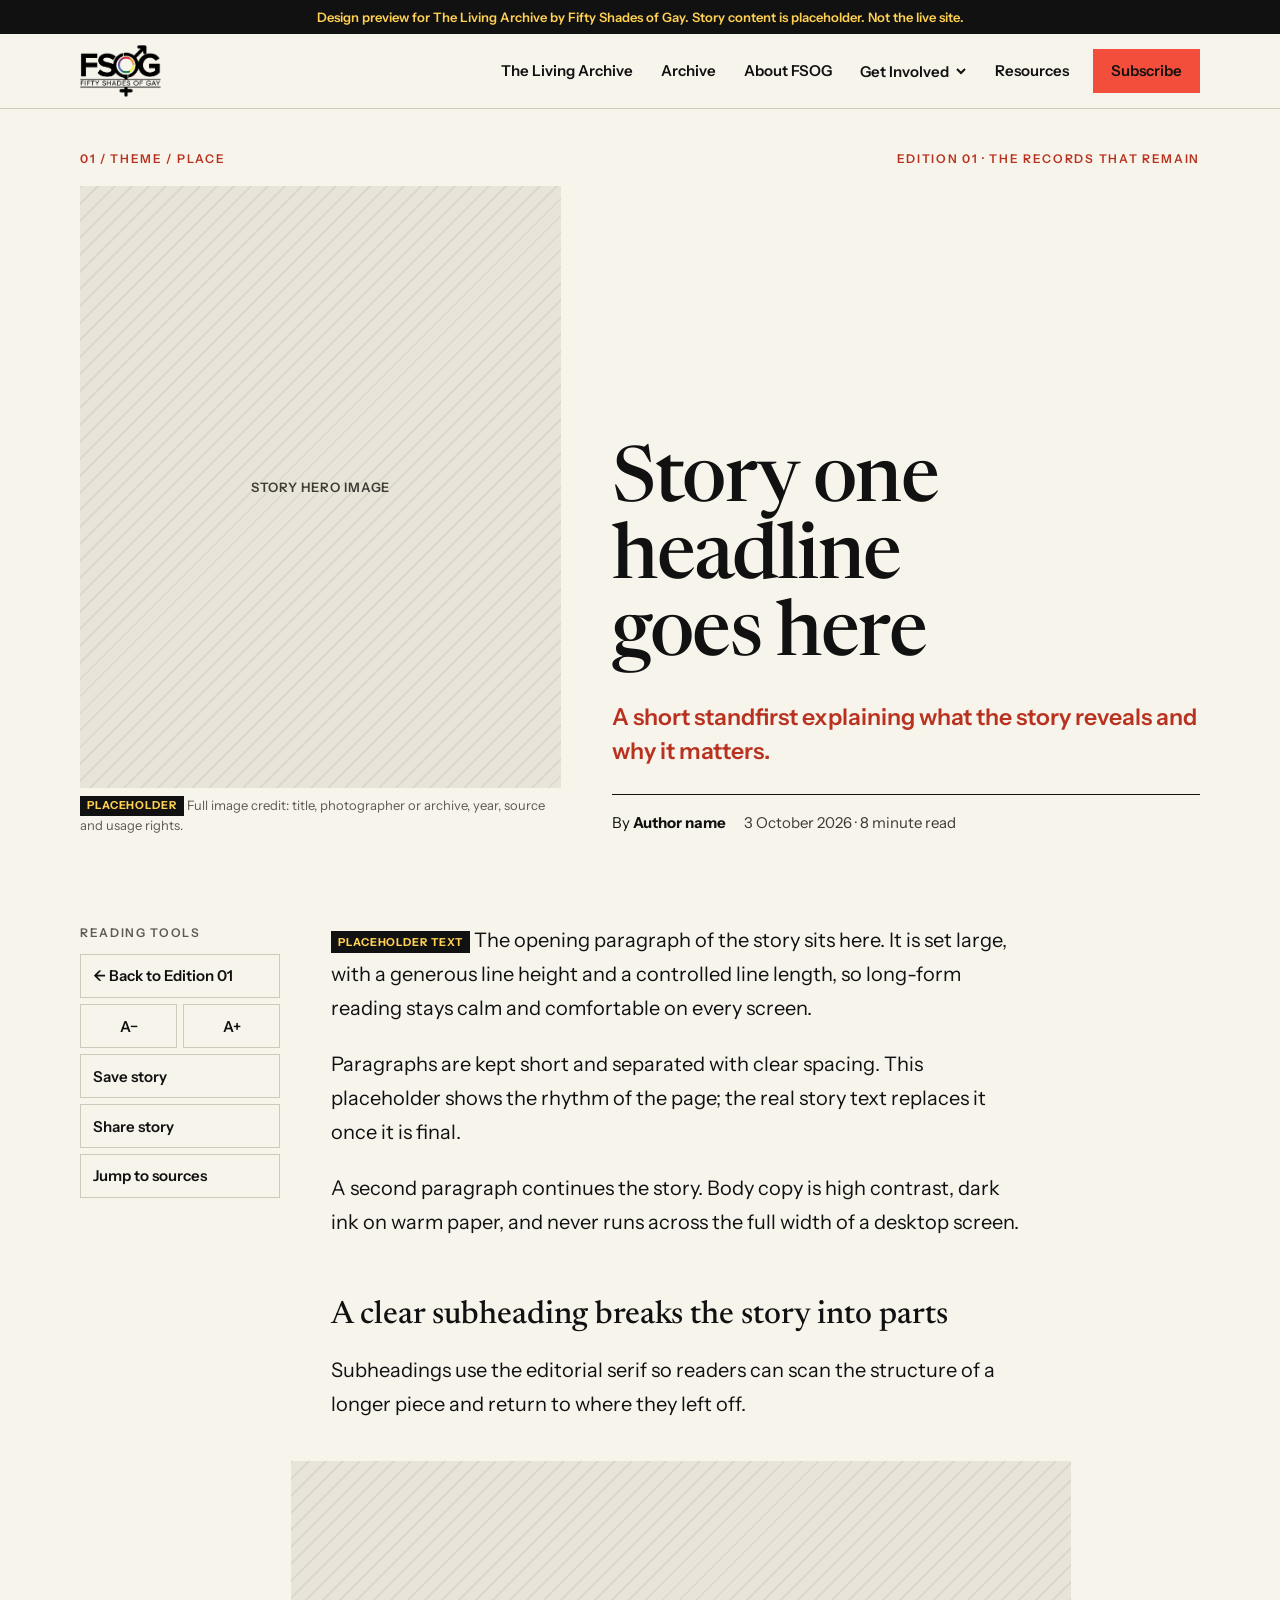
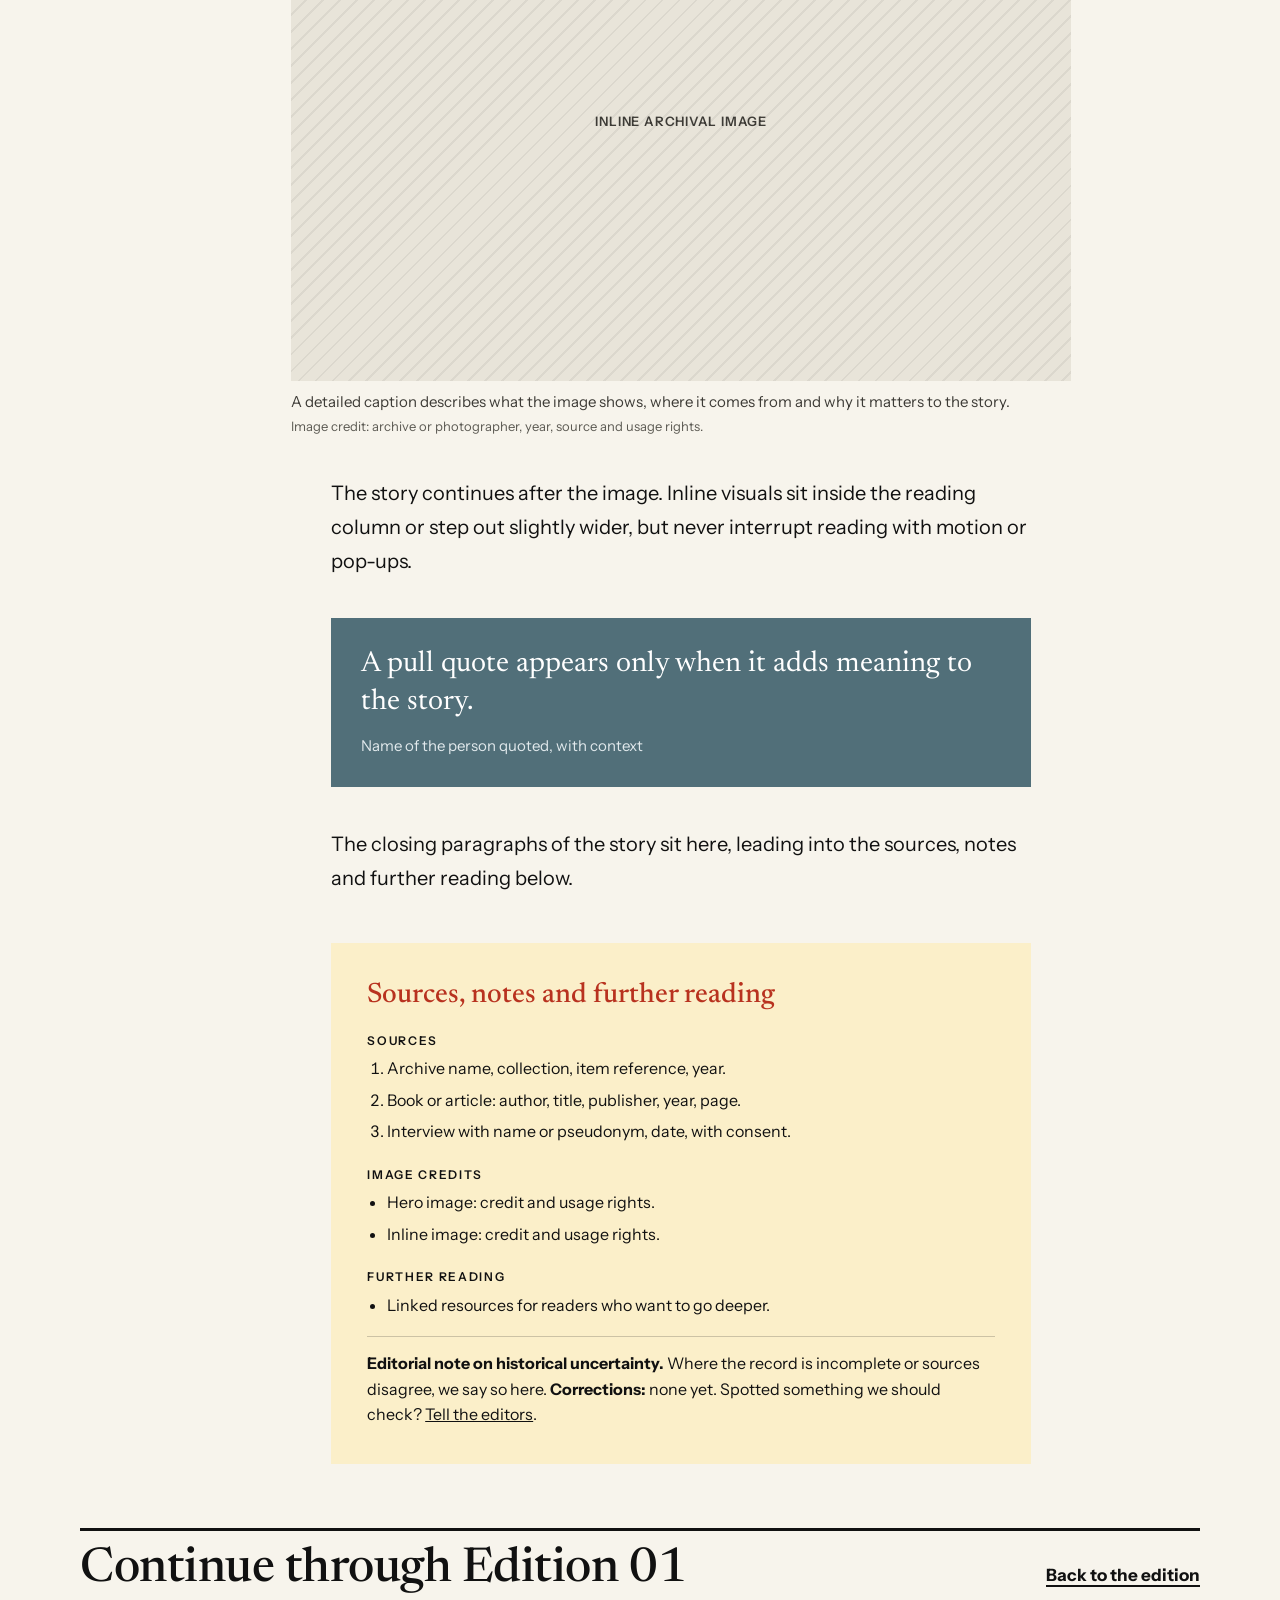
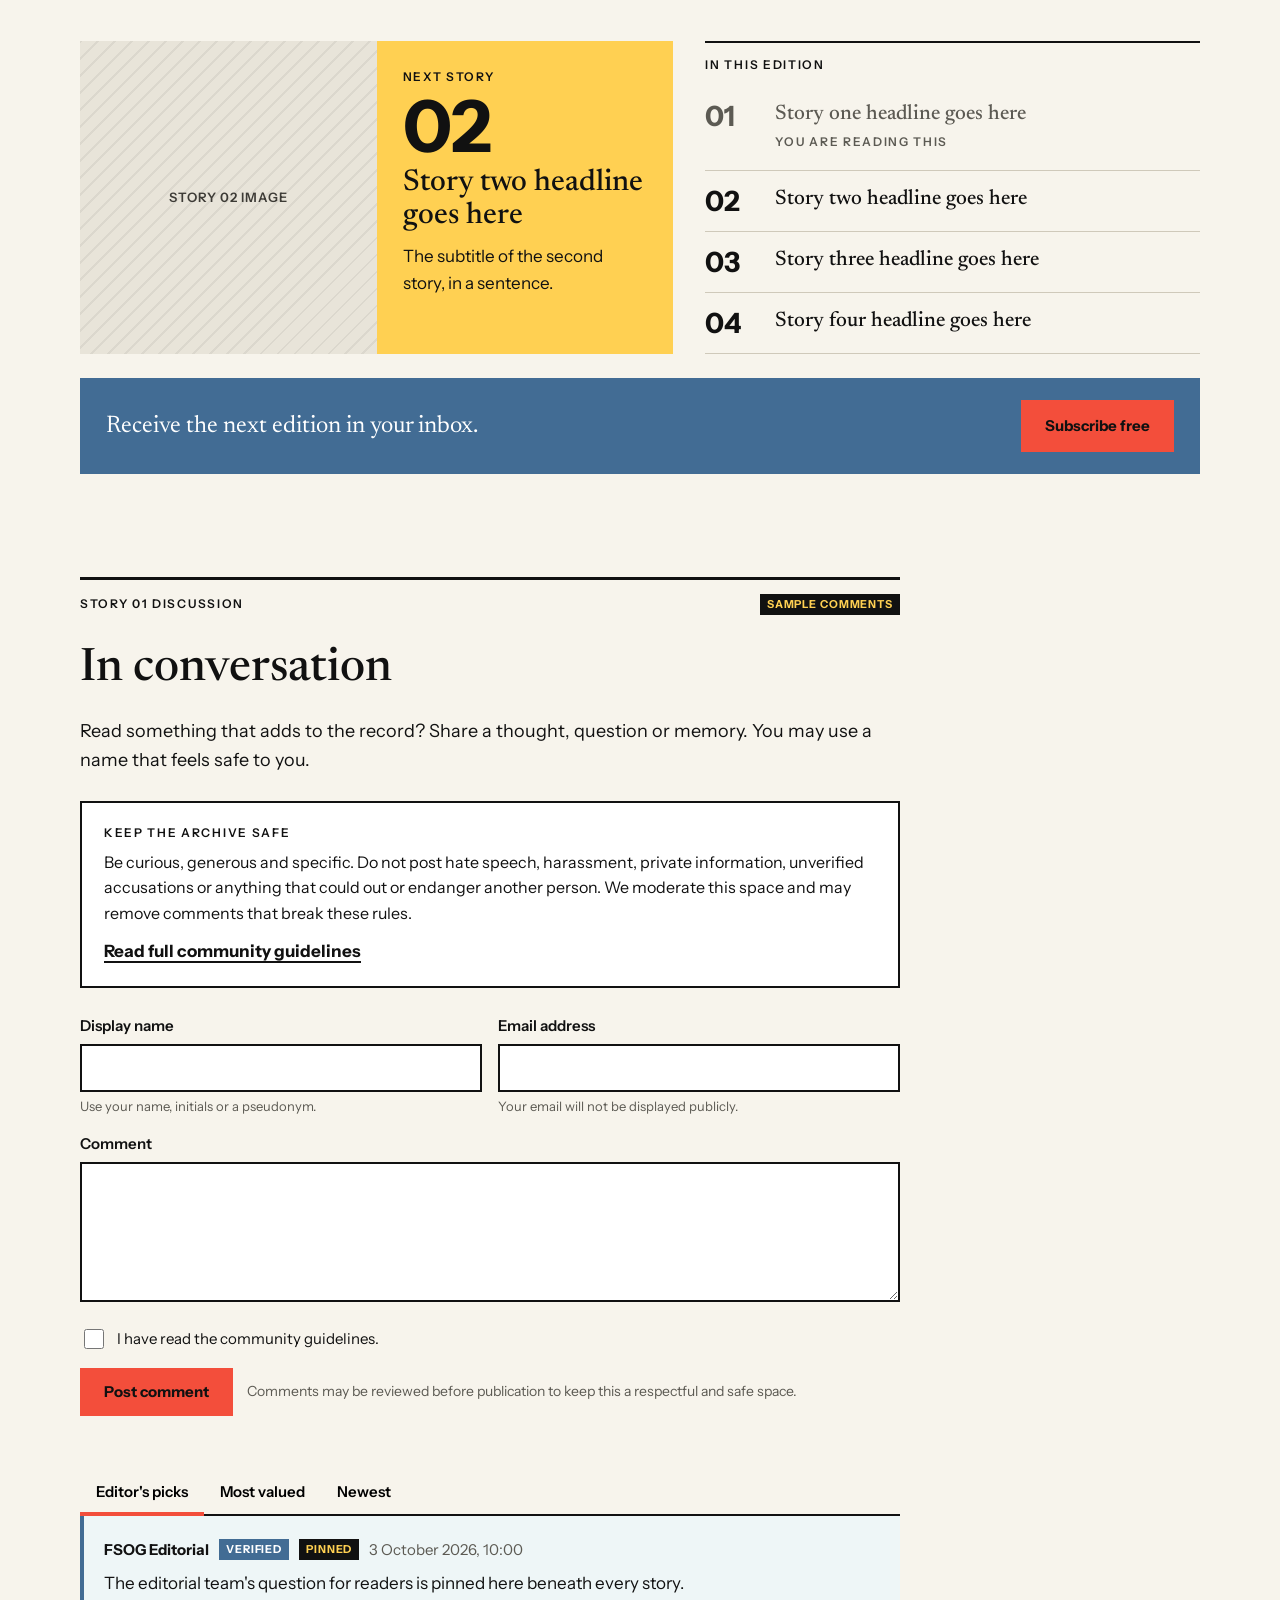
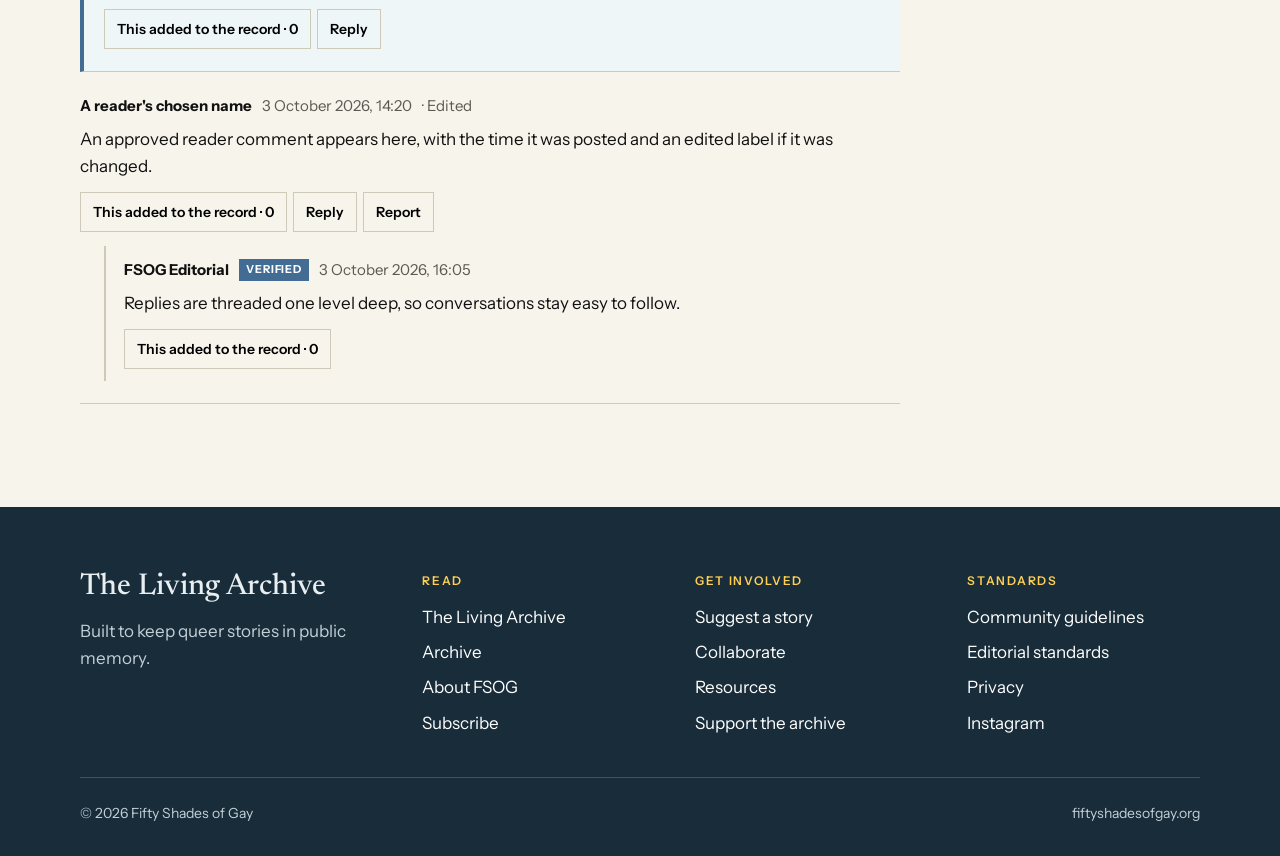
<file: living-archive/story.html>
<!DOCTYPE html>
<html lang="en-GB">
<head>
<meta charset="UTF-8">
<meta name="viewport" content="width=device-width, initial-scale=1">
<title>Story one headline | Edition 01 | The Living Archive by FSOG</title>
<meta name="description" content="Story 01 of Edition 01 of The Living Archive by Fifty Shades of Gay.">
<link rel="preconnect" href="https://fonts.googleapis.com">
<link rel="preconnect" href="https://fonts.gstatic.com" crossorigin>
<link rel="stylesheet" href="https://fonts.googleapis.com/css2?family=Instrument+Sans:wght@400;500;600;700&family=Newsreader:ital,opsz,wght@0,6..72,400;0,6..72,500;0,6..72,600;1,6..72,400;1,6..72,500&display=swap">
<link rel="stylesheet" href="assets/site.css">
<style>
  /* darker red for text on paper; the brand red-orange is too light for running text */
  :root { --red-text: #b8321f; --body-size: 20px; }

  .progress {
    position: fixed;
    left: 0;
    top: 0;
    z-index: 70;
    height: 4px;
    width: 0;
    background: var(--red);
  }

  /* ---------- Story opening ---------- */
  .story-top {
    display: flex;
    justify-content: space-between;
    gap: 16px;
    flex-wrap: wrap;
    padding-top: clamp(24px, 4vw, 40px);
  }
  .story-top .label { color: var(--red-text); }

  .opening {
    display: grid;
    grid-template-columns: .9fr 1.1fr;
    gap: clamp(24px, 4vw, 56px);
    align-items: end;
    margin-top: 18px;
  }
  .opening figure { margin: 0; }
  .opening .img-placeholder { aspect-ratio: 4 / 5; }

  .opening h1 {
    margin: 0;
    font-family: var(--serif);
    font-weight: 500;
    font-size: clamp(42px, 6vw, 82px);
    line-height: 1;
    letter-spacing: -.02em;
    text-wrap: balance;
  }
  .standfirst {
    margin: 26px 0 0;
    font-family: var(--sans);
    font-weight: 600;
    font-size: clamp(19px, 1.9vw, 23px);
    line-height: 1.45;
    color: var(--red-text);
    max-width: 40ch;
  }
  .byline {
    margin-top: 26px;
    padding-top: 16px;
    border-top: 1px solid var(--ink);
    display: flex;
    flex-wrap: wrap;
    gap: 6px 18px;
    font-size: 15px;
  }
  .byline strong { font-weight: 700; }
  .byline .meta { color: var(--ink-soft); }

  /* ---------- Body with reading tools ---------- */
  .reading {
    display: grid;
    grid-template-columns: 200px minmax(0, 700px) 1fr;
    gap: clamp(24px, 4vw, 56px);
    padding-block: clamp(48px, 7vw, 88px) 32px;
  }

  .tools {
    position: sticky;
    top: 104px;
    align-self: start;
    display: grid;
    gap: 6px;
    font-size: 15px;
  }
  .tools .label { margin-bottom: 6px; color: var(--muted); }
  .tools a,
  .tools button {
    display: flex;
    align-items: center;
    gap: 8px;
    min-height: 44px;
    padding: 0 12px;
    font-family: var(--sans);
    font-size: 15px;
    font-weight: 600;
    text-align: left;
    text-decoration: none;
    color: var(--ink);
    background: transparent;
    border: 1.5px solid var(--rule);
    cursor: pointer;
  }
  .tools a:hover,
  .tools button:hover { border-color: var(--ink); }
  .tools button[aria-pressed="true"] { background: var(--yellow); border-color: var(--ink); }
  .size-row { display: grid; grid-template-columns: 1fr 1fr; gap: 6px; }
  .size-row button { justify-content: center; }
  .tools .status { font-size: 13px; color: var(--muted); min-height: 1.2em; margin: 0; }

  .tools-mobile { display: none; }

  .article { font-size: var(--body-size); line-height: 1.7; }
  .article > p { margin: 0 0 1.1em; }
  .article > p:first-of-type::first-letter {
    float: left;
    font-family: var(--serif);
    font-size: 4.2em;
    line-height: .85;
    padding: .06em .1em 0 0;
  }
  .article h2 {
    margin: 1.8em 0 .6em;
    font-family: var(--serif);
    font-weight: 500;
    font-size: 1.6em;
    line-height: 1.15;
  }
  .article figure { margin: 2em 0; }
  .article figure.wide { margin-inline: -40px; }
  .article figure .img-placeholder { aspect-ratio: 3 / 2; }
  .article figcaption { margin-top: 10px; font-size: 15px; line-height: 1.5; color: var(--ink-soft); }
  .article figcaption .credit { display: block; font-size: 13px; margin-top: 4px; }

  .pullquote {
    margin: 2em 0;
    padding: 28px 30px;
    background: var(--bluegrey);
    color: #fff;
  }
  .pullquote p { margin: 0; font-family: var(--serif); font-size: 1.45em; line-height: 1.3; }
  .pullquote cite { display: block; margin-top: 12px; font-style: normal; font-size: 15px; color: #e1e9ec; }

  /* ---------- Sources (tinted box, like the reference's contact panel) ---------- */
  .sources {
    margin-top: 48px;
    background: #fbefc9;
    padding: clamp(24px, 4vw, 36px);
    font-size: 16px;
    line-height: 1.6;
  }
  .sources h2 { margin: 0 0 16px; font-family: var(--serif); font-weight: 500; font-size: 28px; color: var(--red-text); }
  .sources h3 { margin: 20px 0 6px; }
  .sources ol, .sources ul { margin: 0; padding-left: 20px; }
  .sources li { margin-bottom: 6px; }
  .sources .note { margin: 18px 0 0; padding-top: 14px; border-top: 1px solid rgba(17,17,17,.2); }

  /* ---------- Continue through the edition ---------- */
  .continue-grid { display: grid; grid-template-columns: 1.2fr 1fr; gap: clamp(20px, 3vw, 32px); }
  .next-card { display: grid; grid-template-columns: 1fr 1fr; text-decoration: none; background: var(--yellow); }
  .next-card .media { position: relative; min-height: 280px; }
  .next-card .img-placeholder { position: absolute; inset: 0; }
  .next-card .body { padding: 26px; display: flex; flex-direction: column; gap: 10px; }
  .next-card h3 { margin: 0; font-family: var(--serif); font-weight: 500; font-size: 30px; line-height: 1.1; }
  .next-card .n { font-weight: 700; font-size: 72px; line-height: .85; }
  .next-card:hover h3 { text-decoration: underline; text-underline-offset: 5px; }
  .others { display: grid; gap: 0; border-top: 2px solid var(--ink); }
  .others a { display: grid; grid-template-columns: 56px 1fr; gap: 14px; padding: 16px 0; border-bottom: 1px solid var(--rule); text-decoration: none; }
  .others .n { font-weight: 700; font-size: 28px; line-height: 1; }
  .others h3 { margin: 0; font-family: var(--serif); font-weight: 500; font-size: 21px; line-height: 1.2; }
  .others a:hover h3 { text-decoration: underline; text-underline-offset: 4px; }
  .others .current { color: var(--muted); }
  .continue-foot { display: flex; flex-wrap: wrap; gap: 12px; align-items: center; justify-content: space-between; margin-top: 24px; padding: 22px 26px; background: var(--slate); color: #fff; }
  .continue-foot p { margin: 0; font-family: var(--serif); font-size: 24px; }

  /* ---------- In conversation ---------- */
  .conversation { max-width: 820px; }
  .conversation > h2 { margin: 0; font-family: var(--serif); font-weight: 500; font-size: clamp(32px, 4vw, 46px); }
  .conversation > .intro { margin: 10px 0 0; font-size: 18px; }

  .guidance { margin-top: 26px; border: 2px solid var(--ink); padding: 20px 22px; background: #fff; }
  .guidance h3 { margin: 0 0 8px; }
  .guidance p { margin: 0 0 12px; font-size: 16px; }

  .comment-form { margin-top: 26px; display: grid; gap: 16px; }
  .comment-form .row { display: grid; grid-template-columns: 1fr 1fr; gap: 16px; }
  .field label { display: block; font-weight: 600; font-size: 15px; margin-bottom: 6px; }
  .field .hint { display: block; font-size: 13px; color: var(--muted); margin-top: 4px; }
  .field input,
  .field textarea {
    width: 100%;
    font-family: var(--sans);
    font-size: 17px;
    padding: 12px 14px;
    border: 2px solid var(--ink);
    border-radius: 0;
    background: #fff;
    color: var(--ink);
  }
  .field textarea { min-height: 140px; resize: vertical; }
  .check { display: flex; gap: 10px; align-items: flex-start; font-size: 15px; }
  .check input { width: 20px; height: 20px; margin-top: 2px; flex: 0 0 auto; accent-color: var(--ink); }
  .form-foot { display: flex; flex-wrap: wrap; gap: 14px; align-items: center; }
  .form-foot .safety { margin: 0; font-size: 14px; color: var(--muted); flex: 1 1 260px; }

  .sort { display: flex; flex-wrap: wrap; gap: 0; margin-top: 40px; border-bottom: 2px solid var(--ink); }
  .sort button {
    min-height: 44px; padding: 0 16px;
    font-family: var(--sans); font-size: 15px; font-weight: 600;
    background: none; border: 0; border-bottom: 4px solid transparent; margin-bottom: -2px; cursor: pointer;
  }
  .sort button[aria-pressed="true"] { border-bottom-color: var(--red); }

  .comments { list-style: none; margin: 0; padding: 0; }
  .comment { padding: 22px 0; border-bottom: 1px solid var(--rule); }
  .comment.pinned { background: #eef6f7; padding: 22px 20px; border-left: 4px solid var(--slate); }
  .comment-head { display: flex; flex-wrap: wrap; align-items: center; gap: 6px 10px; font-size: 15px; }
  .comment-head .who { font-weight: 700; }
  .comment-head time, .comment-head .edited { color: var(--muted); }
  .badge { font-size: 11px; font-weight: 700; letter-spacing: .08em; text-transform: uppercase; padding: 2px 7px; }
  .badge.editorial { background: var(--slate); color: #fff; }
  .badge.pin { background: var(--ink); color: var(--yellow); }
  .comment p { margin: 8px 0 0; font-size: 17px; }
  .comment-actions { display: flex; flex-wrap: wrap; gap: 6px; margin-top: 12px; }
  .comment-actions button {
    min-height: 40px; padding: 0 12px;
    font-family: var(--sans); font-size: 14px; font-weight: 600;
    background: transparent; border: 1.5px solid var(--rule); cursor: pointer;
  }
  .comment-actions button:hover { border-color: var(--ink); }
  .comment-actions .record[aria-pressed="true"] { background: var(--yellow); border-color: var(--ink); }
  .replies { list-style: none; margin: 14px 0 0 24px; padding: 0 0 0 18px; border-left: 2px solid var(--rule); }
  .replies .comment { border-bottom: 0; padding: 12px 0; }

  /* ---------- Responsive ---------- */
  @media (max-width: 1100px) {
    .reading { grid-template-columns: 180px minmax(0, 1fr); }
  }
  @media (max-width: 900px) {
    .opening { grid-template-columns: 1fr; }
    .opening .img-placeholder { aspect-ratio: 4 / 3; }
    .reading { grid-template-columns: 1fr; padding-top: 32px; }
    .tools { display: none; }
    .tools-mobile { display: block; margin-bottom: 28px; border: 2px solid var(--ink); }
    .tools-mobile summary { min-height: 48px; display: flex; align-items: center; padding: 0 16px; font-weight: 700; cursor: pointer; }
    .tools-mobile .tools { display: grid; position: static; padding: 0 16px 16px; }
    .article figure.wide { margin-inline: 0; }
    .continue-grid, .next-card { grid-template-columns: 1fr; }
    .next-card .media { min-height: 200px; }
    .comment-form .row { grid-template-columns: 1fr; }
  }
</style>
</head>
<body>
<div style="background:#111;color:#ffd052;font:600 13px/1.4 'Instrument Sans',Arial,sans-serif;text-align:center;padding:8px 16px">Design preview for The Living Archive by Fifty Shades of Gay. Story content is placeholder. Not the live site.</div>

<div class="progress" aria-hidden="true"></div>
<a class="skip-link" href="#main">Skip to content</a>

<header class="site-header">
  <div class="wrap header-inner">
    <a class="brand" href="../index.html" aria-label="Fifty Shades of Gay, home">
      <img src="assets/fsog-logo.png" width="746" height="476" alt="FSOG, Fifty Shades of Gay">
    </a>
    <nav class="primary-nav" aria-label="Main">
      <ul>
        <li><a href="index.html">The Living Archive</a></li>
        <li><a href="index.html#archive">Archive</a></li>
        <li><a href="index.html#about">About FSOG</a></li>
        <li class="has-dropdown">
          <button class="nav-toggle" type="button" aria-expanded="false" aria-controls="get-involved">
            Get Involved
            <svg width="12" height="12" viewBox="0 0 12 12" aria-hidden="true"><path d="M2 4l4 4 4-4" fill="none" stroke="currentColor" stroke-width="2"/></svg>
          </button>
          <ul class="dropdown" id="get-involved" hidden>
            <li><a href="#">Suggest a story</a></li>
            <li><a href="#">Collaborate with us</a></li>
            <li><a href="#">Events, talks and workshops</a></li>
            <li><a href="#">Support the archive</a></li>
          </ul>
        </li>
        <li><a href="#">Resources</a></li>
        <li><a class="nav-subscribe" href="index.html#subscribe">Subscribe</a></li>
      </ul>
    </nav>
    <button class="menu-button" type="button" aria-expanded="false" aria-controls="mobile-menu">Menu</button>
  </div>
</header>

<div class="mobile-menu" id="mobile-menu" role="dialog" aria-modal="true" aria-label="Menu" hidden>
  <div class="mobile-menu-top">
    <span class="label">The Living Archive</span>
    <button class="menu-button menu-close" type="button" style="display:inline-flex">Close</button>
  </div>
  <ul>
    <li><a href="index.html">The Living Archive</a></li>
    <li><a href="index.html#archive">Archive</a></li>
    <li><a href="index.html#about">About FSOG</a></li>
    <li><span class="menu-group">Get Involved</span></li>
    <li class="sub"><a href="#">Suggest a story</a></li>
    <li class="sub"><a href="#">Collaborate with us</a></li>
    <li class="sub"><a href="#">Events, talks and workshops</a></li>
    <li class="sub"><a href="#">Support the archive</a></li>
    <li><a href="#">Resources</a></li>
  </ul>
  <a class="btn btn-primary" href="index.html#subscribe">Subscribe free</a>
</div>

<main id="main">
  <article>
    <div class="wrap">
      <div class="story-top">
        <span class="label">01 / Theme / Place</span>
        <a class="label" href="edition-01.html" style="text-decoration:none">Edition 01 · The records that remain</a>
      </div>

      <header class="opening">
        <figure>
          <div class="img-placeholder">Story hero image</div>
          <figcaption class="credit"><span class="placeholder-flag">Placeholder</span> Full image credit: title, photographer or archive, year, source and usage rights.</figcaption>
        </figure>
        <div>
          <h1>Story one headline goes here</h1>
          <p class="standfirst">A short standfirst explaining what the story reveals and why it matters.</p>
          <div class="byline">
            <span>By <strong>Author name</strong></span>
            <span class="meta"><time datetime="2026-10-03">3 October 2026</time> · 8 minute read</span>
          </div>
        </div>
      </header>
    </div>

    <div class="wrap reading">
      <!-- desktop reading tools -->
      <aside class="tools" aria-label="Reading tools">
        <span class="label">Reading tools</span>
        <a href="edition-01.html">&larr; Back to Edition 01</a>
        <div class="size-row" role="group" aria-label="Text size">
          <button type="button" data-size="-1" aria-label="Smaller text">A&minus;</button>
          <button type="button" data-size="1" aria-label="Larger text">A+</button>
        </div>
        <button type="button" class="save" aria-pressed="false">Save story</button>
        <button type="button" class="share">Share story</button>
        <a href="#sources">Jump to sources</a>
        <p class="status" role="status" aria-live="polite"></p>
      </aside>

      <div>
        <!-- mobile reading tools: one simple menu -->
        <details class="tools-mobile">
          <summary>Reading tools</summary>
          <div class="tools">
            <a href="edition-01.html">&larr; Back to Edition 01</a>
            <div class="size-row" role="group" aria-label="Text size">
              <button type="button" data-size="-1" aria-label="Smaller text">A&minus;</button>
              <button type="button" data-size="1" aria-label="Larger text">A+</button>
            </div>
            <button type="button" class="save" aria-pressed="false">Save story</button>
            <button type="button" class="share">Share story</button>
            <a href="#sources">Jump to sources</a>
            <p class="status" role="status" aria-live="polite"></p>
          </div>
        </details>

        <div class="article">
          <p><span class="placeholder-flag">Placeholder text</span> The opening paragraph of the story sits here. It is set large, with a generous line height and a controlled line length, so long-form reading stays calm and comfortable on every screen.</p>
          <p>Paragraphs are kept short and separated with clear spacing. This placeholder shows the rhythm of the page; the real story text replaces it once it is final.</p>
          <p>A second paragraph continues the story. Body copy is high contrast, dark ink on warm paper, and never runs across the full width of a desktop screen.</p>

          <h2>A clear subheading breaks the story into parts</h2>
          <p>Subheadings use the editorial serif so readers can scan the structure of a longer piece and return to where they left off.</p>

          <figure class="wide">
            <div class="img-placeholder">Inline archival image</div>
            <figcaption>A detailed caption describes what the image shows, where it comes from and why it matters to the story.
              <span class="credit">Image credit: archive or photographer, year, source and usage rights.</span>
            </figcaption>
          </figure>

          <p>The story continues after the image. Inline visuals sit inside the reading column or step out slightly wider, but never interrupt reading with motion or pop-ups.</p>

          <blockquote class="pullquote">
            <p>A pull quote appears only when it adds meaning to the story.</p>
            <cite>Name of the person quoted, with context</cite>
          </blockquote>

          <p>The closing paragraphs of the story sit here, leading into the sources, notes and further reading below.</p>

          <section class="sources" id="sources" aria-labelledby="sources-title">
            <h2 id="sources-title">Sources, notes and further reading</h2>
            <h3 class="label">Sources</h3>
            <ol>
              <li>Archive name, collection, item reference, year.</li>
              <li>Book or article: author, title, publisher, year, page.</li>
              <li>Interview with name or pseudonym, date, with consent.</li>
            </ol>
            <h3 class="label">Image credits</h3>
            <ul>
              <li>Hero image: credit and usage rights.</li>
              <li>Inline image: credit and usage rights.</li>
            </ul>
            <h3 class="label">Further reading</h3>
            <ul>
              <li>Linked resources for readers who want to go deeper.</li>
            </ul>
            <p class="note"><strong>Editorial note on historical uncertainty.</strong> Where the record is incomplete or sources disagree, we say so here. <strong>Corrections:</strong> none yet. Spotted something we should check? <a href="#">Tell the editors</a>.</p>
          </section>
        </div>
      </div>
    </div>
  </article>

  <!-- Continue through the edition -->
  <section class="section" style="padding-top:32px" aria-labelledby="continue-title">
    <div class="wrap">
      <div class="section-head">
        <h2 class="section-title" id="continue-title">Continue through Edition 01</h2>
        <a class="text-link" href="edition-01.html">Back to the edition</a>
      </div>
      <div class="continue-grid">
        <a class="next-card" href="story.html">
          <div class="media"><div class="img-placeholder">Story 02 image</div></div>
          <div class="body">
            <span class="label">Next story</span>
            <span class="n" aria-hidden="true">02</span>
            <h3>Story two headline goes here</h3>
            <p style="margin:0">The subtitle of the second story, in a sentence.</p>
          </div>
        </a>
        <div class="others">
          <span class="label" style="padding:12px 0">In this edition</span>
          <div style="display:grid;grid-template-columns:56px 1fr;gap:14px;padding:16px 0;border-bottom:1px solid var(--rule)" class="current" aria-current="page">
            <span class="n" style="font-weight:700;font-size:28px;line-height:1">01</span><div><h3 style="margin:0;font-family:var(--serif);font-weight:500;font-size:21px;line-height:1.2">Story one headline goes here</h3><span class="label">You are reading this</span></div>
          </div>
          <a href="story.html"><span class="n">02</span><div><h3>Story two headline goes here</h3></div></a>
          <a href="story.html"><span class="n">03</span><div><h3>Story three headline goes here</h3></div></a>
          <a href="story.html"><span class="n">04</span><div><h3>Story four headline goes here</h3></div></a>
        </div>
      </div>
      <div class="continue-foot">
        <p>Receive the next edition in your inbox.</p>
        <a class="btn btn-primary" href="index.html#subscribe">Subscribe free</a>
      </div>
    </div>
  </section>

  <!-- In conversation -->
  <section class="section" id="conversation" style="padding-top:0" aria-labelledby="conv-title">
    <div class="wrap">
      <div class="conversation">
        <div class="section-head" style="margin-bottom:18px"><span class="label">Story 01 discussion</span><span class="placeholder-flag">Sample comments</span></div>
        <h2 id="conv-title">In conversation</h2>
        <p class="intro">Read something that adds to the record? Share a thought, question or memory. You may use a name that feels safe to you.</p>

        <div class="guidance">
          <h3 class="label">Keep the archive safe</h3>
          <p>Be curious, generous and specific. Do not post hate speech, harassment, private information, unverified accusations or anything that could out or endanger another person. We moderate this space and may remove comments that break these rules.</p>
          <a class="text-link" href="#">Read full community guidelines</a>
        </div>

        <form class="comment-form" data-demo novalidate>
          <div class="row">
            <div class="field">
              <label for="c-name">Display name</label>
              <input id="c-name" name="name" autocomplete="nickname" required>
              <span class="hint">Use your name, initials or a pseudonym.</span>
            </div>
            <div class="field">
              <label for="c-email">Email address</label>
              <input id="c-email" name="email" type="email" autocomplete="email" required>
              <span class="hint">Your email will not be displayed publicly.</span>
            </div>
          </div>
          <div class="field">
            <label for="c-text">Comment</label>
            <textarea id="c-text" name="comment" required></textarea>
          </div>
          <label class="check" for="c-agree">
            <input type="checkbox" id="c-agree" name="agree" required>
            <span>I have read the community guidelines.</span>
          </label>
          <div class="form-foot">
            <button class="btn btn-primary" type="submit">Post comment</button>
            <p class="safety">Comments may be reviewed before publication to keep this a respectful and safe space.</p>
          </div>
          <p class="form-status" role="status" aria-live="polite" style="margin:0;font-weight:600"></p>
        </form>

        <div class="sort" role="group" aria-label="Sort comments">
          <button type="button" aria-pressed="true">Editor's picks</button>
          <button type="button" aria-pressed="false">Most valued</button>
          <button type="button" aria-pressed="false">Newest</button>
        </div>

        <ol class="comments">
          <li class="comment pinned">
            <div class="comment-head">
              <span class="who">FSOG Editorial</span>
              <span class="badge editorial">Verified</span>
              <span class="badge pin">Pinned</span>
              <time datetime="2026-10-03T10:00">3 October 2026, 10:00</time>
            </div>
            <p>The editorial team's question for readers is pinned here beneath every story.</p>
            <div class="comment-actions">
              <button type="button" class="record" aria-pressed="false">This added to the record · 0</button>
              <button type="button">Reply</button>
            </div>
          </li>
          <li class="comment">
            <div class="comment-head">
              <span class="who">A reader's chosen name</span>
              <time datetime="2026-10-03T14:20">3 October 2026, 14:20</time>
              <span class="edited">· Edited</span>
            </div>
            <p>An approved reader comment appears here, with the time it was posted and an edited label if it was changed.</p>
            <div class="comment-actions">
              <button type="button" class="record" aria-pressed="false">This added to the record · 0</button>
              <button type="button">Reply</button>
              <button type="button">Report</button>
            </div>
            <ol class="replies">
              <li class="comment">
                <div class="comment-head">
                  <span class="who">FSOG Editorial</span>
                  <span class="badge editorial">Verified</span>
                  <time datetime="2026-10-03T16:05">3 October 2026, 16:05</time>
                </div>
                <p>Replies are threaded one level deep, so conversations stay easy to follow.</p>
                <div class="comment-actions">
                  <button type="button" class="record" aria-pressed="false">This added to the record · 0</button>
                </div>
              </li>
            </ol>
          </li>
        </ol>
      </div>
    </div>
  </section>
</main>

<footer class="site-footer">
  <div class="wrap">
    <div class="footer-top">
      <div class="footer-brand">
        <p class="footer-mast">The Living Archive</p>
        <p class="footer-line">Built to keep queer stories in public memory.</p>
      </div>
      <div class="footer-col">
        <h2 class="label">Read</h2>
        <ul>
          <li><a href="index.html">The Living Archive</a></li>
          <li><a href="index.html#archive">Archive</a></li>
          <li><a href="index.html#about">About FSOG</a></li>
          <li><a href="index.html#subscribe">Subscribe</a></li>
        </ul>
      </div>
      <div class="footer-col">
        <h2 class="label">Get involved</h2>
        <ul>
          <li><a href="#">Suggest a story</a></li>
          <li><a href="#">Collaborate</a></li>
          <li><a href="#">Resources</a></li>
          <li><a href="#">Support the archive</a></li>
        </ul>
      </div>
      <div class="footer-col">
        <h2 class="label">Standards</h2>
        <ul>
          <li><a href="#">Community guidelines</a></li>
          <li><a href="#">Editorial standards</a></li>
          <li><a href="#">Privacy</a></li>
          <li><a href="https://www.instagram.com/50shadesofgayofficial/" rel="noopener">Instagram</a></li>
        </ul>
      </div>
    </div>
    <div class="footer-bottom">
      <span>&copy; 2026 Fifty Shades of Gay</span>
      <span>fiftyshadesofgay.org</span>
    </div>
  </div>
</footer>

<script src="assets/site.js"></script>
<script>
  (function () {
    // reading progress through the article
    var bar = document.querySelector('.progress');
    var article = document.querySelector('article');
    function progress() {
      var r = article.getBoundingClientRect();
      var total = r.height - window.innerHeight;
      var done = Math.min(1, Math.max(0, -r.top / (total > 0 ? total : 1)));
      bar.style.width = (done * 100) + '%';
    }
    window.addEventListener('scroll', progress, { passive: true });
    progress();

    // text size: 18px to 26px
    var size = 20;
    document.querySelectorAll('[data-size]').forEach(function (b) {
      b.addEventListener('click', function () {
        size = Math.max(18, Math.min(26, size + 2 * Number(b.dataset.size)));
        document.documentElement.style.setProperty('--body-size', size + 'px');
      });
    });

    function say(msg) {
      document.querySelectorAll('.tools .status').forEach(function (s) { s.textContent = msg; });
    }

    // save story (mockup: remembered in this browser only)
    document.querySelectorAll('.save').forEach(function (b) {
      b.addEventListener('click', function () {
        var on = b.getAttribute('aria-pressed') !== 'true';
        document.querySelectorAll('.save').forEach(function (x) {
          x.setAttribute('aria-pressed', String(on));
          x.textContent = on ? 'Saved' : 'Save story';
        });
        say(on ? 'Story saved.' : 'Removed from saved stories.');
      });
    });

    // share: native share sheet where available, otherwise copy the link
    document.querySelectorAll('.share').forEach(function (b) {
      b.addEventListener('click', function () {
        var data = { title: document.title, url: location.href };
        if (navigator.share) {
          navigator.share(data).catch(function () {});
        } else if (navigator.clipboard) {
          navigator.clipboard.writeText(location.href).then(function () { say('Link copied.'); }, function () { say('Copy the link from the address bar.'); });
        }
      });
    });

    // "This added to the record" reaction
    document.querySelectorAll('.record').forEach(function (b) {
      b.addEventListener('click', function () {
        var on = b.getAttribute('aria-pressed') !== 'true';
        var n = Number(b.textContent.replace(/\D/g, '')) + (on ? 1 : -1);
        b.setAttribute('aria-pressed', String(on));
        b.textContent = 'This added to the record · ' + n;
      });
    });

    // sort toggle
    var sortBtns = document.querySelectorAll('.sort button');
    sortBtns.forEach(function (b) {
      b.addEventListener('click', function () {
        sortBtns.forEach(function (x) { x.setAttribute('aria-pressed', String(x === b)); });
      });
    });
  })();
</script>
</body>
</html>
</file>
<file: living-archive/assets/site.css>
/* The Living Archive by Fifty Shades of Gay: shared styles for the page mockups.
   These become the WordPress theme stylesheet once the designs are approved. */

:root {
  /* palette sampled from the client's reference image, checked for contrast */
  --paper: #f7f4ec;
  --paper-deep: #e8e4d9;
  --ink: #111111;
  --ink-soft: #3d3b36;
  --muted: #5c5a53;
  --rule: #cfc9ba;
  --yellow: #ffd052;
  --ochre: #c78201;
  --powder: #9ad3dc;
  --slate: #426c94;
  --bluegrey: #516f79;
  --red: #f34e3b;
  --navy: #182c3a;

  --serif: "Newsreader", Georgia, "Times New Roman", serif;
  --sans: "Instrument Sans", "Helvetica Neue", Arial, sans-serif;

  --wrap: 1200px;
  --gutter: clamp(16px, 4vw, 40px);
}

*,
*::before,
*::after { box-sizing: border-box; }

html { -webkit-text-size-adjust: 100%; }

body {
  margin: 0;
  background: var(--paper);
  color: var(--ink);
  font-family: var(--sans);
  font-size: 17px;
  line-height: 1.6;
  -webkit-font-smoothing: antialiased;
}

img { max-width: 100%; display: block; }

a { color: inherit; }

:focus-visible {
  outline: 3px solid var(--slate);
  outline-offset: 3px;
}

.wrap {
  width: 100%;
  max-width: var(--wrap);
  margin: 0 auto;
  padding-inline: var(--gutter);
}

.skip-link {
  position: absolute;
  left: 12px;
  top: -60px;
  z-index: 100;
  background: var(--ink);
  color: var(--paper);
  padding: 10px 16px;
  font-weight: 600;
  text-decoration: none;
}
.skip-link:focus { top: 12px; }

/* small uppercase labels: dates, issue info, section markers */
.label {
  font-family: var(--sans);
  font-size: 12px;
  font-weight: 600;
  letter-spacing: 0.14em;
  text-transform: uppercase;
}

.placeholder-flag {
  display: inline-block;
  font-family: var(--sans);
  font-size: 11px;
  font-weight: 700;
  letter-spacing: 0.08em;
  text-transform: uppercase;
  background: var(--ink);
  color: var(--yellow);
  padding: 2px 7px;
  vertical-align: middle;
}

/* ---------- Buttons ---------- */
.btn {
  display: inline-flex;
  align-items: center;
  justify-content: center;
  gap: 8px;
  min-height: 48px;
  padding: 12px 22px;
  font-family: var(--sans);
  font-size: 15px;
  font-weight: 700;
  text-decoration: none;
  border: 2px solid var(--ink);
  border-radius: 0;
  cursor: pointer;
  transition: transform .15s ease, background-color .15s ease;
}
.btn:hover { transform: translateY(-1px); }

/* red-orange is reserved for the high-value actions; ink text keeps it at 5.4:1 */
.btn-primary { background: var(--red); border-color: var(--red); color: var(--ink); }
.btn-primary:hover { background: #ff6352; }
.btn-ghost { background: transparent; color: var(--ink); }
.btn-ghost:hover { background: var(--ink); color: var(--paper); }
.btn-on-dark { background: transparent; color: var(--paper); border-color: var(--paper); }
.btn-on-dark:hover { background: var(--paper); color: var(--ink); }

.text-link {
  font-weight: 700;
  text-decoration: underline;
  text-decoration-thickness: 2px;
  text-underline-offset: 4px;
}
.text-link:hover { text-decoration-color: var(--red); }

/* ---------- Header ---------- */
.site-header {
  position: sticky;
  top: 0;
  z-index: 50;
  background: rgba(247, 244, 236, 0.96);
  backdrop-filter: blur(8px);
  border-bottom: 1px solid var(--rule);
}

.header-inner {
  display: flex;
  align-items: center;
  justify-content: space-between;
  gap: 24px;
  height: 74px;
}

.brand { display: inline-flex; }
.brand img {
  height: 52px;
  width: auto;
}

.primary-nav ul {
  display: flex;
  align-items: center;
  gap: 4px;
  margin: 0;
  padding: 0;
  list-style: none;
}

.primary-nav a,
.primary-nav .nav-toggle {
  display: inline-flex;
  align-items: center;
  gap: 6px;
  min-height: 44px;
  padding: 0 12px;
  font-family: var(--sans);
  font-size: 15px;
  font-weight: 600;
  color: var(--ink);
  text-decoration: none;
  background: none;
  border: 0;
  cursor: pointer;
}
.primary-nav a:hover,
.primary-nav .nav-toggle:hover { text-decoration: underline; text-underline-offset: 5px; }
.primary-nav a[aria-current="page"] { text-decoration: underline; text-decoration-thickness: 2px; text-underline-offset: 5px; }

.primary-nav .nav-subscribe {
  margin-left: 8px;
  background: var(--red);
  padding: 0 18px;
}
.primary-nav .nav-subscribe:hover { background: #ff6352; text-decoration: none; }

.has-dropdown { position: relative; }
.nav-toggle svg { transition: transform .15s ease; }
.nav-toggle[aria-expanded="true"] svg { transform: rotate(180deg); }

.dropdown {
  position: absolute;
  top: calc(100% + 6px);
  left: 0;
  min-width: 240px;
  margin: 0;
  padding: 8px 0;
  list-style: none;
  background: var(--paper);
  border: 2px solid var(--ink);
  box-shadow: 6px 6px 0 var(--ink);
}
.dropdown[hidden] { display: none; }
.primary-nav .dropdown { display: block; }
.primary-nav .dropdown[hidden] { display: none; }
.dropdown a { display: flex; width: 100%; padding: 0 18px; }

.menu-button {
  display: none;
  min-height: 44px;
  padding: 0 14px;
  font-family: var(--sans);
  font-size: 15px;
  font-weight: 700;
  background: none;
  border: 2px solid var(--ink);
  cursor: pointer;
}

/* full-screen mobile menu */
.mobile-menu {
  position: fixed;
  inset: 0;
  z-index: 60;
  background: var(--paper);
  padding: 16px var(--gutter) 40px;
  overflow-y: auto;
}
.mobile-menu[hidden] { display: none; }
.mobile-menu-top { display: flex; justify-content: space-between; align-items: center; height: 52px; }
.mobile-menu ul { list-style: none; margin: 24px 0 0; padding: 0; }
.mobile-menu li { border-bottom: 1px solid var(--rule); }
.mobile-menu a {
  display: flex;
  align-items: center;
  min-height: 60px;
  font-family: var(--serif);
  font-size: 28px;
  font-weight: 500;
  text-decoration: none;
}
.mobile-menu .sub a { font-family: var(--sans); font-size: 17px; font-weight: 600; min-height: 48px; padding-left: 18px; }
.mobile-menu .btn {
  margin-top: 28px;
  width: 100%;
  min-height: 56px;
  font-family: var(--sans);
  font-size: 17px;
  font-weight: 700;
}
.mobile-menu .menu-group {
  display: flex;
  align-items: center;
  min-height: 60px;
  font-family: var(--serif);
  font-size: 28px;
  font-weight: 500;
}

@media (max-width: 980px) {
  .primary-nav { display: none; }
  .menu-button { display: inline-flex; align-items: center; }
  .header-inner { height: 60px; }
  .brand img { height: 40px; width: auto; }
}

/* ---------- Section scaffolding ---------- */
.section { padding-block: clamp(56px, 8vw, 104px); }

.section-head {
  display: flex;
  align-items: baseline;
  justify-content: space-between;
  gap: 16px;
  flex-wrap: wrap;
  border-top: 3px solid var(--ink);
  padding-top: 14px;
  margin-bottom: clamp(28px, 4vw, 44px);
}

.section-title {
  font-family: var(--serif);
  font-weight: 500;
  font-size: clamp(30px, 4.2vw, 48px);
  line-height: 1.08;
  letter-spacing: -0.01em;
  margin: 0;
  text-wrap: balance;
}

/* archival image stand-in until real images arrive */
.img-placeholder {
  position: relative;
  display: grid;
  place-items: center;
  background-color: var(--paper-deep);
  background-image: repeating-linear-gradient(135deg, rgba(17,17,17,.06) 0 2px, transparent 2px 12px);
  color: var(--ink-soft);
  font-family: var(--sans);
  font-size: 13px;
  font-weight: 600;
  letter-spacing: .06em;
  text-transform: uppercase;
  text-align: center;
  padding: 16px;
}

.credit {
  margin: 8px 0 0;
  font-size: 13px;
  line-height: 1.45;
  color: var(--muted);
}

.tags { display: flex; flex-wrap: wrap; gap: 6px; margin: 0; padding: 0; list-style: none; }
.tags li {
  font-size: 12px;
  font-weight: 600;
  letter-spacing: .06em;
  text-transform: uppercase;
  border: 1.5px solid currentColor;
  padding: 3px 8px;
}

/* ---------- Footer ---------- */
.site-footer {
  background: var(--navy);
  color: #e9eef1;
  padding-block: 64px 32px;
}
.site-footer a { color: #fff; text-decoration: none; }
.site-footer a:hover { text-decoration: underline; text-underline-offset: 4px; }

.footer-top {
  display: grid;
  grid-template-columns: 1.3fr repeat(3, 1fr);
  gap: 40px;
  padding-bottom: 40px;
  border-bottom: 1px solid rgba(255,255,255,.18);
}

.footer-mast {
  font-family: var(--serif);
  font-size: 30px;
  line-height: 1.1;
  font-weight: 500;
  margin: 0 0 14px;
}
.footer-line { color: #c3cfd6; margin: 0; max-width: 300px; }

.footer-col h2 { margin: 0 0 14px; color: var(--yellow); }
.footer-col ul { list-style: none; margin: 0; padding: 0; display: grid; gap: 8px; }

.footer-bottom {
  display: flex;
  justify-content: space-between;
  gap: 16px;
  flex-wrap: wrap;
  padding-top: 24px;
  font-size: 14px;
  color: #c3cfd6;
}

@media (max-width: 860px) {
  .footer-top { grid-template-columns: 1fr 1fr; }
  .footer-brand { grid-column: 1 / -1; }
}

@media (prefers-reduced-motion: reduce) {
  *, *::before, *::after { transition: none !important; scroll-behavior: auto !important; }
}
</file>
<file: living-archive/assets/fsog.css>
/* FSOG main site (home, about): page styles on top of site.css.
 Shares the Living Archive palette and type; the newspaper masthead stays on the archive pages. */

/* ---------- Hero: full-bleed looping video ---------- */
.video-hero {
  position: relative;
  isolation: isolate;
  /* fill the whole first screen; svh keeps it exact under mobile browser toolbars */
  min-height: max(560px, 100vh);
  min-height: max(560px, 100svh);
  display: flex;
  align-items: flex-end;
  color: #fff;
  background: var(--ink);
  overflow: hidden;
  contain: paint;            /* keep video repaints inside the hero */
}
.video-hero-media { position: absolute; inset: 0; z-index: -2; }
.hero-video {
  width: 100%;
  height: 100%;
  object-fit: cover;
  /* own compositor layer, so scrolling the page never re-rasterises the video */
  transform: translateZ(0);
  backface-visibility: hidden;
}
/* scrim for legible text over bright footage */
.video-hero::before {
  content: "";
  position: absolute;
  inset: 0;
  z-index: -1;
  background:
    linear-gradient(90deg, rgba(10,10,10,.82) 0%, rgba(10,10,10,.6) 42%, rgba(10,10,10,.12) 78%),
    linear-gradient(0deg, rgba(10,10,10,.55) 0%, rgba(10,10,10,0) 45%);
  pointer-events: none;
}
.video-hero-inner { padding-block: clamp(96px, 14vh, 160px) clamp(48px, 8vh, 88px); }
.video-hero-copy { max-width: 640px; }
.video-hero .label { color: rgba(255,255,255,.85); }
.video-hero h1 {
  margin: 14px 0 0;
  font-family: var(--serif);
  font-weight: 500;
  font-size: clamp(42px, 6vw, 78px);
  line-height: 1.02;
  letter-spacing: -.015em;
  text-wrap: balance;
  text-shadow: 0 2px 24px rgba(0,0,0,.25);
}
.video-hero .promise { margin: 22px 0 0; font-size: clamp(18px, 1.9vw, 21px); line-height: 1.5; color: rgba(255,255,255,.9); max-width: 40ch; }
.hero-actions { display: flex; flex-wrap: wrap; gap: 12px; margin-top: 30px; }
.video-hero .mark { background-image: linear-gradient(var(--red), var(--red)); }

.video-toggle {
  position: absolute;
  right: var(--gutter);
  bottom: 24px;
  display: grid;
  place-items: center;
  width: 44px;
  height: 44px;
  color: #fff;
  background: rgba(17,17,17,.55);
  border: 2px solid rgba(255,255,255,.7);
  cursor: pointer;
}
.video-toggle:hover { background: rgba(17,17,17,.8); }
.video-toggle .i-play { display: none; }
.video-toggle[aria-pressed="true"] .i-play { display: block; }
.video-toggle[aria-pressed="true"] .i-pause { display: none; }


/* ---------- Translucent header (home) ----------
   Floats over the video hero as dark glass, then turns to light glass once the hero has scrolled away. */
html:has(body.site) { scroll-padding-top: 84px; }
.site .site-header {
  position: fixed;
  left: 0; right: 0; top: 0;
  background: rgba(247, 244, 236, .62);
  -webkit-backdrop-filter: blur(14px) saturate(160%);
  backdrop-filter: blur(14px) saturate(160%);
  border-bottom: 1px solid rgba(17, 17, 17, .1);
  transition: background-color .35s ease, border-color .35s ease;
}
.site .site-header .logo-light { display: none; }
.site .site-header.over-hero {
  background: rgba(10, 10, 10, .22);
  border-bottom-color: rgba(255, 255, 255, .16);
}
.site .over-hero .logo-dark { display: none; }
.site .over-hero .logo-light { display: block; }
.site .over-hero .primary-nav > ul > li > a:not(.nav-subscribe),
.site .over-hero .primary-nav .nav-toggle { color: #fff; }
.site .over-hero .menu-button { color: #fff; border-color: #fff; }
.site .site-header .primary-nav > ul > li > a,
.site .site-header .nav-toggle,
.site .site-header .menu-button { transition: color .35s ease, border-color .35s ease; }
/* the hero now starts under the header, so give its copy room at the top */
.site .video-hero-inner { padding-top: clamp(104px, 16vh, 200px); padding-bottom: clamp(40px, 7vh, 88px); }

/* ---------- Our story ---------- */
.timeline { display: grid; grid-template-columns: repeat(3, 1fr); border-top: 2px solid var(--ink); }
.timeline li { list-style: none; padding: 24px 28px 8px 0; }
.timeline li + li { padding-left: 28px; border-left: 1px solid var(--rule); }
.timeline ol { margin: 0; padding: 0; display: contents; }
.timeline .year { font-family: var(--serif); font-size: clamp(44px, 5vw, 64px); line-height: 1; font-weight: 500; }
.timeline h3 { margin: 14px 0 8px; font-size: 19px; line-height: 1.3; }
.timeline p { margin: 0; color: var(--ink-soft); }
.story-foot { margin-top: 32px; }
.story-lede {
  margin: 0 0 clamp(28px, 4vw, 44px);
  max-width: 30ch;
  font-family: var(--serif);
  font-size: clamp(26px, 3.2vw, 40px);
  line-height: 1.15;
  text-wrap: balance;
}
.story-lede em { font-style: italic; color: var(--slate); }

/* palette fills used by the "What we do" blocks */
.t-powder { background: var(--powder); }
.t-yellow { background: var(--yellow); }
.t-red { background: var(--red); }
.t-slate { background: var(--slate); }

/* ---------- What we do ---------- */
.pillars { display: grid; grid-template-columns: repeat(4, 1fr); gap: 18px; }
.pillar {
  display: flex;
  flex-direction: column;
  gap: 10px;
  min-height: 260px;
  padding: 24px;
  border: 2px solid var(--ink);
  box-shadow: 6px 6px 0 var(--ink);
  text-decoration: none;
  color: var(--ink);
  transition: transform .15s ease, box-shadow .15s ease;
}
.pillar:hover { transform: translate(-2px, -2px); box-shadow: 8px 8px 0 var(--ink); }
.pillar h3 { margin: 0; font-family: var(--serif); font-weight: 500; font-size: 32px; line-height: 1.05; }
.pillar p { margin: 0; }
.pillar .go { margin-top: auto; font-weight: 700; text-decoration: underline; text-decoration-thickness: 2px; text-underline-offset: 4px; }
.pillar.t-slate { color: #fff; }

/* ---------- From The Living Archive ---------- */
.archive-feature { display: grid; grid-template-columns: 1fr 1fr; border: 2px solid var(--ink); background: #fff; }
.archive-feature .media { position: relative; min-height: 380px; }
.archive-feature .media .img-placeholder { position: absolute; inset: 0; }
.archive-feature .num {
  position: absolute; left: 0; bottom: 0;
  background: var(--yellow);
  padding: 12px 20px 8px;
  font-weight: 700;
  font-size: clamp(56px, 8vw, 104px);
  line-height: 1;
  letter-spacing: -.03em;
}
.archive-feature .body { padding: clamp(26px, 4vw, 48px); display: flex; flex-direction: column; gap: 16px; }
.archive-feature .body p { margin: 0; }
.archive-feature h3 { margin: 0; font-family: var(--serif); font-weight: 500; font-size: clamp(30px, 3.6vw, 44px); line-height: 1.05; }
.archive-feature .actions { display: flex; flex-wrap: wrap; align-items: center; gap: 20px; margin-top: 8px; }

/* the only place the masthead style appears outside the archive */
.mini-mast {
  align-self: flex-start;
  padding: 7px 12px 5px;
  border-top: 4px double var(--ink);
  border-bottom: 4px double var(--ink);
  font-family: var(--serif);
  font-size: 18px;
  font-weight: 500;
  letter-spacing: .06em;
  text-transform: uppercase;
}

/* story cards in the style of FSOG's Instagram carousels */
.post-cards { display: grid; grid-template-columns: repeat(3, 1fr); gap: 18px; margin-top: 28px; }
.post-card {
  position: relative;
  display: flex;
  flex-direction: column;
  justify-content: flex-end;
  aspect-ratio: 4 / 5;
  padding: 20px;
  color: #fff;
  text-decoration: none;
  background-color: #2a2a28;
  background-image:
    linear-gradient(to top, rgba(0,0,0,.92) 0%, rgba(0,0,0,.55) 45%, rgba(0,0,0,0) 75%),
    repeating-linear-gradient(135deg, rgba(255,255,255,.06) 0 2px, transparent 2px 12px);
  border: 2px solid var(--ink);
}
.post-card .badge { position: absolute; top: 16px; left: 16px; width: auto; height: 30px; }
.post-card .ph { position: absolute; top: 22px; right: 16px; font-size: 11px; font-weight: 600; letter-spacing: .08em; text-transform: uppercase; color: rgba(255,255,255,.7); }
.post-card h3 { margin: 0; font-size: clamp(20px, 2vw, 25px); line-height: 1.15; font-weight: 700; }
.post-card p { margin: 8px 0 0; font-size: 14px; line-height: 1.4; color: #e6e6e6; }
.post-card .go { margin-top: 14px; align-self: flex-start; font-size: 12px; font-weight: 700; color: var(--ink); background: #fff; padding: 3px 10px; }
.post-card:hover h3 { text-decoration: underline; text-decoration-thickness: 2px; text-underline-offset: 4px; }

/* ---------- Learn ---------- */
.learn-grid { display: grid; grid-template-columns: repeat(5, 1fr); border-top: 2px solid var(--ink); border-left: 2px solid var(--ink); }
.learn-grid a {
  display: flex; flex-direction: column; gap: 8px;
  min-height: 190px;
  padding: 20px;
  border-right: 2px solid var(--ink);
  border-bottom: 2px solid var(--ink);
  text-decoration: none;
  background: var(--paper);
  transition: background-color .15s ease;
}
.learn-grid a:hover { background: var(--yellow); }
.learn-grid .label { color: var(--muted); }
.learn-grid h3 { margin: 0; font-family: var(--serif); font-weight: 500; font-size: 25px; line-height: 1.12; }
.learn-grid p { margin: auto 0 0; font-size: 15px; color: var(--ink-soft); }
.learn-foot { margin-top: 22px; display: flex; flex-wrap: wrap; gap: 12px 24px; align-items: center; }

/* ---------- Events ---------- */
.events { background: var(--yellow); }
.events-grid { display: grid; grid-template-columns: 1fr 1fr; gap: clamp(28px, 5vw, 64px); align-items: start; }
.events h2 { margin: 0; font-family: var(--serif); font-weight: 500; font-size: clamp(32px, 4.4vw, 54px); line-height: 1.05; text-wrap: balance; }
.events .lede { margin: 16px 0 0; font-size: 19px; }
.formats { list-style: none; margin: 0; padding: 0; border-top: 2px solid var(--ink); }
.formats li { display: flex; justify-content: space-between; gap: 16px; padding: 14px 0; border-bottom: 1px solid rgba(17,17,17,.3); font-family: var(--serif); font-size: 22px; }
.formats li span { font-family: var(--sans); font-size: 13px; font-weight: 600; letter-spacing: .08em; text-transform: uppercase; align-self: center; }
.events .actions { display: flex; flex-wrap: wrap; gap: 12px; margin-top: 26px; }

/* ---------- Numbers and press ---------- */
.numbers { display: grid; grid-template-columns: repeat(4, 1fr); border-top: 2px solid var(--ink); border-bottom: 2px solid var(--ink); }
.numbers div { padding: 26px 20px 22px 0; }
.numbers div + div { padding-left: 24px; border-left: 1px solid var(--rule); }
.numbers strong { display: block; font-family: var(--serif); font-weight: 500; font-size: clamp(40px, 5vw, 64px); line-height: 1; }
.numbers span { display: block; margin-top: 8px; color: var(--ink-soft); }
.press { display: flex; flex-wrap: wrap; align-items: center; gap: 14px 40px; margin-top: 30px; }
.press .label { color: var(--muted); }
.press li { list-style: none; font-family: var(--serif); font-size: 24px; font-style: italic; color: var(--ink-soft); }
.press ul { display: contents; }

/* ---------- Get involved ---------- */
.involve { display: grid; grid-template-columns: repeat(3, 1fr); gap: 18px; }
.involve article { display: flex; flex-direction: column; gap: 12px; padding: 26px; border: 2px solid var(--ink); background: #fff; }
.involve article:first-child { background: var(--red); }
.involve h3 { margin: 0; font-family: var(--serif); font-weight: 500; font-size: 30px; line-height: 1.08; }
.involve p { margin: 0; }
.involve .btn { margin-top: auto; align-self: flex-start; }
.involve article:first-child .btn-primary { background: var(--ink); border-color: var(--ink); color: #fff; }

/* ---------- Subscribe ---------- */
.subscribe { background: var(--slate); color: #fff; }
.subscribe-grid { display: grid; grid-template-columns: 1fr 1fr; gap: clamp(28px, 5vw, 64px); align-items: center; }
.subscribe h2 { margin: 0; font-family: var(--serif); font-weight: 500; font-size: clamp(32px, 4.4vw, 54px); line-height: 1.05; text-wrap: balance; }
.subscribe .lede { margin: 16px 0 0; font-size: 19px; }
.subscribe form { display: grid; gap: 12px; }
.subscribe label { font-weight: 600; }
.subscribe fieldset { border: 0; margin: 0; padding: 0; display: grid; gap: 8px; }
.subscribe legend { font-weight: 600; margin-bottom: 6px; }
.check { display: flex; align-items: center; gap: 10px; font-weight: 500 !important; }
.check input { width: 20px; height: 20px; accent-color: var(--yellow); }
.field-row { display: flex; gap: 10px; flex-wrap: wrap; }
.subscribe input[type="email"] {
  flex: 1 1 240px; min-height: 52px; padding: 0 16px;
  font-family: var(--sans); font-size: 17px;
  border: 2px solid var(--ink); border-radius: 0; background: #fff; color: var(--ink);
}
.subscribe .privacy { margin: 4px 0 0; font-size: 14px; color: #e4ecf3; }
.form-status { margin: 0; font-size: 14px; font-weight: 600; min-height: 1em; }

/* ---------- Footer additions ---------- */
.footer-logo { width: auto; height: 64px; margin-bottom: 18px; }

/* ---------- Responsive ---------- */
@media (max-width: 1000px) {
  .pillars { grid-template-columns: 1fr 1fr; }
  .learn-grid { grid-template-columns: repeat(3, 1fr); }
}
@media (max-width: 900px) {
  .archive-feature, .events-grid, .subscribe-grid { grid-template-columns: 1fr; }
  .archive-feature .media { min-height: 260px; }
  .timeline { grid-template-columns: 1fr; }
  .timeline li + li { padding-left: 0; border-left: 0; border-top: 1px solid var(--rule); }
  .post-cards, .involve { grid-template-columns: 1fr; }
  .post-card { aspect-ratio: auto; min-height: 340px; }
  .numbers { grid-template-columns: 1fr 1fr; }
  .numbers div:nth-child(3) { padding-left: 0; border-left: 0; }
  .numbers div:nth-child(n+3) { border-top: 1px solid var(--rule); }
}
@media (max-width: 600px) {
  .pillars { grid-template-columns: 1fr; }
  .pillar { min-height: 0; }
  .learn-grid { grid-template-columns: 1fr 1fr; }
  .learn-grid a { min-height: 150px; }
}

/* =========================================================
   Motion. Everything below is progressive: without JS, or with
   prefers-reduced-motion, the page shows in its final state.
   ========================================================= */

/* reading progress bar */
.progress {
  position: fixed; top: 0; left: 0; right: 0; height: 4px; z-index: 70;
  background: linear-gradient(90deg, var(--red), var(--yellow), var(--powder), var(--slate));
  transform-origin: 0 50%;
  transform: scaleX(var(--p, 0));
  pointer-events: none;
}

/* hero: headline words rise in one by one */
.js .split .w { display: inline-block; overflow: hidden; vertical-align: top; padding-bottom: .08em; margin-bottom: -.08em; }
.js .split .w > span { display: inline-block; transform: translateY(105%); transition: transform .8s cubic-bezier(.2,.7,.2,1); transition-delay: calc(var(--i) * 70ms); }
.js .split.in .w > span { transform: none; }

/* rotating word in the headline */
.rotator { display: inline-grid; vertical-align: top; }
.rotator > span { grid-area: 1 / 1; }
.js .rotator > span { opacity: 0; transform: translateY(.45em); transition: opacity .45s ease, transform .45s ease; }
.js .rotator > span.on { opacity: 1; transform: none; }
.js .rotator > span.off { opacity: 0; transform: translateY(-.45em); }
.rotator > span:not(:first-child) { color: var(--yellow); }
.no-js-hide { display: none; }
.js .no-js-hide { display: inline; }

/* highlighter sweep behind key phrases */
.mark {
  background-image: linear-gradient(var(--yellow), var(--yellow));
  background-repeat: no-repeat;
  background-position: 0 88%;
  background-size: 100% .32em;
}
.js .mark { background-size: 0 .32em; transition: background-size 1s cubic-bezier(.6,.1,.2,1) .2s; }
.js .mark.in, .js .in .mark { background-size: 100% .32em; }

/* type-on lede */
.js .typed { min-height: 4.5em; }
.caret { display: inline-block; width: 2px; height: 1em; margin-left: 2px; vertical-align: -2px; background: currentColor; animation: blink 1s steps(1) infinite; }
@keyframes blink { 50% { opacity: 0; } }

/* generic scroll reveal, with stagger inside groups */
.js [data-reveal] { opacity: 0; transform: translateY(28px); transition: opacity .7s ease, transform .8s cubic-bezier(.2,.7,.2,1); transition-delay: calc(var(--i, 0) * 90ms); }
.js [data-reveal="left"] { transform: translateX(-36px); }
.js [data-reveal="right"] { transform: translateX(36px); }
.js [data-reveal="zoom"] { transform: scale(.95); }
.js [data-reveal].in { opacity: 1; transform: none; }

/* section rules draw across */
.js .section-head { border-top-color: transparent; position: relative; }
.js .section-head::before { content: ""; position: absolute; left: 0; top: -3px; height: 3px; width: 100%; background: var(--ink); transform: scaleX(0); transform-origin: 0 50%; transition: transform 1s cubic-bezier(.6,.1,.2,1); }
.js .section-head.in::before { transform: scaleX(1); }
.js .timeline { border-top-color: transparent; position: relative; }
.js .timeline::before { content: ""; position: absolute; left: 0; top: -2px; height: 2px; width: 100%; background: var(--ink); transform: scaleX(0); transform-origin: 0 50%; transition: transform 1.4s cubic-bezier(.6,.1,.2,1); }
.js .timeline.in::before { transform: scaleX(1); }

/* post cards: lift and sheen on hover */
.post-card { overflow: hidden; transition: transform .25s ease, box-shadow .25s ease; }
.post-card::after { content: ""; position: absolute; inset: 0; background: linear-gradient(120deg, transparent 30%, rgba(255,255,255,.14) 50%, transparent 70%); transform: translateX(-100%); transition: transform .7s ease; pointer-events: none; }
.post-card:hover { transform: translateY(-4px); box-shadow: 8px 8px 0 var(--yellow); }
.post-card:hover::after { transform: translateX(100%); }

/* learn tiles: colour wipe on hover */
.learn-grid a { position: relative; isolation: isolate; }
.learn-grid a::before { content: ""; position: absolute; inset: 0; z-index: -1; background: var(--yellow); transform: scaleY(0); transform-origin: 50% 100%; transition: transform .35s cubic-bezier(.2,.7,.2,1); }
.learn-grid a:hover { background: var(--paper); }
.learn-grid a:hover::before { transform: scaleY(1); }

/* buttons: arrow nudge */
.btn .arr { display: inline-block; transition: transform .2s ease; }
.btn:hover .arr { transform: translateX(4px); }

/* magnetic primary buttons (desktop pointer only) */
.magnetic { transition: transform .25s cubic-bezier(.2,.7,.2,1), background-color .15s ease; }

/* subscribe heading sweeps in */
.subscribe .mark { background-image: linear-gradient(var(--red), var(--red)); }

@media (prefers-reduced-motion: reduce) {
  .caret { display: none; }
  .progress { display: none; }
}
</file>
